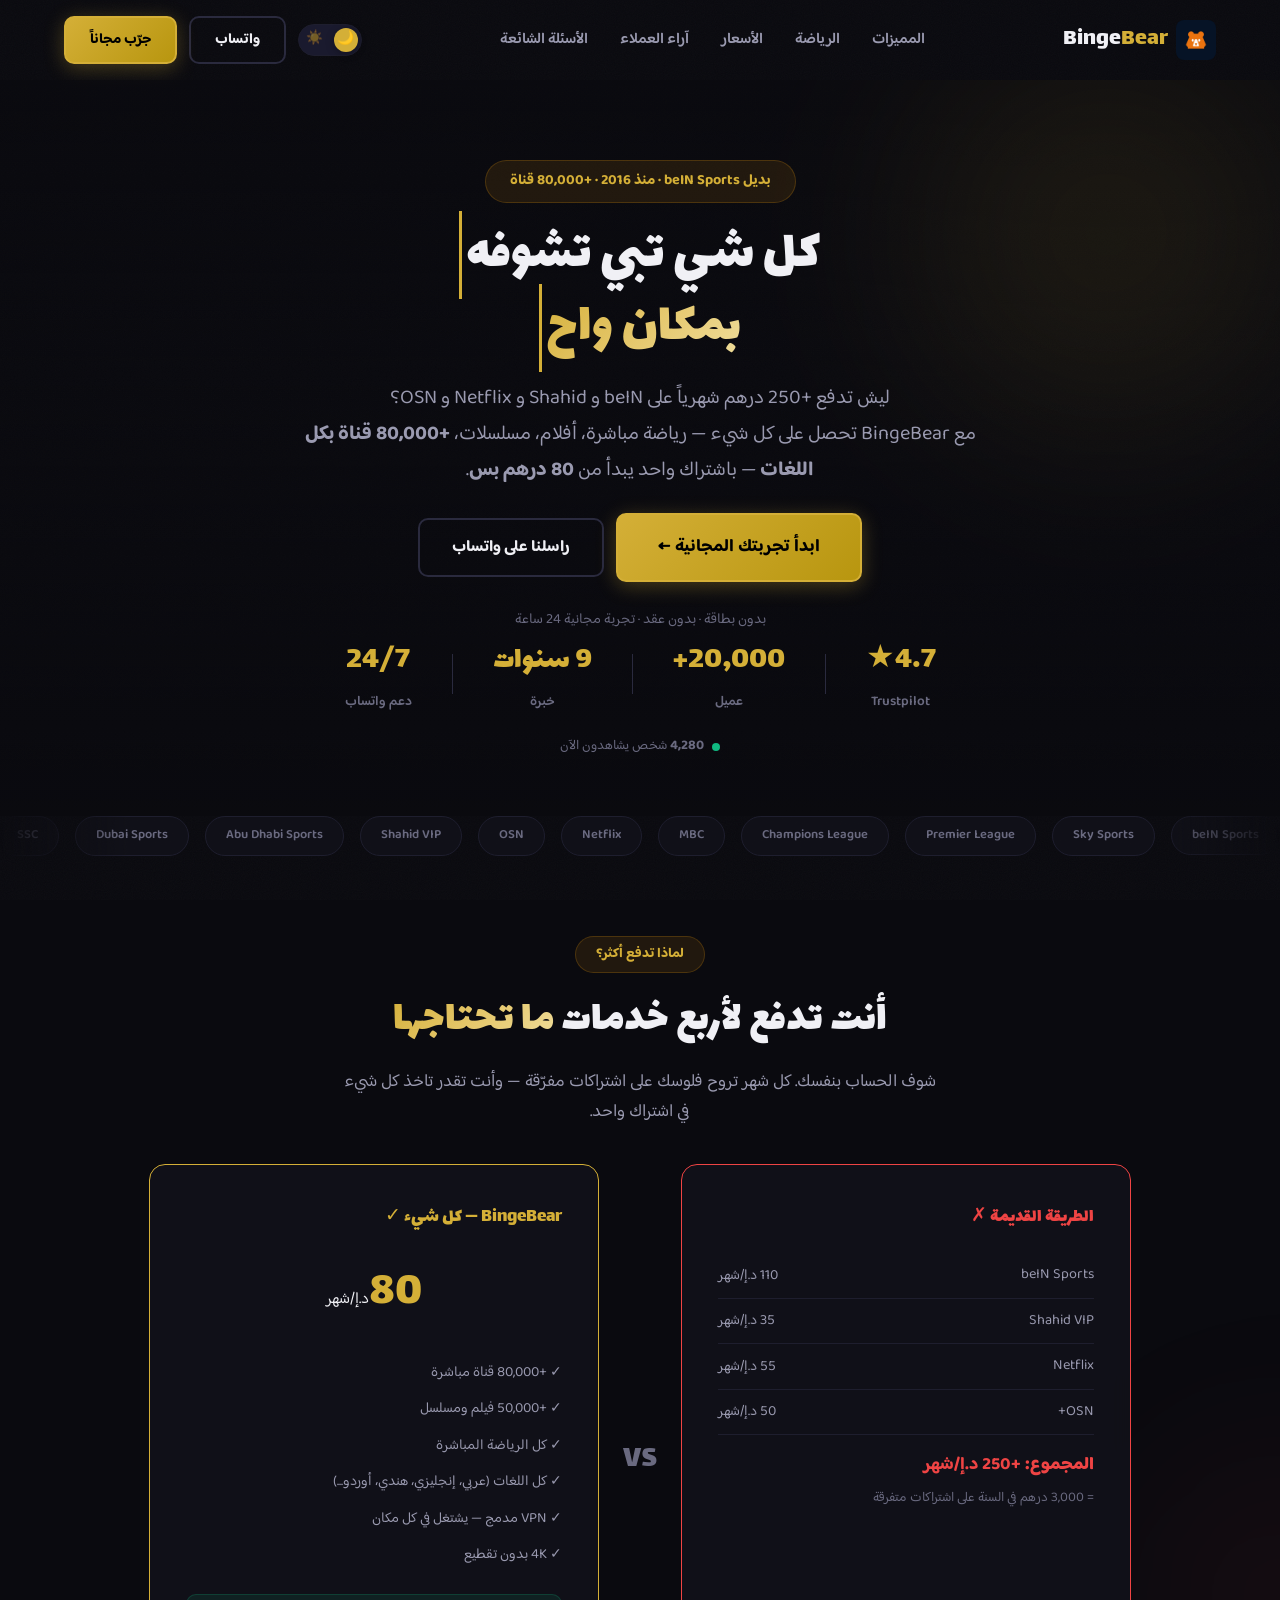
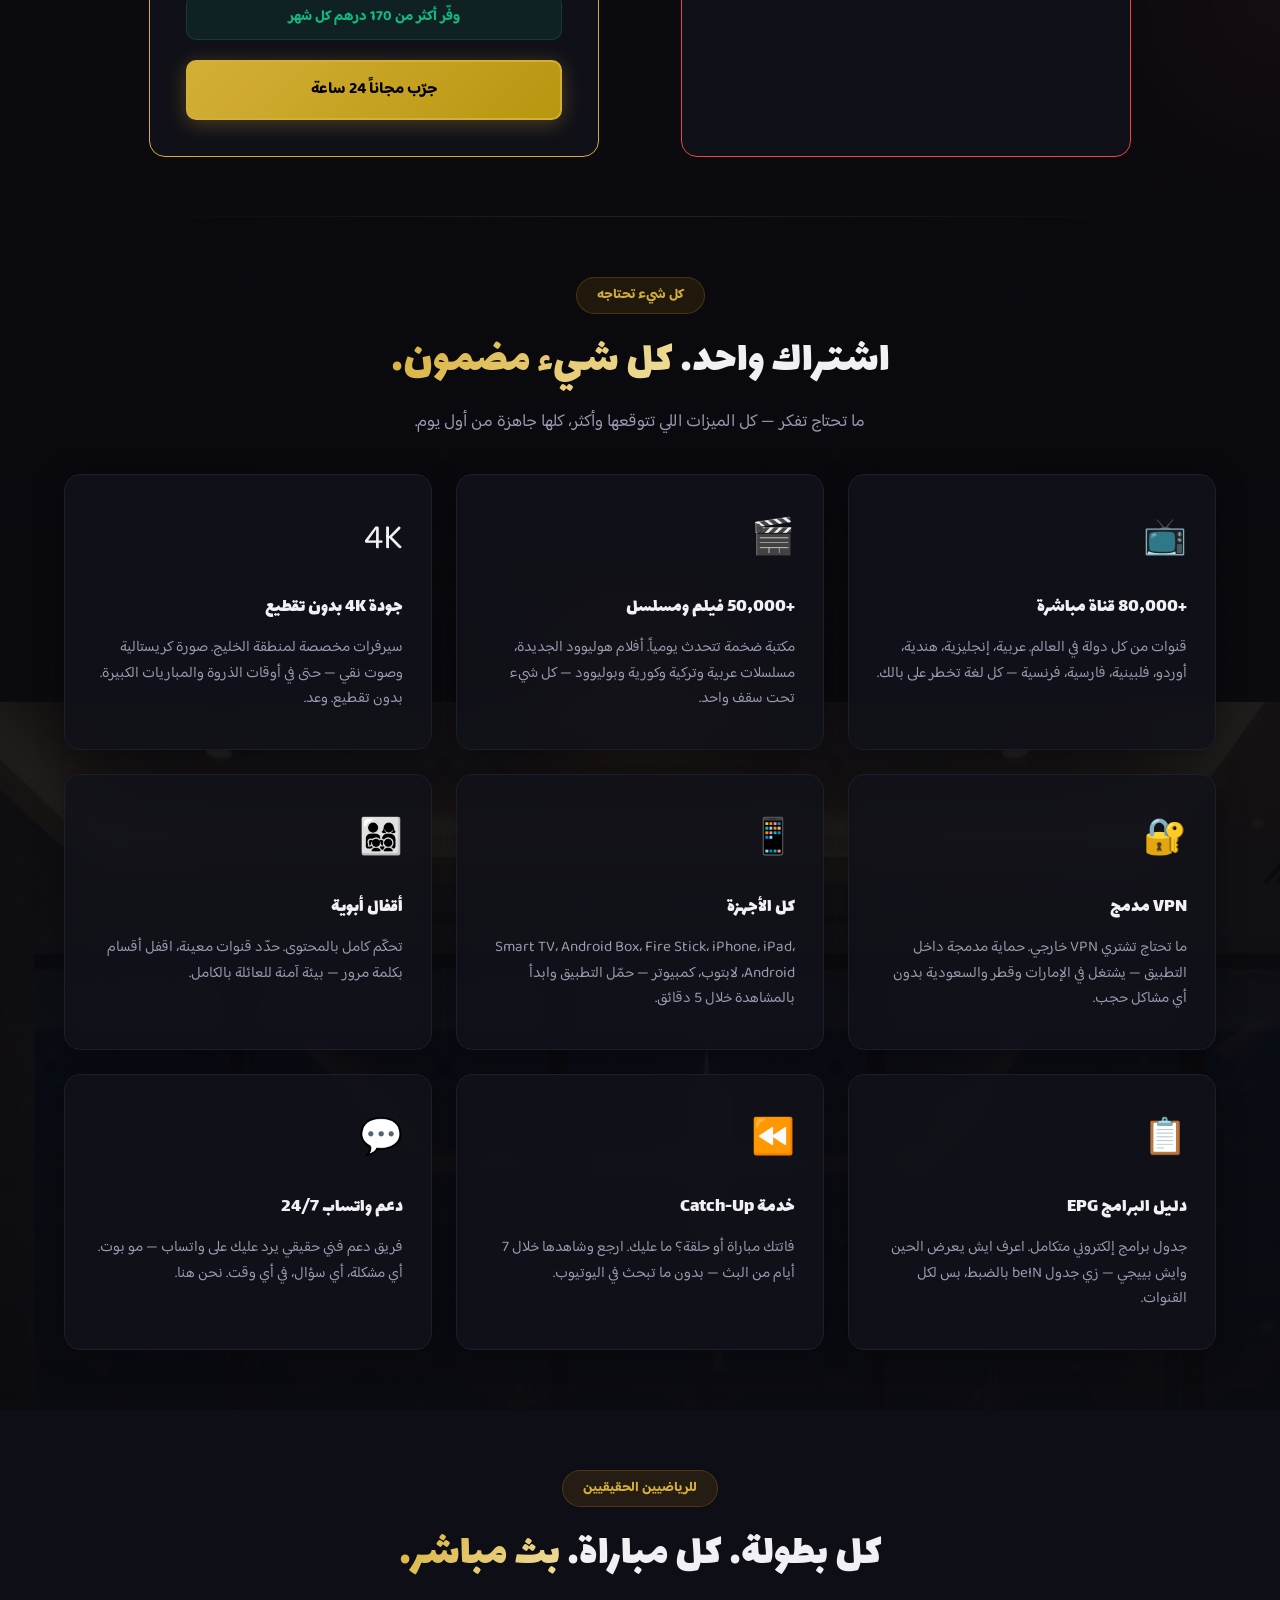
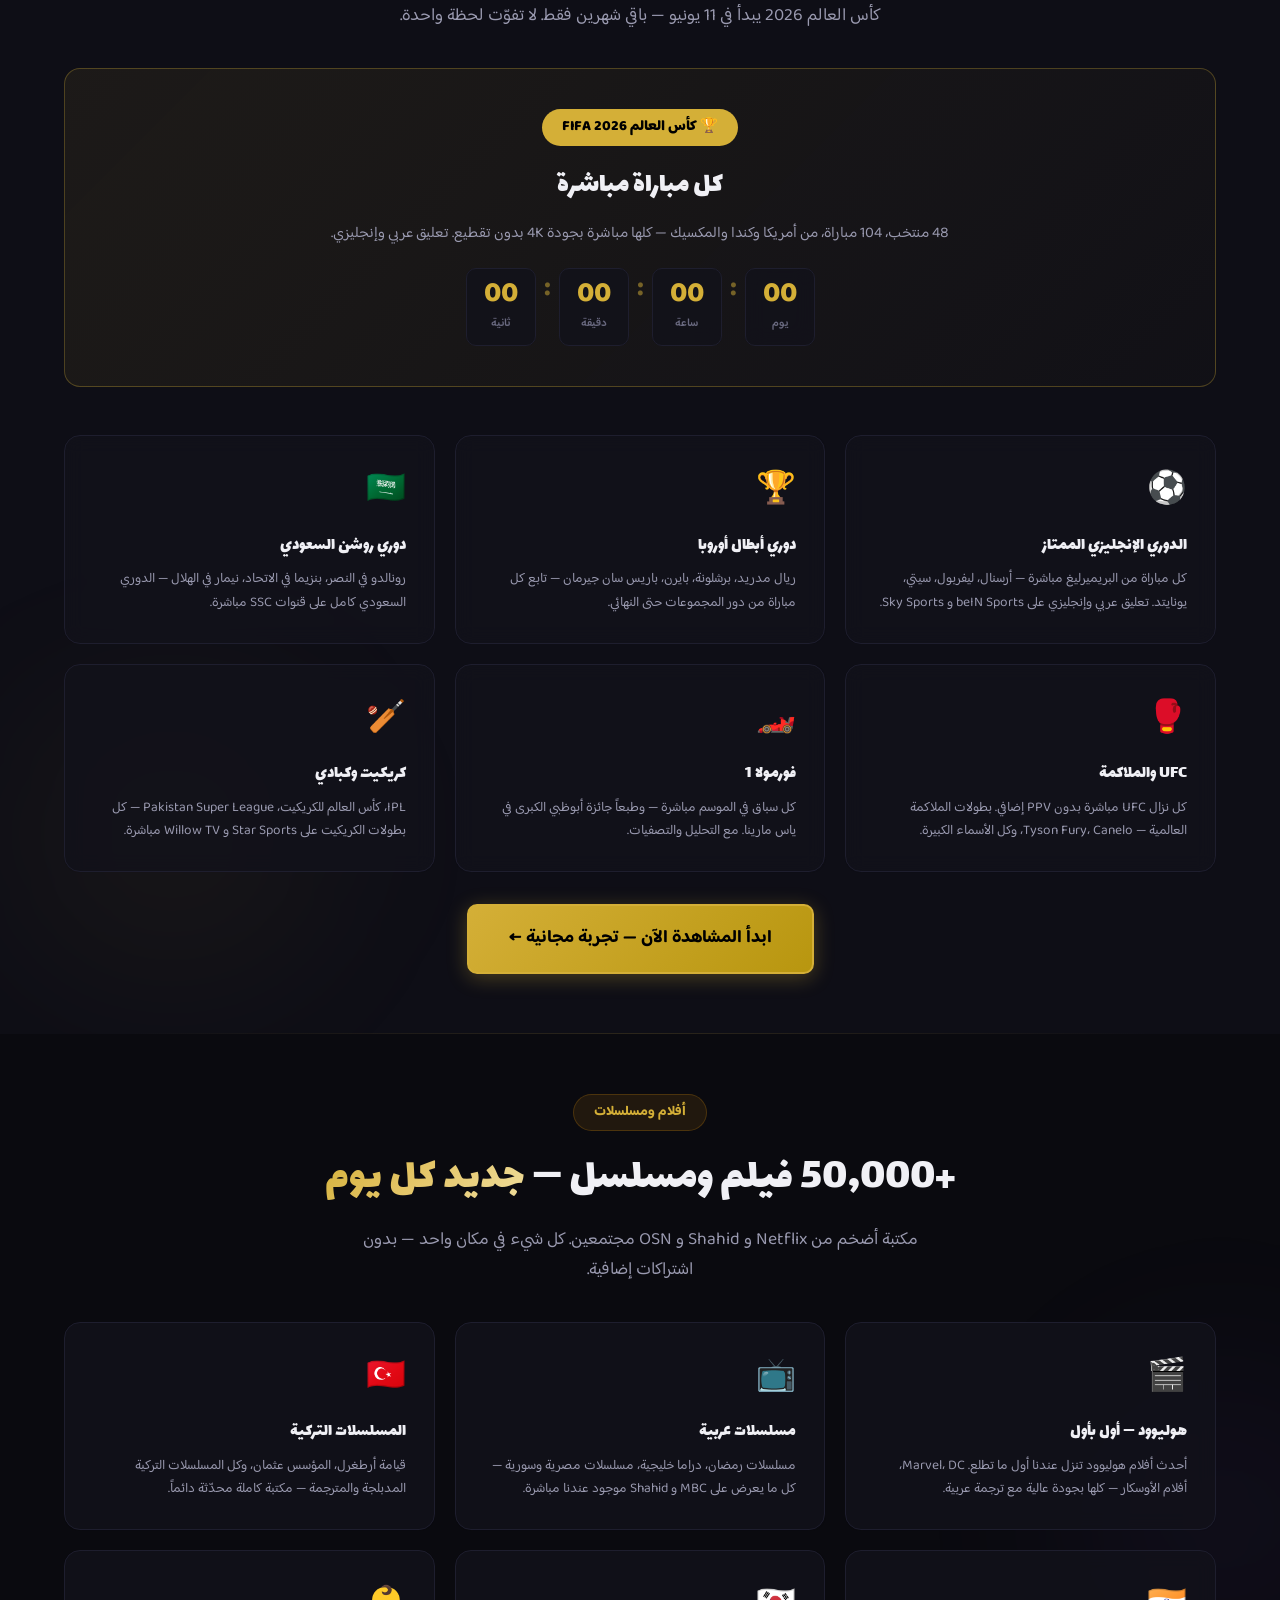
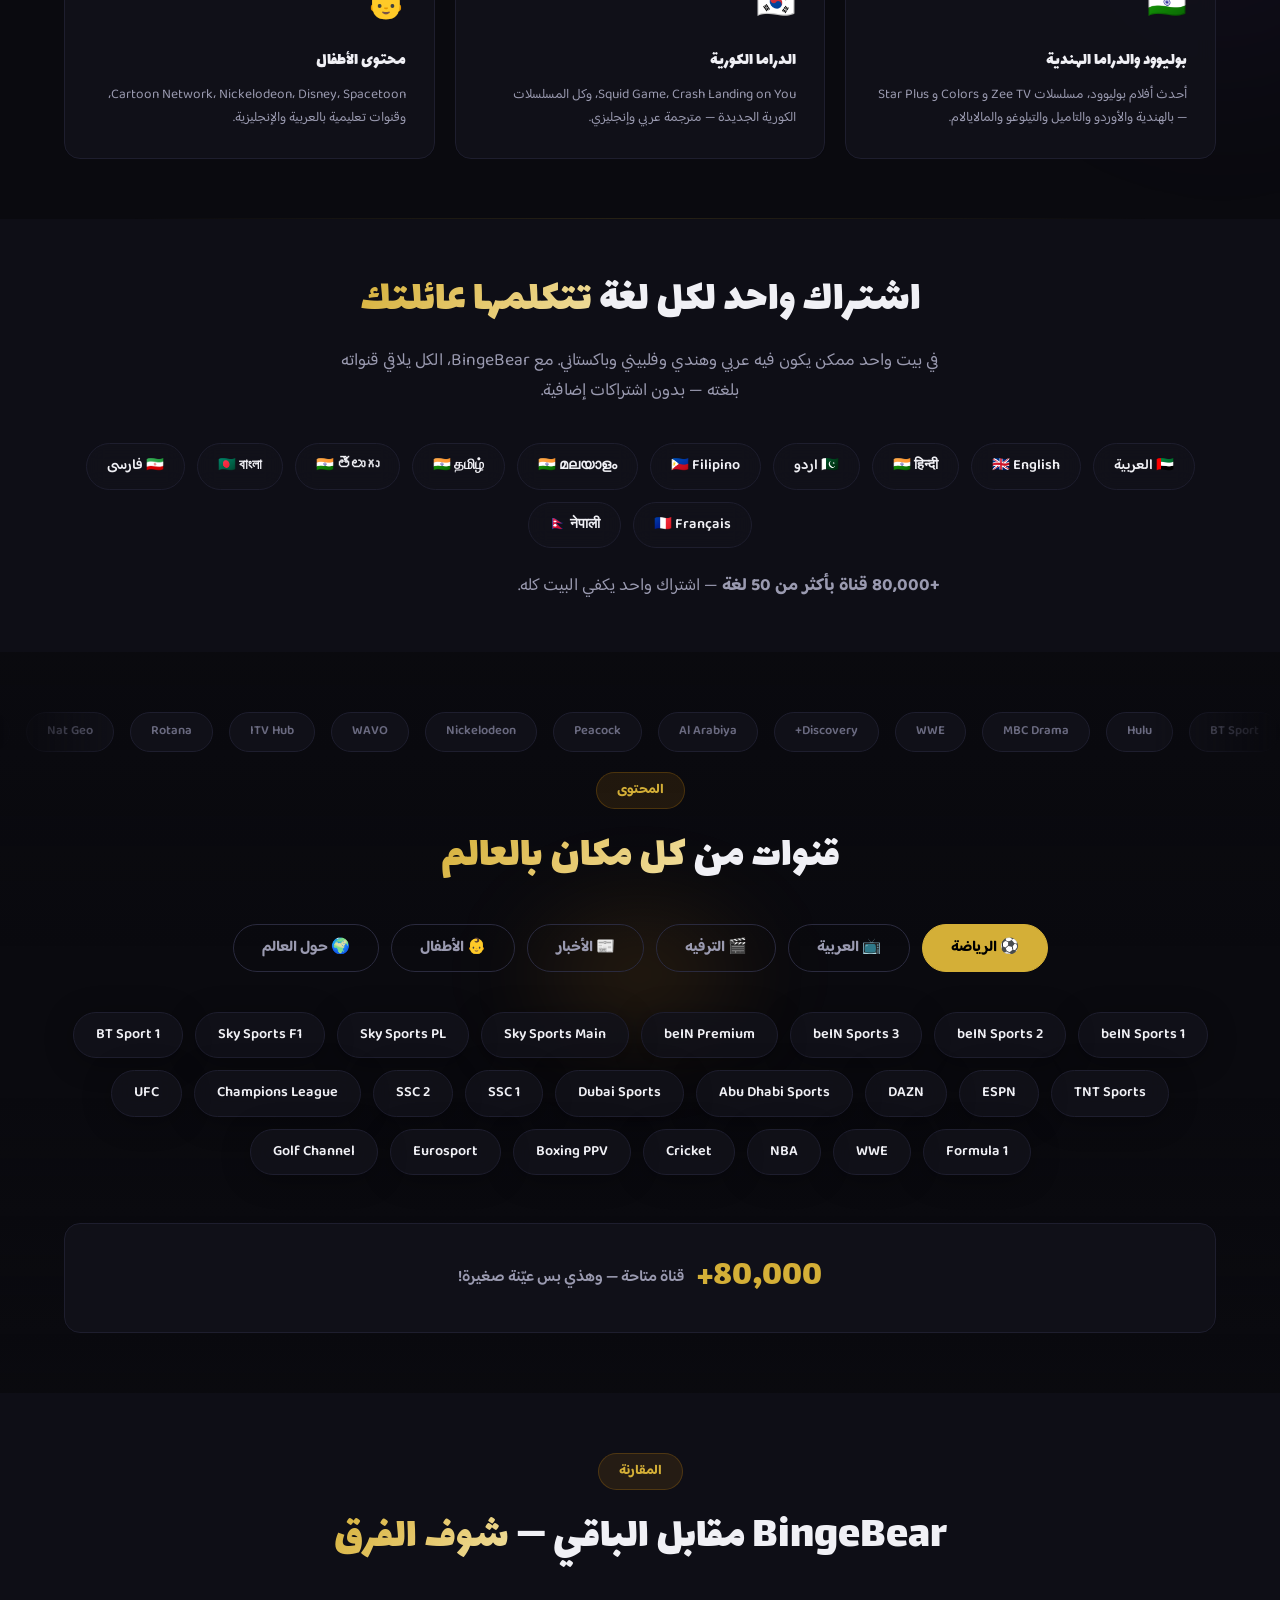
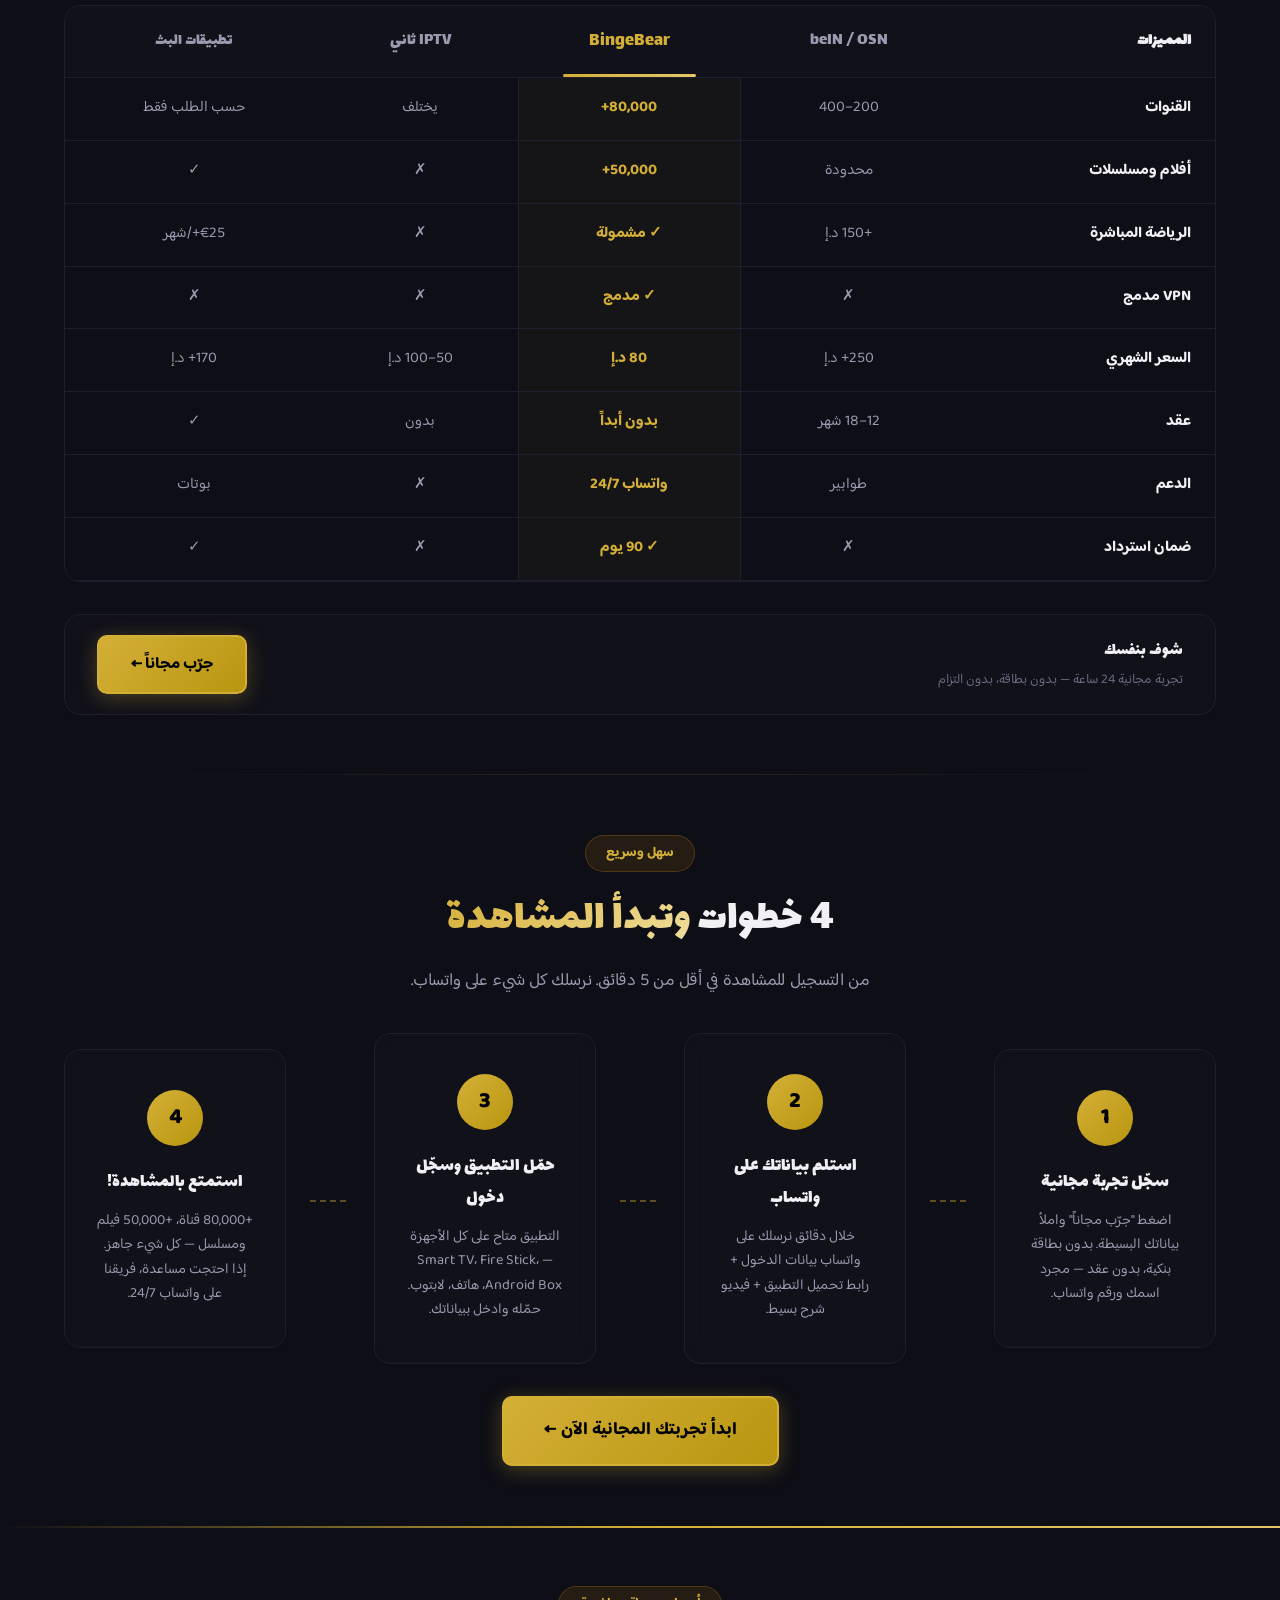
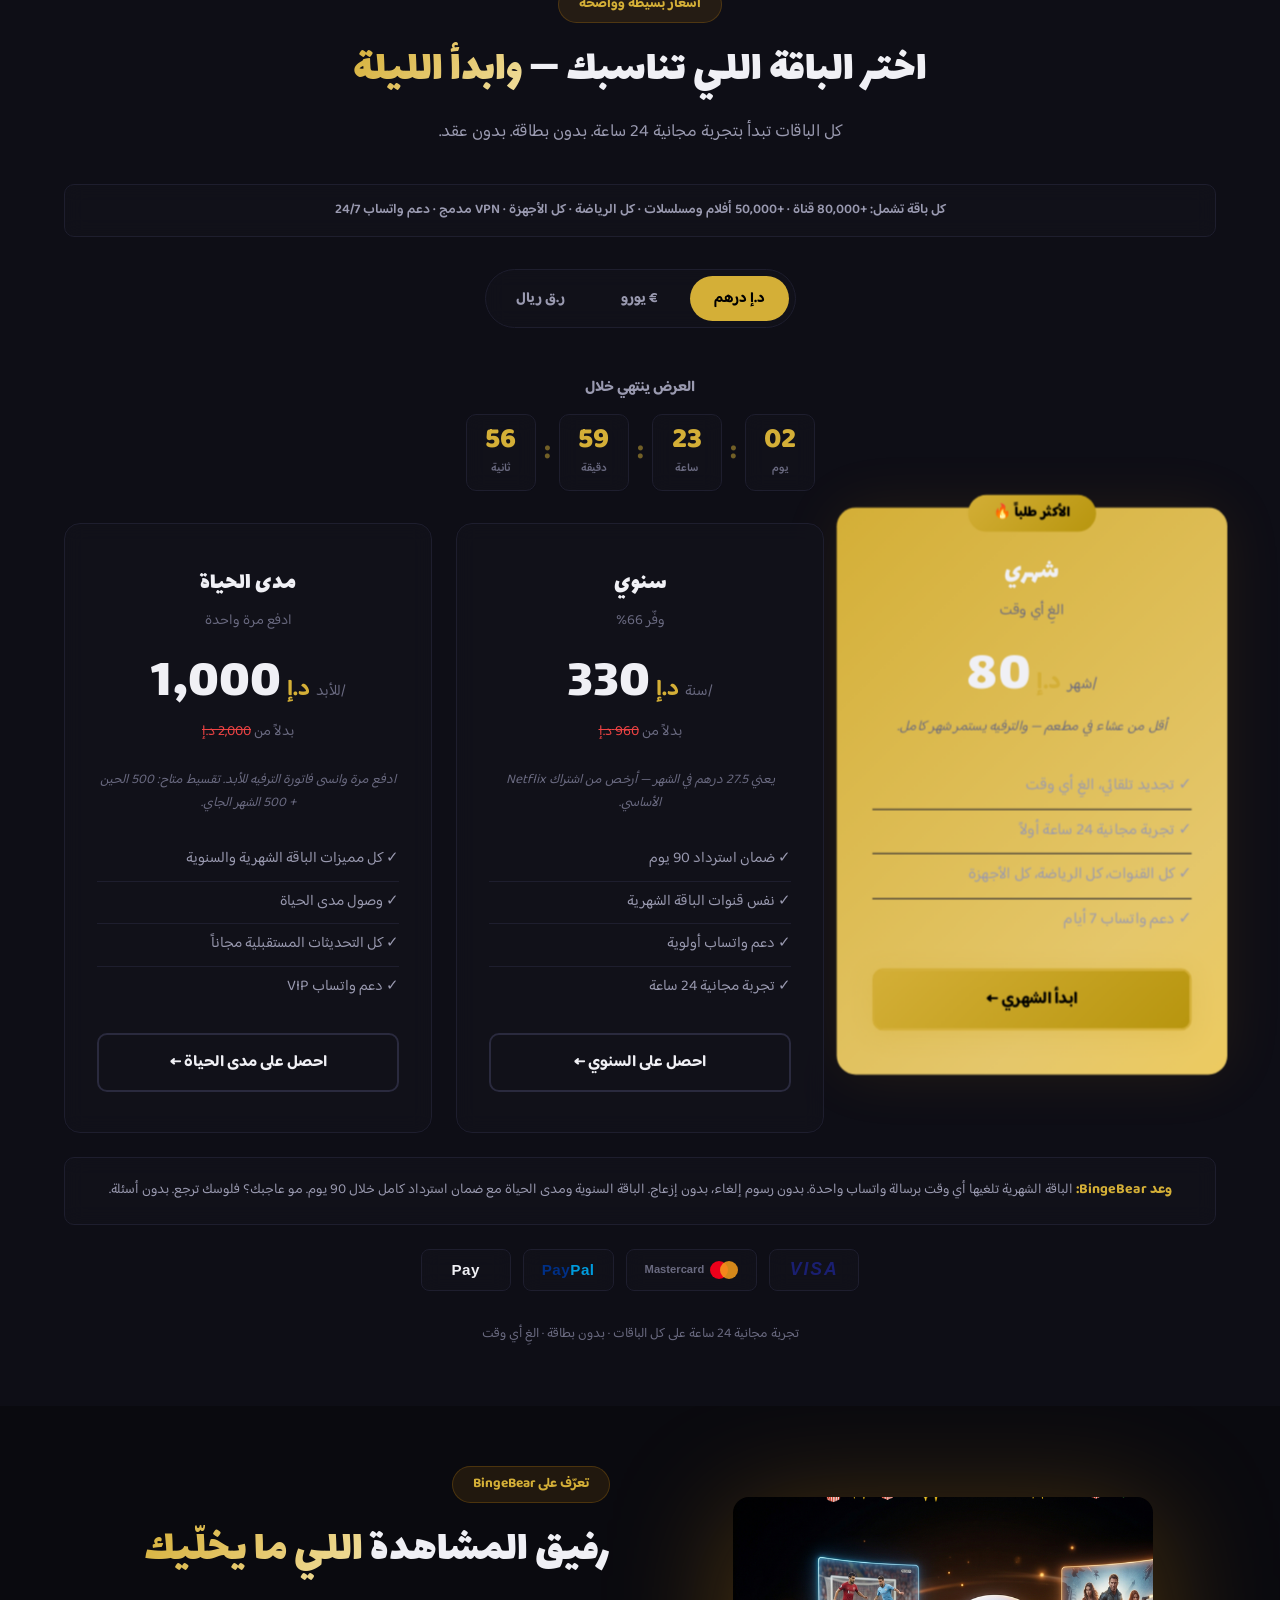
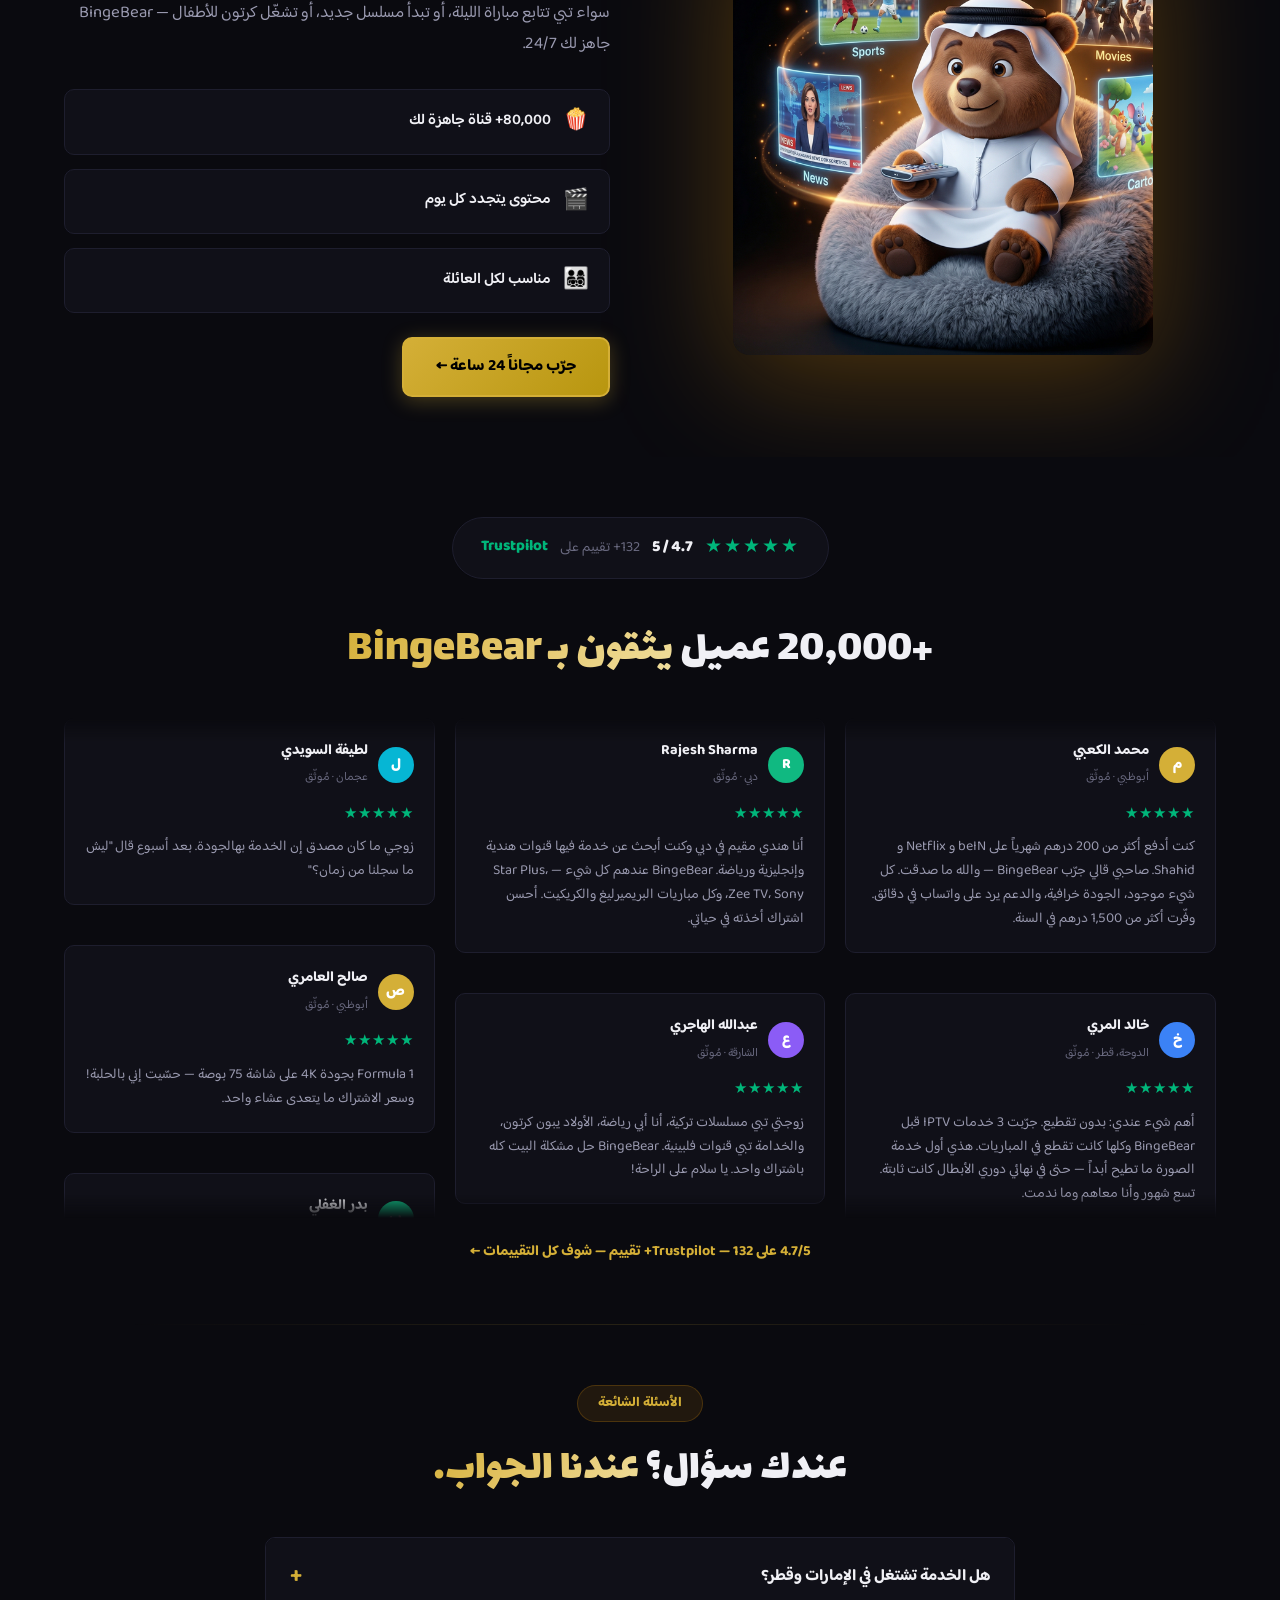
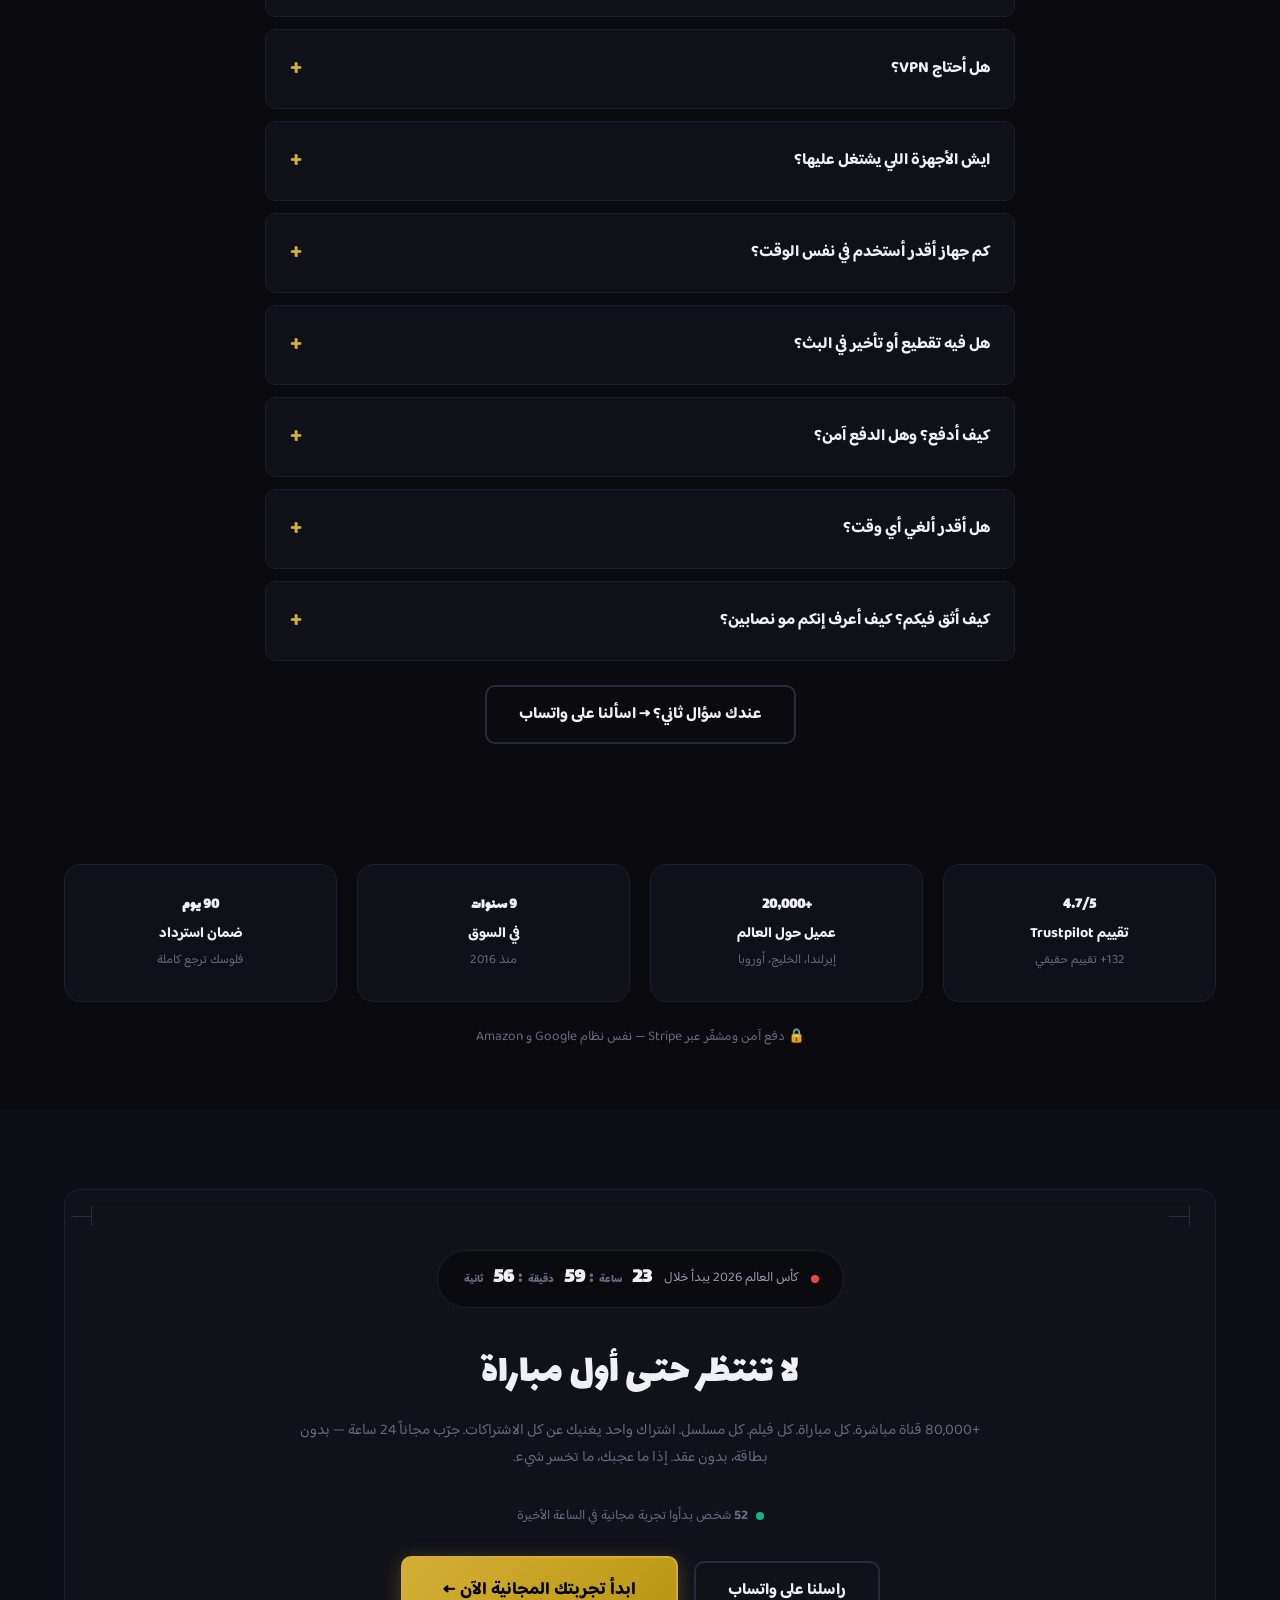
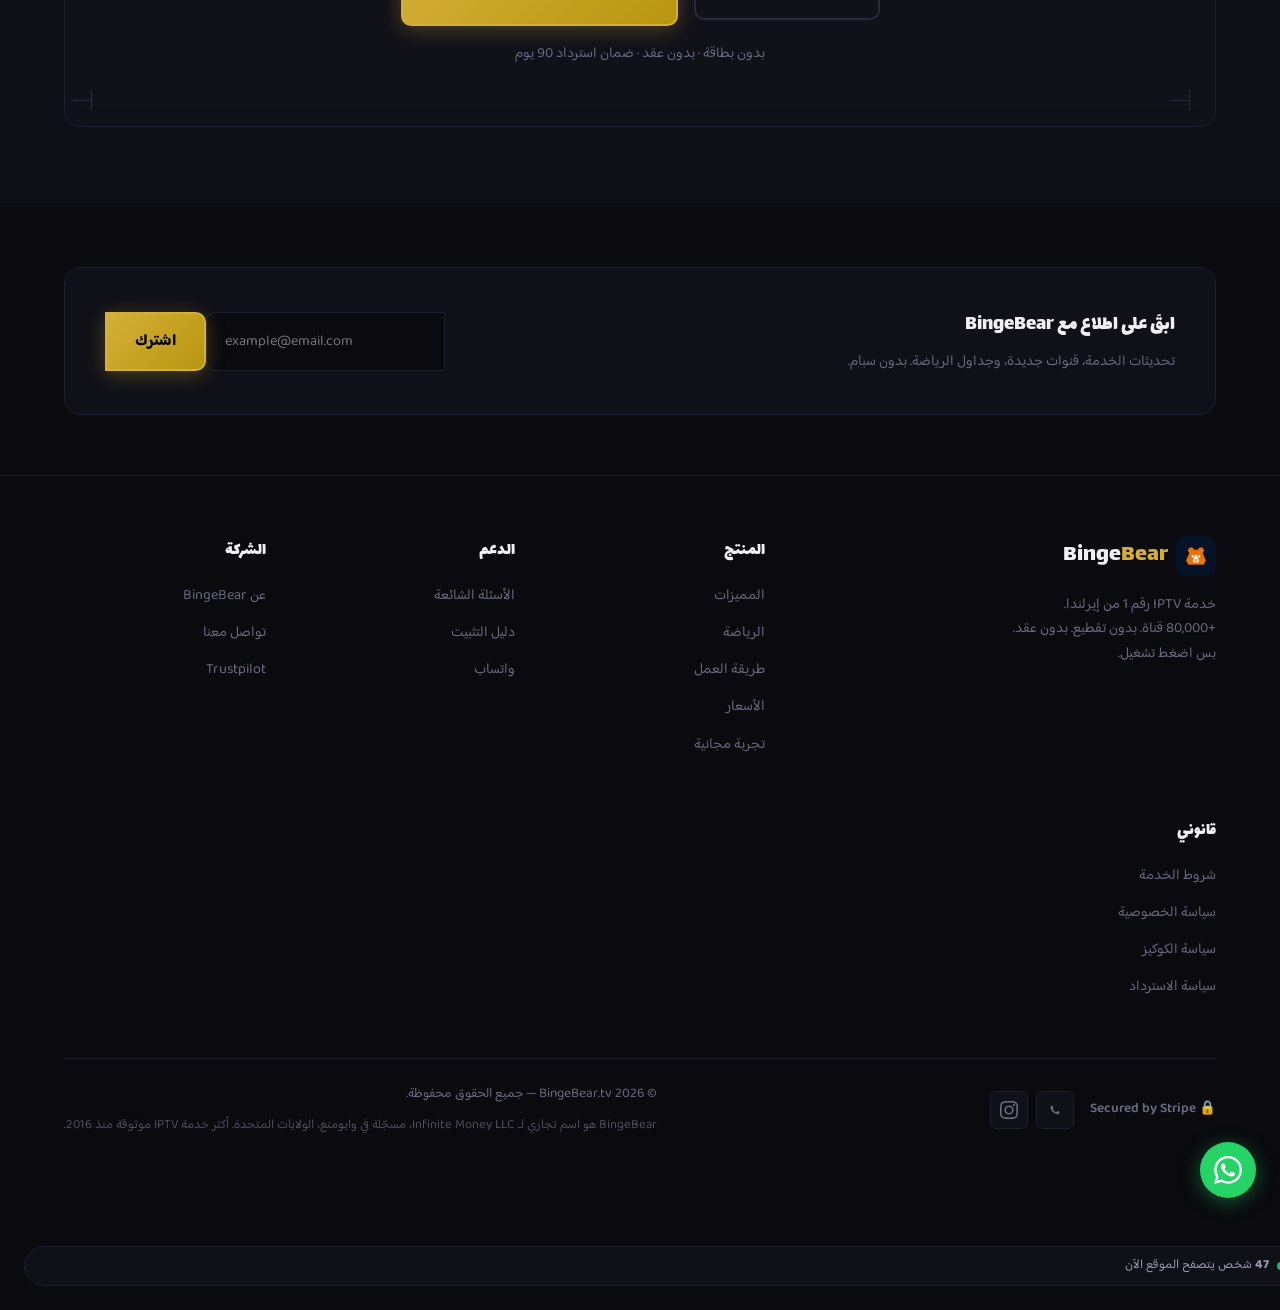
<file: index.html>
<!DOCTYPE html>
<html lang="ar" dir="rtl">
<head>
    <meta charset="UTF-8">
    <meta name="viewport" content="width=device-width, initial-scale=1.0">
    <title>BingeBear — أفضل خدمة IPTV في الإمارات وقطر | +80,000 قناة بدون تقطيع</title>
    <meta name="description" content="BingeBear أفضل بديل لـ beIN Sports في الإمارات وقطر. +80,000 قناة مباشرة، بريميرليغ، دوري أبطال أوروبا، كأس العالم 2026، نتفلكس، أفلام عربية — كل شيء في اشتراك واحد. جرّب مجاناً 24 ساعة.">
    <link rel="icon" href="favicon.ico" type="image/x-icon">
    <link rel="preconnect" href="https://fonts.googleapis.com">
    <link rel="preconnect" href="https://fonts.gstatic.com" crossorigin>
    <link href="https://fonts.googleapis.com/css2?family=Baloo+Bhaijaan+2:wght@400;500;600;700;800&family=Lalezar&family=Readex+Pro:wght@400;500;600;700&display=swap" rel="stylesheet">
    <link rel="stylesheet" href="style.css">
    <meta property="og:title" content="BingeBear — أفضل خدمة IPTV في الإمارات وقطر | +80,000 قناة">
    <meta property="og:description" content="BingeBear أفضل بديل لـ beIN Sports. +80,000 قناة مباشرة، كأس العالم 2026، أفلام ومسلسلات — جرّب مجاناً 24 ساعة.">
    <meta property="og:image" content="assets/bear-cub-popcorn.png">
    <meta property="og:type" content="website">
    <meta property="og:locale" content="ar_AE">
    <meta name="twitter:card" content="summary_large_image">
    <meta name="twitter:title" content="BingeBear — أفضل خدمة IPTV في الإمارات وقطر">
    <meta name="twitter:description" content="+80,000 قناة مباشرة، كأس العالم 2026، أفلام ومسلسلات — جرّب مجاناً.">
    <meta name="twitter:image" content="assets/bear-cub-popcorn.png">
    <meta name="robots" content="index, follow">
    <meta name="author" content="BingeBear">
    <link rel="canonical" href="https://bingebear.tv/ar/">
</head>
<body>

    <!-- LOADING SCREEN -->
    <div class="loading-screen" id="loadingScreen">
        <div class="loading-content">
            <img src="assets/logo.png" alt="BingeBear" class="loading-logo">
            <div class="loading-bar"><div class="loading-fill"></div></div>
        </div>
    </div>

    <!-- NAVBAR -->
    <nav class="navbar" id="navbar">
        <div class="container nav-container">
            <a href="#" class="logo">
                <img src="assets/logo.png" alt="BingeBear" class="logo-img">
                <span class="logo-text">Binge<span class="logo-highlight">Bear</span></span>
            </a>
            <ul class="nav-links" id="navLinks">
                <li><a href="#features">المميزات</a></li>
                <li><a href="#sports">الرياضة</a></li>
                <li><a href="#pricing">الأسعار</a></li>
                <li><a href="#reviews">آراء العملاء</a></li>
                <li><a href="#faq">الأسئلة الشائعة</a></li>
            </ul>
            <div class="nav-actions">
                <div class="theme-switch" id="themeToggle" role="button" aria-label="تبديل الوضع">
                    <span class="switch-icon switch-moon">🌙</span>
                    <span class="switch-icon switch-sun">☀️</span>
                    <div class="switch-knob"></div>
                </div>
                <a href="https://wa.link/qka8yc" target="_blank" class="btn btn-outline btn-nav">واتساب</a>
                <a href="trial.html" class="btn btn-primary btn-nav">جرّب مجاناً</a>
                <button class="menu-toggle" id="menuToggle" aria-label="القائمة">
                    <span></span><span></span><span></span>
                </button>
            </div>
        </div>
    </nav>

    <!-- HERO -->
    <section class="hero" id="hero">
        <div class="hero-video-bg">
            <video autoplay muted loop playsinline><source src="assets/bear-family-tv.mp4" type="video/mp4"></video>
            <div class="hero-video-overlay"></div>
        </div>
        <div class="hero-bg-effects"><div class="hero-glow"></div></div>
        <div class="container hero-container">
            <div class="hero-badge">بديل beIN Sports · منذ 2016 · +80,000 قناة</div>
            <h1 class="hero-title">
                كأس العالم 2026 على بُعد شهرين.<br>
                <span class="gradient-text">كل مباراة. كل قناة. اشتراك واحد.</span>
            </h1>
            <p class="hero-subtitle">
                ليش تدفع +250 درهم شهرياً على beIN و Shahid و Netflix و OSN؟<br>
                مع BingeBear تحصل على كل شيء — رياضة مباشرة، أفلام، مسلسلات، <strong>+80,000 قناة بكل اللغات</strong> — باشتراك واحد يبدأ من <strong>80 درهم بس</strong>.
            </p>
            <div class="hero-cta">
                <a href="trial.html" class="btn btn-primary btn-lg">ابدأ تجربتك المجانية ←</a>
                <a href="https://wa.link/qka8yc" target="_blank" class="btn btn-outline">راسلنا على واتساب</a>
            </div>
            <span class="hero-cta-note">بدون بطاقة · بدون عقد · تجربة مجانية 24 ساعة</span>

            <!-- Trust Bar -->
            <div class="hero-stats">
                <div class="stat"><span class="stat-number">4.7★</span><span class="stat-label">Trustpilot</span></div>
                <div class="stat-divider"></div>
                <div class="stat"><span class="stat-number" data-target="20000">+20,000</span><span class="stat-label">عميل</span></div>
                <div class="stat-divider"></div>
                <div class="stat"><span class="stat-number">9 سنوات</span><span class="stat-label">خبرة</span></div>
                <div class="stat-divider"></div>
                <div class="stat"><span class="stat-number">24/7</span><span class="stat-label">دعم واتساب</span></div>
            </div>

            <!-- Live Counter -->
            <div class="cta-activity" style="margin-top:20px">
                <span class="live-dot"></span>
                <span><strong id="heroLiveCount">4,280</strong> شخص يشاهدون الآن</span>
            </div>
        </div>
    </section>

    <!-- BRAND MARQUEE -->
    <div class="channels-marquee">
        <div class="marquee-track">
            <span>beIN Sports</span><span>Sky Sports</span><span>Premier League</span><span>Champions League</span><span>MBC</span><span>Netflix</span><span>OSN</span><span>Shahid VIP</span><span>Abu Dhabi Sports</span><span>Dubai Sports</span><span>SSC</span><span>Disney+</span><span>HBO Max</span><span>Sony Ten</span><span>Star Sports</span><span>Zee TV</span><span>Colors</span><span>كأس العالم 2026</span><span>+80,000 قناة</span>
            <span>beIN Sports</span><span>Sky Sports</span><span>Premier League</span><span>Champions League</span><span>MBC</span><span>Netflix</span><span>OSN</span><span>Shahid VIP</span><span>Abu Dhabi Sports</span><span>Dubai Sports</span><span>SSC</span><span>Disney+</span><span>HBO Max</span><span>Sony Ten</span><span>Star Sports</span><span>Zee TV</span><span>Colors</span><span>كأس العالم 2026</span><span>+80,000 قناة</span>
        </div>
    </div>

    <!-- PAIN: PRICE COMPARISON -->
    <section class="pain-section" id="pain">
        <div class="container">
            <div class="section-header">
                <span class="section-tag">لماذا تدفع أكثر؟</span>
                <h2 class="section-title">أنت تدفع لأربع خدمات <span class="gradient-text">ما تحتاجها</span></h2>
                <p class="section-desc">شوف الحساب بنفسك. كل شهر تروح فلوسك على اشتراكات مفرّقة — وأنت تقدر تاخذ كل شيء في اشتراك واحد.</p>
            </div>
            <div class="pain-grid">
                <div class="pain-card pain-old reveal-right">
                    <h3>الطريقة القديمة ✗</h3>
                    <ul class="pain-list">
                        <li><span>beIN Sports</span><span>110 د.إ/شهر</span></li>
                        <li><span>Shahid VIP</span><span>35 د.إ/شهر</span></li>
                        <li><span>Netflix</span><span>55 د.إ/شهر</span></li>
                        <li><span>OSN+</span><span>50 د.إ/شهر</span></li>
                    </ul>
                    <div class="pain-total">المجموع: <strong>+250 د.إ/شهر</strong></div>
                    <p class="pain-yearly">= 3,000 درهم في السنة على اشتراكات متفرقة</p>
                </div>
                <div class="pain-vs">VS</div>
                <div class="pain-card pain-new reveal-left">
                    <h3>BingeBear — كل شيء ✓</h3>
                    <div class="pain-price"><span class="pain-amount">80</span><span>د.إ/شهر</span></div>
                    <ul class="pain-features">
                        <li>✓ +80,000 قناة مباشرة</li>
                        <li>✓ +50,000 فيلم ومسلسل</li>
                        <li>✓ كل الرياضة المباشرة</li>
                        <li>✓ كل اللغات (عربي، إنجليزي، هندي، أوردو...)</li>
                        <li>✓ VPN مدمج — يشتغل في كل مكان</li>
                        <li>✓ 4K بدون تقطيع</li>
                    </ul>
                    <div class="pain-saving">وفّر أكثر من 170 درهم كل شهر</div>
                    <a href="trial.html" class="btn btn-primary btn-block">جرّب مجاناً 24 ساعة</a>
                </div>
            </div>
        </div>
    </section>

    <!-- FEATURES -->
    <section class="features section-with-bg" id="features">
        <div class="section-bg-image"><img src="assets/section-bg-livingroom.jpg" alt=""></div>
        <div class="section-bg-overlay"></div>
        <div class="floating-particles"></div>
        <div class="tv-glow-effect"></div>
        <div class="container">
            <div class="section-header">
                <span class="section-tag">كل شيء تحتاجه</span>
                <h2 class="section-title">اشتراك واحد. <span class="gradient-text">كل شيء مضمون.</span></h2>
                <p class="section-desc">ما تحتاج تفكر — كل الميزات اللي تتوقعها وأكثر، كلها جاهزة من أول يوم.</p>
            </div>
            <div class="features-grid">
                <div class="feature-card reveal-right stagger-1"><div class="feature-icon">📺</div><h3>+80,000 قناة مباشرة</h3><p>قنوات من كل دولة في العالم. عربية، إنجليزية، هندية، أوردو، فلبينية، فارسية، فرنسية — كل لغة تخطر على بالك.</p></div>
                <div class="feature-card reveal-left stagger-2"><div class="feature-icon">🎬</div><h3>+50,000 فيلم ومسلسل</h3><p>مكتبة ضخمة تتحدث يومياً. أفلام هوليوود الجديدة، مسلسلات عربية وتركية وكورية وبوليوود — كل شيء تحت سقف واحد.</p></div>
                <div class="feature-card reveal-right stagger-3"><div class="feature-icon">4K</div><h3>جودة 4K بدون تقطيع</h3><p>سيرفرات مخصصة لمنطقة الخليج. صورة كريستالية وصوت نقي — حتى في أوقات الذروة والمباريات الكبيرة. بدون تقطيع. وعد.</p></div>
                <div class="feature-card reveal-left stagger-4"><div class="feature-icon">🔐</div><h3>VPN مدمج</h3><p>ما تحتاج تشتري VPN خارجي. حماية مدمجة داخل التطبيق — يشتغل في الإمارات وقطر والسعودية بدون أي مشاكل حجب.</p></div>
                <div class="feature-card reveal-right stagger-5"><div class="feature-icon">📱</div><h3>كل الأجهزة</h3><p>Smart TV، Android Box، Fire Stick، iPhone، iPad، Android، لابتوب، كمبيوتر — حمّل التطبيق وابدأ بالمشاهدة خلال 5 دقائق.</p></div>
                <div class="feature-card reveal-left stagger-6"><div class="feature-icon">👨‍👩‍👧‍👦</div><h3>أقفال أبوية</h3><p>تحكّم كامل بالمحتوى. حدّد قنوات معينة، اقفل أقسام بكلمة مرور — بيئة آمنة للعائلة بالكامل.</p></div>
                <div class="feature-card reveal-right stagger-1"><div class="feature-icon">📋</div><h3>دليل البرامج EPG</h3><p>جدول برامج إلكتروني متكامل. اعرف ايش يعرض الحين وايش بييجي — زي جدول beIN بالضبط، بس لكل القنوات.</p></div>
                <div class="feature-card reveal-left stagger-2"><div class="feature-icon">⏪</div><h3>خدمة Catch-Up</h3><p>فاتتك مباراة أو حلقة؟ ما عليك. ارجع وشاهدها خلال 7 أيام من البث — بدون ما تبحث في اليوتيوب.</p></div>
                <div class="feature-card reveal-right stagger-3"><div class="feature-icon">💬</div><h3>دعم واتساب 24/7</h3><p>فريق دعم فني حقيقي يرد عليك على واتساب — مو بوت. أي مشكلة، أي سؤال، في أي وقت. نحن هنا.</p></div>
            </div>
        </div>
    </section>

    <!-- SPORTS -->
    <section class="sports-section" id="sports">
        <div class="container">
            <div class="section-header">
                <span class="section-tag">للرياضيين الحقيقيين</span>
                <h2 class="section-title">كل بطولة. كل مباراة. <span class="gradient-text">بث مباشر.</span></h2>
                <p class="section-desc">كأس العالم 2026 يبدأ في 11 يونيو — باقي شهرين فقط. لا تفوّت لحظة واحدة.</p>
            </div>

            <!-- World Cup Banner -->
            <div class="wc-banner reveal">
                <div class="wc-badge">🏆 كأس العالم FIFA 2026</div>
                <h3>كل مباراة مباشرة</h3>
                <p>48 منتخب، 104 مباراة، من أمريكا وكندا والمكسيك — كلها مباشرة بجودة 4K بدون تقطيع. تعليق عربي وإنجليزي.</p>
                <div class="wc-countdown">
                    <div class="countdown-unit"><span id="wcDays">00</span><small>يوم</small></div>
                    <div class="countdown-sep">:</div>
                    <div class="countdown-unit"><span id="wcHours">00</span><small>ساعة</small></div>
                    <div class="countdown-sep">:</div>
                    <div class="countdown-unit"><span id="wcMins">00</span><small>دقيقة</small></div>
                    <div class="countdown-sep">:</div>
                    <div class="countdown-unit"><span id="wcSecs">00</span><small>ثانية</small></div>
                </div>
            </div>

            <div class="sports-grid">
                <div class="sport-card reveal"><span>⚽</span><h4>الدوري الإنجليزي الممتاز</h4><p>كل مباراة من البريميرليغ مباشرة — أرسنال، ليفربول، سيتي، يونايتد. تعليق عربي وإنجليزي على beIN Sports و Sky Sports.</p></div>
                <div class="sport-card reveal"><span>🏆</span><h4>دوري أبطال أوروبا</h4><p>ريال مدريد، برشلونة، بايرن، باريس سان جيرمان — تابع كل مباراة من دور المجموعات حتى النهائي.</p></div>
                <div class="sport-card reveal"><span>🇸🇦</span><h4>دوري روشن السعودي</h4><p>رونالدو في النصر، بنزيما في الاتحاد، نيمار في الهلال — الدوري السعودي كامل على قنوات SSC مباشرة.</p></div>
                <div class="sport-card reveal"><span>🥊</span><h4>UFC والملاكمة</h4><p>كل نزال UFC مباشرة بدون PPV إضافي. بطولات الملاكمة العالمية — Tyson Fury، Canelo، وكل الأسماء الكبيرة.</p></div>
                <div class="sport-card reveal"><span>🏎️</span><h4>فورمولا 1</h4><p>كل سباق في الموسم مباشرة — وطبعاً جائزة أبوظبي الكبرى في ياس مارينا. مع التحليل والتصفيات.</p></div>
                <div class="sport-card reveal"><span>🏏</span><h4>كريكيت وكبادي</h4><p>IPL، كأس العالم للكريكيت، Pakistan Super League — كل بطولات الكريكيت على Star Sports و Willow TV مباشرة.</p></div>
            </div>
            <div style="text-align:center;margin-top:32px"><a href="trial.html" class="btn btn-primary btn-lg">ابدأ المشاهدة الآن — تجربة مجانية ←</a></div>
        </div>
    </section>

    <!-- MOVIES & SERIES -->
    <section class="movies-section" id="movies">
        <div class="container">
            <div class="section-header">
                <span class="section-tag">أفلام ومسلسلات</span>
                <h2 class="section-title">+50,000 فيلم ومسلسل — <span class="gradient-text">جديد كل يوم</span></h2>
                <p class="section-desc">مكتبة أضخم من Netflix و Shahid و OSN مجتمعين. كل شيء في مكان واحد — بدون اشتراكات إضافية.</p>
            </div>
            <div class="movies-grid">
                <div class="movie-card reveal"><span>🎬</span><h4>هوليوود — أول بأول</h4><p>أحدث أفلام هوليوود تنزل عندنا أول ما تطلع. Marvel، DC، أفلام الأوسكار — كلها بجودة عالية مع ترجمة عربية.</p></div>
                <div class="movie-card reveal"><span>📺</span><h4>مسلسلات عربية</h4><p>مسلسلات رمضان، دراما خليجية، مسلسلات مصرية وسورية — كل ما يعرض على MBC و Shahid موجود عندنا مباشرة.</p></div>
                <div class="movie-card reveal"><span>🇹🇷</span><h4>المسلسلات التركية</h4><p>قيامة أرطغرل، المؤسس عثمان، وكل المسلسلات التركية المدبلجة والمترجمة — مكتبة كاملة محدّثة دائماً.</p></div>
                <div class="movie-card reveal"><span>🇮🇳</span><h4>بوليوود والدراما الهندية</h4><p>أحدث أفلام بوليوود، مسلسلات Zee TV و Colors و Star Plus — بالهندية والأوردو والتاميل والتيلوغو والمالايالام.</p></div>
                <div class="movie-card reveal"><span>🇰🇷</span><h4>الدراما الكورية</h4><p>Squid Game، Crash Landing on You، وكل المسلسلات الكورية الجديدة — مترجمة عربي وإنجليزي.</p></div>
                <div class="movie-card reveal"><span>👶</span><h4>محتوى الأطفال</h4><p>Cartoon Network، Nickelodeon، Disney، Spacetoon، وقنوات تعليمية بالعربية والإنجليزية.</p></div>
            </div>
        </div>
    </section>

    <!-- MULTILINGUAL -->
    <section class="multilingual-section" id="languages">
        <div class="container">
            <div class="section-header">
                <h2 class="section-title">اشتراك واحد لكل لغة <span class="gradient-text">تتكلمها عائلتك</span></h2>
                <p class="section-desc">في بيت واحد ممكن يكون فيه عربي وهندي وفلبيني وباكستاني. مع BingeBear، الكل يلاقي قنواته بلغته — بدون اشتراكات إضافية.</p>
            </div>
            <div class="lang-flags">
                <div class="lang-pill">🇦🇪 العربية</div>
                <div class="lang-pill">🇬🇧 English</div>
                <div class="lang-pill">🇮🇳 हिन्दी</div>
                <div class="lang-pill">🇵🇰 اردو</div>
                <div class="lang-pill">🇵🇭 Filipino</div>
                <div class="lang-pill">🇮🇳 മലയാളം</div>
                <div class="lang-pill">🇮🇳 தமிழ்</div>
                <div class="lang-pill">🇮🇳 తెలుగు</div>
                <div class="lang-pill">🇧🇩 বাংলা</div>
                <div class="lang-pill">🇮🇷 فارسی</div>
                <div class="lang-pill">🇫🇷 Français</div>
                <div class="lang-pill">🇳🇵 नेपाली</div>
            </div>
            <p class="section-desc" style="margin-top:24px"><strong>+80,000 قناة بأكثر من 50 لغة</strong> — اشتراك واحد يكفي البيت كله.</p>
        </div>
    </section>

    <!-- CHANNELS -->
    <section class="channels section-with-bg" id="channels">
        <div class="section-bg-image"><img src="assets/channels-bg-bear.jpg" alt=""></div>
        <div class="section-bg-overlay"></div>
        <div class="floating-particles"></div>
        <div class="tv-glow-effect"></div>
        <div class="channels-marquee" style="position:relative;z-index:3"><div class="marquee-track"><span>BT Sport</span><span>Hulu</span><span>MBC Drama</span><span>WWE</span><span>Discovery+</span><span>Al Arabiya</span><span>Peacock</span><span>Nickelodeon</span><span>WAVO</span><span>ITV Hub</span><span>Rotana</span><span>Nat Geo</span><span>LBC</span><span>Channel 4</span><span>NBA</span><span>CBC</span><span>TNT Sports</span><span>BT Sport</span><span>Hulu</span><span>MBC Drama</span><span>WWE</span><span>Discovery+</span><span>Al Arabiya</span><span>Peacock</span><span>Nickelodeon</span><span>WAVO</span><span>ITV Hub</span><span>Rotana</span><span>Nat Geo</span><span>LBC</span><span>Channel 4</span><span>NBA</span><span>CBC</span><span>TNT Sports</span></div></div>
        <div class="container">
            <div class="section-header">
                <span class="section-tag">المحتوى</span>
                <h2 class="section-title">قنوات من <span class="gradient-text">كل مكان بالعالم</span></h2>
            </div>
            <div class="channels-categories">
                <button class="channel-tab active" data-category="sports">⚽ الرياضة</button>
                <button class="channel-tab" data-category="arabic">📺 العربية</button>
                <button class="channel-tab" data-category="entertainment">🎬 الترفيه</button>
                <button class="channel-tab" data-category="news">📰 الأخبار</button>
                <button class="channel-tab" data-category="kids">👶 الأطفال</button>
                <button class="channel-tab" data-category="world">🌍 حول العالم</button>
            </div>
            <div class="channels-showcase">
                <div class="channel-group active" id="sports"><div class="channel-pill">beIN Sports 1</div><div class="channel-pill">beIN Sports 2</div><div class="channel-pill">beIN Sports 3</div><div class="channel-pill">beIN Premium</div><div class="channel-pill">Sky Sports Main</div><div class="channel-pill">Sky Sports PL</div><div class="channel-pill">Sky Sports F1</div><div class="channel-pill">BT Sport 1</div><div class="channel-pill">TNT Sports</div><div class="channel-pill">ESPN</div><div class="channel-pill">DAZN</div><div class="channel-pill">Abu Dhabi Sports</div><div class="channel-pill">Dubai Sports</div><div class="channel-pill">SSC 1</div><div class="channel-pill">SSC 2</div><div class="channel-pill">Champions League</div><div class="channel-pill">UFC</div><div class="channel-pill">Formula 1</div><div class="channel-pill">WWE</div><div class="channel-pill">NBA</div><div class="channel-pill">Cricket</div><div class="channel-pill">Boxing PPV</div><div class="channel-pill">Eurosport</div><div class="channel-pill">Golf Channel</div></div>
                <div class="channel-group" id="arabic"><div class="channel-pill">MBC 1</div><div class="channel-pill">MBC Drama</div><div class="channel-pill">MBC Action</div><div class="channel-pill">MBC Max</div><div class="channel-pill">OSN Movies</div><div class="channel-pill">OSN Series</div><div class="channel-pill">Shahid VIP</div><div class="channel-pill">Rotana Cinema</div><div class="channel-pill">Rotana Khalijia</div><div class="channel-pill">Dubai TV</div><div class="channel-pill">Abu Dhabi TV</div><div class="channel-pill">Sharjah TV</div><div class="channel-pill">Qatar TV</div><div class="channel-pill">Kuwait TV</div><div class="channel-pill">Saudi TV</div><div class="channel-pill">ART Cinema</div><div class="channel-pill">Melody Drama</div><div class="channel-pill">CBC</div><div class="channel-pill">ON E</div><div class="channel-pill">DMC</div></div>
                <div class="channel-group" id="entertainment"><div class="channel-pill">Netflix</div><div class="channel-pill">Disney+</div><div class="channel-pill">HBO Max</div><div class="channel-pill">Prime Video</div><div class="channel-pill">Apple TV+</div><div class="channel-pill">Paramount+</div><div class="channel-pill">Hulu</div><div class="channel-pill">Peacock</div><div class="channel-pill">BBC iPlayer</div><div class="channel-pill">Sky Cinema</div><div class="channel-pill">Crunchyroll</div><div class="channel-pill">Discovery+</div><div class="channel-pill">Nat Geo</div><div class="channel-pill">History</div><div class="channel-pill">Comedy Central</div><div class="channel-pill">MTV</div></div>
                <div class="channel-group" id="news"><div class="channel-pill">Al Jazeera</div><div class="channel-pill">Al Arabiya</div><div class="channel-pill">Sky News Arabia</div><div class="channel-pill">BBC Arabic</div><div class="channel-pill">CNN</div><div class="channel-pill">France 24</div><div class="channel-pill">DW Arabic</div><div class="channel-pill">CNBC Arabia</div><div class="channel-pill">Bloomberg</div><div class="channel-pill">RT Arabic</div><div class="channel-pill">TRT World</div></div>
                <div class="channel-group" id="kids"><div class="channel-pill">Spacetoon</div><div class="channel-pill">Cartoon Network</div><div class="channel-pill">Nickelodeon</div><div class="channel-pill">Disney Channel</div><div class="channel-pill">MBC 3</div><div class="channel-pill">Baraem</div><div class="channel-pill">Karameesh</div><div class="channel-pill">Toyor Al Janah</div><div class="channel-pill">BabyTV</div><div class="channel-pill">CBeebies</div><div class="channel-pill">PBS Kids</div><div class="channel-pill">Boomerang</div></div>
                <div class="channel-group" id="world"><div class="channel-pill">🇮🇳 Star Plus</div><div class="channel-pill">🇮🇳 Zee TV</div><div class="channel-pill">🇮🇳 Colors</div><div class="channel-pill">🇮🇳 Sony TV</div><div class="channel-pill">🇵🇰 ARY Digital</div><div class="channel-pill">🇵🇰 Geo TV</div><div class="channel-pill">🇵🇭 TFC</div><div class="channel-pill">🇹🇷 TRT 1</div><div class="channel-pill">🇹🇷 Star TV</div><div class="channel-pill">🇫🇷 Canal+</div><div class="channel-pill">🇩🇪 ZDF</div><div class="channel-pill">🇪🇸 Antena 3</div><div class="channel-pill">🇰🇷 KBS</div><div class="channel-pill">🇯🇵 NHK</div><div class="channel-pill">🇧🇷 Globo</div></div>
            </div>
            <div class="channels-counter"><span class="counter-number">80,000+</span><span class="counter-label">قناة متاحة — وهذي بس عيّنة صغيرة!</span></div>
        </div>
    </section>

    <!-- COMPARISON TABLE -->
    <section class="comparison" id="compare">
        <div class="container">
            <div class="section-header">
                <span class="section-tag">المقارنة</span>
                <h2 class="section-title">BingeBear مقابل الباقي — <span class="gradient-text">شوف الفرق</span></h2>
            </div>
            <div class="compare-table-wrap">
                <table class="compare-table">
                    <thead><tr><th class="compare-feature">المميزات</th><th>beIN / OSN</th><th class="compare-highlight">BingeBear</th><th>IPTV ثاني</th><th>تطبيقات البث</th></tr></thead>
                    <tbody>
                        <tr><td class="compare-feature">القنوات</td><td>200–400</td><td class="compare-highlight"><strong>80,000+</strong></td><td>يختلف</td><td>حسب الطلب فقط</td></tr>
                        <tr><td class="compare-feature">أفلام ومسلسلات</td><td>محدودة</td><td class="compare-highlight"><strong>50,000+</strong></td><td>✗</td><td>✓</td></tr>
                        <tr><td class="compare-feature">الرياضة المباشرة</td><td>+150 د.إ</td><td class="compare-highlight">✓ مشمولة</td><td>✗</td><td>€25+/شهر</td></tr>
                        <tr><td class="compare-feature">VPN مدمج</td><td>✗</td><td class="compare-highlight"><strong>✓ مدمج</strong></td><td>✗</td><td>✗</td></tr>
                        <tr><td class="compare-feature">السعر الشهري</td><td>250+ د.إ</td><td class="compare-highlight"><strong>80 د.إ</strong></td><td>50–100 د.إ</td><td>170+ د.إ</td></tr>
                        <tr><td class="compare-feature">عقد</td><td>12–18 شهر</td><td class="compare-highlight"><strong>بدون أبداً</strong></td><td>بدون</td><td>✓</td></tr>
                        <tr><td class="compare-feature">الدعم</td><td>طوابير</td><td class="compare-highlight"><strong>واتساب 24/7</strong></td><td>✗</td><td>بوتات</td></tr>
                        <tr><td class="compare-feature">ضمان استرداد</td><td>✗</td><td class="compare-highlight"><strong>✓ 90 يوم</strong></td><td>✗</td><td>✓</td></tr>
                    </tbody>
                </table>
            </div>
            <div class="compare-cta"><div class="compare-cta-text"><strong>شوف بنفسك</strong><span>تجربة مجانية 24 ساعة — بدون بطاقة، بدون التزام</span></div><a href="trial.html" class="btn btn-primary">جرّب مجاناً ←</a></div>
        </div>
    </section>

    <!-- HOW IT WORKS -->
    <section class="how-it-works" id="how">
        <div class="container">
            <div class="section-header">
                <span class="section-tag">سهل وسريع</span>
                <h2 class="section-title">4 خطوات <span class="gradient-text">وتبدأ المشاهدة</span></h2>
                <p class="section-desc">من التسجيل للمشاهدة في أقل من 5 دقائق. نرسلك كل شيء على واتساب.</p>
            </div>
            <div class="steps-grid">
                <div class="step-card reveal"><div class="step-number">1</div><h3>سجّل تجربة مجانية</h3><p>اضغط "جرّب مجاناً" واملأ بياناتك البسيطة. بدون بطاقة بنكية، بدون عقد — مجرد اسمك ورقم واتساب.</p></div>
                <div class="step-connector"><svg width="40" height="2" viewBox="0 0 40 2"><line x1="0" y1="1" x2="40" y2="1" stroke="var(--primary)" stroke-width="2" stroke-dasharray="6,4"/></svg></div>
                <div class="step-card reveal"><div class="step-number">2</div><h3>استلم بياناتك على واتساب</h3><p>خلال دقائق نرسلك على واتساب بيانات الدخول + رابط تحميل التطبيق + فيديو شرح بسيط.</p></div>
                <div class="step-connector"><svg width="40" height="2" viewBox="0 0 40 2"><line x1="0" y1="1" x2="40" y2="1" stroke="var(--primary)" stroke-width="2" stroke-dasharray="6,4"/></svg></div>
                <div class="step-card reveal"><div class="step-number">3</div><h3>حمّل التطبيق وسجّل دخول</h3><p>التطبيق متاح على كل الأجهزة — Smart TV، Fire Stick، Android Box، هاتف، لابتوب. حمّله وادخل ببياناتك.</p></div>
                <div class="step-connector"><svg width="40" height="2" viewBox="0 0 40 2"><line x1="0" y1="1" x2="40" y2="1" stroke="var(--primary)" stroke-width="2" stroke-dasharray="6,4"/></svg></div>
                <div class="step-card reveal"><div class="step-number">4</div><h3>استمتع بالمشاهدة!</h3><p>+80,000 قناة، +50,000 فيلم ومسلسل — كل شيء جاهز. إذا احتجت مساعدة، فريقنا على واتساب 24/7.</p></div>
            </div>
            <div style="text-align:center;margin-top:32px"><a href="trial.html" class="btn btn-primary btn-lg">ابدأ تجربتك المجانية الآن ←</a></div>
        </div>
    </section>

    <!-- PRICING -->
    <section class="pricing" id="pricing">
        <div class="container">
            <div class="section-header">
                <span class="section-tag">أسعار بسيطة وواضحة</span>
                <h2 class="section-title">اختر الباقة اللي تناسبك — <span class="gradient-text">وابدأ الليلة</span></h2>
                <p class="section-desc">كل الباقات تبدأ بتجربة مجانية 24 ساعة. بدون بطاقة. بدون عقد.</p>
            </div>

            <!-- Universal features -->
            <div class="pricing-universal">كل باقة تشمل: +80,000 قناة · +50,000 أفلام ومسلسلات · كل الرياضة · كل الأجهزة · VPN مدمج · دعم واتساب 24/7</div>

            <!-- Currency Toggle -->
            <div class="currency-toggle">
                <button class="currency-btn active" data-currency="aed">د.إ درهم</button>
                <button class="currency-btn" data-currency="eur">€ يورو</button>
                <button class="currency-btn" data-currency="qar">ر.ق ريال</button>
            </div>

            <div class="pricing-countdown">
                <span class="countdown-label">العرض ينتهي خلال</span>
                <div class="countdown-timer" id="countdownTimer">
                    <div class="countdown-unit"><span id="cdDays">00</span><small>يوم</small></div><div class="countdown-sep">:</div>
                    <div class="countdown-unit"><span id="cdHours">00</span><small>ساعة</small></div><div class="countdown-sep">:</div>
                    <div class="countdown-unit"><span id="cdMins">00</span><small>دقيقة</small></div><div class="countdown-sep">:</div>
                    <div class="countdown-unit"><span id="cdSecs">00</span><small>ثانية</small></div>
                </div>
            </div>

            <div class="pricing-grid">
                <!-- Monthly -->
                <div class="pricing-card pricing-popular reveal-scale stagger-1">
                    <div class="popular-badge">الأكثر طلباً 🔥</div>
                    <div class="pricing-header"><h3>شهري</h3><p class="pricing-sub">الغِ أي وقت</p></div>
                    <div class="pricing-amount"><span class="price" data-aed="80" data-eur="20" data-qar="80">80</span><span class="currency-symbol" data-aed="د.إ" data-eur="€" data-qar="ر.ق">د.إ</span><span class="pricing-period">/شهر</span></div>
                    <p class="pricing-anchor">أقل من عشاء في مطعم — والترفيه يستمر شهر كامل.</p>
                    <ul class="pricing-features"><li>✓ تجديد تلقائي، الغِ أي وقت</li><li>✓ تجربة مجانية 24 ساعة أولاً</li><li>✓ كل القنوات، كل الرياضة، كل الأجهزة</li><li>✓ دعم واتساب 7 أيام</li></ul>
                    <a href="trial.html" class="btn btn-primary btn-block">ابدأ الشهري ←</a>
                </div>
                <!-- Yearly -->
                <div class="pricing-card reveal-scale stagger-2">
                    <div class="pricing-header"><h3>سنوي</h3><p class="pricing-sub">وفّر 66%</p></div>
                    <div class="pricing-amount"><span class="price" data-aed="330" data-eur="80" data-qar="320">330</span><span class="currency-symbol" data-aed="د.إ" data-eur="€" data-qar="ر.ق">د.إ</span><span class="pricing-period">/سنة</span></div>
                    <div class="pricing-original">بدلاً من <del><span class="original-price" data-aed="960" data-eur="240" data-qar="960">960</span> <span class="original-currency" data-aed="د.إ" data-eur="€" data-qar="ر.ق">د.إ</span></del></div>
                    <p class="pricing-anchor">يعني 27.5 درهم في الشهر — أرخص من اشتراك Netflix الأساسي.</p>
                    <ul class="pricing-features"><li>✓ ضمان استرداد 90 يوم</li><li>✓ نفس قنوات الباقة الشهرية</li><li>✓ دعم واتساب أولوية</li><li>✓ تجربة مجانية 24 ساعة</li></ul>
                    <a href="trial.html" class="btn btn-outline btn-block">احصل على السنوي ←</a>
                </div>
                <!-- Lifetime -->
                <div class="pricing-card reveal-scale stagger-3">
                    <div class="pricing-header"><h3>مدى الحياة</h3><p class="pricing-sub">ادفع مرة واحدة</p></div>
                    <div class="pricing-amount"><span class="price" data-aed="1000" data-eur="250" data-qar="1000">1,000</span><span class="currency-symbol" data-aed="د.إ" data-eur="€" data-qar="ر.ق">د.إ</span><span class="pricing-period">/للأبد</span></div>
                    <div class="pricing-original">بدلاً من <del><span class="original-price" data-aed="2000" data-eur="500" data-qar="2000">2,000</span> <span class="original-currency" data-aed="د.إ" data-eur="€" data-qar="ر.ق">د.إ</span></del></div>
                    <p class="pricing-anchor">ادفع مرة وانسى فاتورة الترفيه للأبد. تقسيط متاح: 500 الحين + 500 الشهر الجاي.</p>
                    <ul class="pricing-features"><li>✓ كل مميزات الباقة الشهرية والسنوية</li><li>✓ وصول مدى الحياة</li><li>✓ كل التحديثات المستقبلية مجاناً</li><li>✓ دعم واتساب VIP</li></ul>
                    <a href="trial.html" class="btn btn-outline btn-block">احصل على مدى الحياة ←</a>
                </div>
            </div>

            <!-- Guarantee -->
            <div class="pricing-guarantee">
                <strong>وعد BingeBear:</strong> الباقة الشهرية تلغيها أي وقت برسالة واتساب واحدة. بدون رسوم إلغاء، بدون إزعاج. الباقة السنوية ومدى الحياة مع ضمان استرداد كامل خلال 90 يوم. مو عاجبك؟ فلوسك ترجع. بدون أسئلة.
            </div>

            <div class="payment-methods">
                <div class="payment-icon payment-visa"><span class="pay-logo">VISA</span></div>
                <div class="payment-icon payment-mc"><span class="mc-circles"><span class="mc-red"></span><span class="mc-yellow"></span></span><span class="pay-label">Mastercard</span></div>
                <div class="payment-icon payment-paypal"><span class="pay-logo"><span style="color:#003087">Pay</span><span style="color:#009cde">Pal</span></span></div>
                <div class="payment-icon payment-apple"><span class="pay-logo"> Pay</span></div>
            </div>
            <p class="pricing-note">تجربة مجانية 24 ساعة على كل الباقات · بدون بطاقة · الغِ أي وقت</p>
        </div>
    </section>

    <!-- MASCOT -->
    <section class="mascot-section">
        <div class="container">
            <div class="showcase-split">
                <div class="mascot-showcase reveal"><div class="mascot-wrapper"><img src="assets/bear-cub-popcorn.png" alt="BingeBear Mascot" class="mascot-img"><div class="popcorn-rain" id="popcornRain"></div></div></div>
                <div class="showcase-text reveal">
                    <span class="section-tag">تعرّف على BingeBear</span>
                    <h2 class="section-title">رفيق المشاهدة <span class="gradient-text">اللي ما يخلّيك</span></h2>
                    <p>سواء تبي تتابع مباراة الليلة، أو تبدأ مسلسل جديد، أو تشغّل كرتون للأطفال — BingeBear جاهز لك 24/7.</p>
                    <div class="mascot-highlights">
                        <div class="mascot-highlight"><span>🍿</span><span>80,000+ قناة جاهزة لك</span></div>
                        <div class="mascot-highlight"><span>🎬</span><span>محتوى يتجدد كل يوم</span></div>
                        <div class="mascot-highlight"><span>👨‍👩‍👧‍👦</span><span>مناسب لكل العائلة</span></div>
                    </div>
                    <a href="trial.html" class="btn btn-primary" style="margin-top:24px">جرّب مجاناً 24 ساعة ←</a>
                </div>
            </div>
        </div>
    </section>

    <!-- REVIEWS -->
    <section class="reviews" id="reviews">
        <div class="container">
            <div class="tp-header">
                <div class="tp-stars">★★★★★</div><span class="tp-score">4.7 / 5</span><span class="tp-count">132+ تقييم على</span><span class="tp-brand">Trustpilot</span>
            </div>
            <div class="section-header">
                <h2 class="section-title">+20,000 عميل <span class="gradient-text">يثقون بـ BingeBear</span></h2>
            </div>
            <div class="reviews-wall" id="reviewsWall">
                <div class="reviews-col">
                    <div class="rw-card"><div class="rw-top"><div class="rw-avatar" style="background:#D4AF37">م</div><div><strong>محمد الكعبي</strong><span>أبوظبي · مُوثّق</span></div></div><div class="rw-stars">★★★★★</div><p>كنت أدفع أكثر من 200 درهم شهرياً على beIN و Netflix و Shahid. صاحبي قالي جرّب BingeBear — والله ما صدقت. كل شيء موجود، الجودة خرافية، والدعم يرد على واتساب في دقائق. وفّرت أكثر من 1,500 درهم في السنة.</p></div>
                    <div class="rw-card"><div class="rw-top"><div class="rw-avatar" style="background:#3B82F6">خ</div><div><strong>خالد المري</strong><span>الدوحة، قطر · مُوثّق</span></div></div><div class="rw-stars">★★★★★</div><p>أهم شيء عندي: بدون تقطيع. جرّبت 3 خدمات IPTV قبل BingeBear وكلها كانت تقطع في المباريات. هذي أول خدمة الصورة ما تطيح أبداً — حتى في نهائي دوري الأبطال كانت ثابتة. تسع شهور وأنا معاهم وما ندمت.</p></div>
                    <div class="rw-card"><div class="rw-top"><div class="rw-avatar" style="background:#EF4444">أ</div><div><strong>أحمد حسن</strong><span>دبي · مصري مقيم · مُوثّق</span></div></div><div class="rw-stars">★★★★★</div><p>كنت خايف يكون نصب زي الخدمات الثانية. بس لما شفت إنهم موجودين من 9 سنوات وعندهم 20,000 عميل وTrustpilot 4.7 — قلت أجرب. التجربة المجانية أقنعتني من أول يوم. أخذت الباقة السنوية وما ندمت.</p></div>
                    <div class="rw-card"><div class="rw-top"><div class="rw-avatar" style="background:#D4AF37">م</div><div><strong>محمد الكعبي</strong><span>أبوظبي · مُوثّق</span></div></div><div class="rw-stars">★★★★★</div><p>كنت أدفع أكثر من 200 درهم شهرياً على beIN و Netflix و Shahid. صاحبي قالي جرّب BingeBear — والله ما صدقت. وفّرت أكثر من 1,500 درهم في السنة.</p></div>
                    <div class="rw-card"><div class="rw-top"><div class="rw-avatar" style="background:#3B82F6">خ</div><div><strong>خالد المري</strong><span>الدوحة، قطر · مُوثّق</span></div></div><div class="rw-stars">★★★★★</div><p>أهم شيء عندي: بدون تقطيع. تسع شهور وأنا معاهم وما ندمت.</p></div>
                    <div class="rw-card"><div class="rw-top"><div class="rw-avatar" style="background:#EF4444">أ</div><div><strong>أحمد حسن</strong><span>دبي · مصري مقيم · مُوثّق</span></div></div><div class="rw-stars">★★★★★</div><p>التجربة المجانية أقنعتني من أول يوم. أخذت الباقة السنوية وما ندمت.</p></div>
                </div>
                <div class="reviews-col">
                    <div class="rw-card"><div class="rw-top"><div class="rw-avatar" style="background:#10B981">R</div><div><strong>Rajesh Sharma</strong><span>دبي · مُوثّق</span></div></div><div class="rw-stars">★★★★★</div><p>أنا هندي مقيم في دبي وكنت أبحث عن خدمة فيها قنوات هندية وإنجليزية ورياضة. BingeBear عندهم كل شيء — Star Plus، Zee TV، Sony، وكل مباريات البريميرليغ والكريكيت. أحسن اشتراك أخذته في حياتي.</p></div>
                    <div class="rw-card"><div class="rw-top"><div class="rw-avatar" style="background:#8B5CF6">ع</div><div><strong>عبدالله الهاجري</strong><span>الشارقة · مُوثّق</span></div></div><div class="rw-stars">★★★★★</div><p>زوجتي تبي مسلسلات تركية، أنا أبي رياضة، الأولاد يبون كرتون، والخدامة تبي قنوات فلبينية. BingeBear حل مشكلة البيت كله باشتراك واحد. يا سلام على الراحة!</p></div>
                    <div class="rw-card"><div class="rw-top"><div class="rw-avatar" style="background:#F43F5E">ف</div><div><strong>فاطمة المنصوري</strong><span>العين · مُوثّق</span></div></div><div class="rw-stars">★★★★★</div><p>الـ VPN المدمج هو اللي خلاني أختارهم. ما احتاج أشغّل VPN خارجي ولا أتعب نفسي. أفتح التطبيق ويشتغل مباشرة بدون أي مشاكل حجب. الخدمة ممتازة والسعر معقول جداً.</p></div>
                    <div class="rw-card"><div class="rw-top"><div class="rw-avatar" style="background:#10B981">R</div><div><strong>Rajesh Sharma</strong><span>دبي · مُوثّق</span></div></div><div class="rw-stars">★★★★★</div><p>أحسن اشتراك أخذته في حياتي. Star Plus، Zee TV، Sony، وكل مباريات البريميرليغ والكريكيت.</p></div>
                    <div class="rw-card"><div class="rw-top"><div class="rw-avatar" style="background:#8B5CF6">ع</div><div><strong>عبدالله الهاجري</strong><span>الشارقة · مُوثّق</span></div></div><div class="rw-stars">★★★★★</div><p>BingeBear حل مشكلة البيت كله باشتراك واحد. يا سلام على الراحة!</p></div>
                    <div class="rw-card"><div class="rw-top"><div class="rw-avatar" style="background:#F43F5E">ف</div><div><strong>فاطمة المنصوري</strong><span>العين · مُوثّق</span></div></div><div class="rw-stars">★★★★★</div><p>الـ VPN المدمج هو اللي خلاني أختارهم. الخدمة ممتازة والسعر معقول جداً.</p></div>
                </div>
                <div class="reviews-col">
                    <div class="rw-card"><div class="rw-top"><div class="rw-avatar" style="background:#06B6D4">ل</div><div><strong>لطيفة السويدي</strong><span>عجمان · مُوثّق</span></div></div><div class="rw-stars">★★★★★</div><p>زوجي ما كان مصدق إن الخدمة بهالجودة. بعد أسبوع قال "ليش ما سجلنا من زمان؟"</p></div>
                    <div class="rw-card"><div class="rw-top"><div class="rw-avatar" style="background:#D4AF37">ص</div><div><strong>صالح العامري</strong><span>أبوظبي · مُوثّق</span></div></div><div class="rw-stars">★★★★★</div><p>Formula 1 بجودة 4K على شاشة 75 بوصة — حسّيت إني بالحلبة! وسعر الاشتراك ما يتعدى عشاء واحد.</p></div>
                    <div class="rw-card"><div class="rw-top"><div class="rw-avatar" style="background:#10B981">ب</div><div><strong>بدر الغفلي</strong><span>دبي · مُوثّق</span></div></div><div class="rw-stars">★★★★★</div><p>سجلت بالتجربة المجانية عشان أشوف. ما مرت ساعة وسجلت بالسنوية. المحتوى ما يخلص.</p></div>
                    <div class="rw-card"><div class="rw-top"><div class="rw-avatar" style="background:#06B6D4">ل</div><div><strong>لطيفة السويدي</strong><span>عجمان · مُوثّق</span></div></div><div class="rw-stars">★★★★★</div><p>زوجي ما كان مصدق إن الخدمة بهالجودة. بعد أسبوع قال "ليش ما سجلنا من زمان؟"</p></div>
                    <div class="rw-card"><div class="rw-top"><div class="rw-avatar" style="background:#D4AF37">ص</div><div><strong>صالح العامري</strong><span>أبوظبي · مُوثّق</span></div></div><div class="rw-stars">★★★★★</div><p>Formula 1 بجودة 4K — حسّيت إني بالحلبة!</p></div>
                    <div class="rw-card"><div class="rw-top"><div class="rw-avatar" style="background:#10B981">ب</div><div><strong>بدر الغفلي</strong><span>دبي · مُوثّق</span></div></div><div class="rw-stars">★★★★★</div><p>ما مرت ساعة وسجلت بالسنوية. المحتوى ما يخلص.</p></div>
                </div>
            </div>
            <p style="text-align:center;margin-top:20px"><a href="#" class="tp-link">4.7/5 على Trustpilot — 132+ تقييم — شوف كل التقييمات ←</a></p>
        </div>
    </section>

    <!-- FAQ -->
    <section class="faq" id="faq">
        <div class="container">
            <div class="section-header">
                <span class="section-tag">الأسئلة الشائعة</span>
                <h2 class="section-title">عندك سؤال؟ <span class="gradient-text">عندنا الجواب.</span></h2>
            </div>
            <div class="faq-list">
                <div class="faq-item reveal"><button class="faq-question"><span>هل الخدمة تشتغل في الإمارات وقطر؟</span><span class="faq-icon">+</span></button><div class="faq-answer"><p>نعم، 100%. BingeBear يشتغل في الإمارات وقطر والسعودية والبحرين والكويت وعمان وكل دول العالم. التطبيق فيه VPN مدمج يتجاوز أي حجب تلقائياً — ما تحتاج تسوي أي شيء إضافي. بس افتح التطبيق وشاهد.</p></div></div>
                <div class="faq-item reveal"><button class="faq-question"><span>هل أحتاج VPN؟</span><span class="faq-icon">+</span></button><div class="faq-answer"><p>لا، ما تحتاج VPN خارجي. تطبيق BingeBear فيه حماية VPN مدمجة. أول ما تفتح التطبيق، يتصل تلقائياً بالسيرفر الأسرع. ما عليك تسوي أي إعداد.</p></div></div>
                <div class="faq-item reveal"><button class="faq-question"><span>ايش الأجهزة اللي يشتغل عليها؟</span><span class="faq-icon">+</span></button><div class="faq-answer"><p>BingeBear يشتغل على كل جهاز تقريباً: Smart TV (Samsung، LG، Sony)، Amazon Fire Stick، Android TV Box، Nvidia Shield، هواتف Android و iPhone و iPad، لابتوب وكمبيوتر (Windows و Mac)، وحتى MAG Box. نرسلك رابط التطبيق المناسب لجهازك على واتساب مع شرح التثبيت خطوة بخطوة.</p></div></div>
                <div class="faq-item reveal"><button class="faq-question"><span>كم جهاز أقدر أستخدم في نفس الوقت؟</span><span class="faq-icon">+</span></button><div class="faq-answer"><p>الاشتراك الواحد يشتغل على جهاز واحد في نفس الوقت. إذا عندك أكثر من تلفزيون أو تبي اشتراك للعائلة، راسلنا على واتساب ونوفرلك عرض خاص لأكثر من جهاز.</p></div></div>
                <div class="faq-item reveal"><button class="faq-question"><span>هل فيه تقطيع أو تأخير في البث؟</span><span class="faq-icon">+</span></button><div class="faq-answer"><p>BingeBear يستخدم سيرفرات مخصصة لمنطقة الخليج مع تقنية مقاومة التقطيع. جودة البث 4K مع استقرار 99.9%. حتى في أوقات الذروة الخدمة تشتغل بسلاسة. وإذا واجهت أي مشكلة، فريق الدعم يحلها لك في دقائق على واتساب.</p></div></div>
                <div class="faq-item reveal"><button class="faq-question"><span>كيف أدفع؟ وهل الدفع آمن؟</span><span class="faq-icon">+</span></button><div class="faq-answer"><p>الدفع يتم عبر بوابة Stripe المشفّرة — نفس النظام اللي تستخدمه شركات مثل Google و Amazon. نقبل Visa، Mastercard، Apple Pay، Google Pay، والتحويل البنكي. بياناتك المالية لا تُخزّن عندنا إطلاقاً.</p></div></div>
                <div class="faq-item reveal"><button class="faq-question"><span>هل أقدر ألغي أي وقت؟</span><span class="faq-icon">+</span></button><div class="faq-answer"><p>طبعاً. الباقة الشهرية تلغيها أي وقت برسالة واتساب واحدة — بدون رسوم إلغاء، بدون أسئلة. الباقة السنوية ومدى الحياة مع ضمان استرداد كامل خلال 90 يوم. إذا ما عجبتك الخدمة، ترجعلك فلوسك كاملة.</p></div></div>
                <div class="faq-item reveal"><button class="faq-question"><span>كيف أثق فيكم؟ كيف أعرف إنكم مو نصابين؟</span><span class="faq-icon">+</span></button><div class="faq-answer"><p>سؤال ممتاز ونحترمه. BingeBear موجود من 2016 — يعني 9 سنوات في السوق. عندنا +20,000 عميل حول العالم، تقييم 4.7/5 على Trustpilot مع 132+ تقييم حقيقي تقدر تقرأهم بنفسك. بالإضافة، التجربة المجانية 24 ساعة بدون بطاقة — جرّب وإذا ما عجبك، ما خسرت شيء.</p></div></div>
            </div>
            <p style="text-align:center;margin-top:24px"><a href="https://wa.link/qka8yc" target="_blank" class="btn btn-outline">عندك سؤال ثاني؟ → اسألنا على واتساب</a></p>
        </div>
    </section>

    <!-- TRUST SIGNALS -->
    <section class="trust-section">
        <div class="container">
            <div class="trust-grid">
                <div class="trust-stat"><span class="trust-num">4.7/5</span><span>تقييم Trustpilot</span><small>132+ تقييم حقيقي</small></div>
                <div class="trust-stat"><span class="trust-num">+20,000</span><span>عميل حول العالم</span><small>إيرلندا، الخليج، أوروبا</small></div>
                <div class="trust-stat"><span class="trust-num">9 سنوات</span><span>في السوق</span><small>منذ 2016</small></div>
                <div class="trust-stat"><span class="trust-num">90 يوم</span><span>ضمان استرداد</span><small>فلوسك ترجع كاملة</small></div>
            </div>
            <p class="trust-security">🔒 دفع آمن ومشفّر عبر Stripe — نفس نظام Google و Amazon</p>
        </div>
    </section>

    <!-- FINAL CTA -->
    <section class="final-cta">
        <div class="container">
            <div class="cta-box cta-urgency">
                <div class="cta-corner cta-corner-tl"></div><div class="cta-corner cta-corner-tr"></div><div class="cta-corner cta-corner-bl"></div><div class="cta-corner cta-corner-br"></div>
                <div class="cta-expiry"><span class="cta-expiry-dot"></span><span>كأس العالم 2026 يبدأ خلال</span>
                    <div class="cta-mini-timer"><span id="ctaHrs">00</span><small>ساعة</small><span class="cta-timer-sep">:</span><span id="ctaMins">00</span><small>دقيقة</small><span class="cta-timer-sep">:</span><span id="ctaSecs">00</span><small>ثانية</small></div>
                </div>
                <h2>لا تنتظر حتى أول مباراة</h2>
                <p class="cta-desc">+80,000 قناة مباشرة. كل مباراة. كل فيلم. كل مسلسل. اشتراك واحد يغنيك عن كل الاشتراكات. جرّب مجاناً 24 ساعة — بدون بطاقة، بدون عقد. إذا ما عجبك، ما تخسر شيء.</p>
                <div class="cta-activity"><span class="live-dot"></span><span><strong id="trialCount">52</strong> شخص بدأوا تجربة مجانية في الساعة الأخيرة</span></div>
                <div class="cta-buttons">
                    <a href="https://wa.link/qka8yc" target="_blank" class="btn btn-outline">راسلنا على واتساب</a>
                    <a href="trial.html" class="btn btn-primary btn-lg">ابدأ تجربتك المجانية الآن ←</a>
                </div>
                <span class="hero-cta-note" style="margin-top:16px;display:block">بدون بطاقة · بدون عقد · ضمان استرداد 90 يوم</span>
            </div>
        </div>
    </section>

    <!-- NEWSLETTER -->
    <section class="newsletter">
        <div class="container">
            <div class="newsletter-box">
                <div class="newsletter-text"><h3>ابقَ على اطلاع مع BingeBear</h3><p>تحديثات الخدمة، قنوات جديدة، وجداول الرياضة. بدون سبام.</p></div>
                <form class="newsletter-form" id="newsletterForm"><input type="email" placeholder="example@email.com" required dir="ltr"><button type="submit" class="btn btn-primary">اشترك</button></form>
            </div>
        </div>
    </section>

    <!-- FOOTER -->
    <footer class="footer" id="footer">
        <div class="container">
            <div class="footer-grid">
                <div class="footer-brand">
                    <a href="#" class="logo"><img src="assets/logo.png" alt="BingeBear" class="logo-img"><span class="logo-text">Binge<span class="logo-highlight">Bear</span></span></a>
                    <p>خدمة IPTV رقم 1 من إيرلندا.<br>+80,000 قناة. بدون تقطيع. بدون عقد.<br>بس اضغط تشغيل.</p>
                </div>
                <div class="footer-links"><h4>المنتج</h4><ul><li><a href="#features">المميزات</a></li><li><a href="#sports">الرياضة</a></li><li><a href="#how">طريقة العمل</a></li><li><a href="#pricing">الأسعار</a></li><li><a href="trial.html">تجربة مجانية</a></li></ul></div>
                <div class="footer-links"><h4>الدعم</h4><ul><li><a href="#faq">الأسئلة الشائعة</a></li><li><a href="#">دليل التثبيت</a></li><li><a href="https://wa.link/qka8yc" target="_blank">واتساب</a></li></ul></div>
                <div class="footer-links"><h4>الشركة</h4><ul><li><a href="#">عن BingeBear</a></li><li><a href="#">تواصل معنا</a></li><li><a href="#">Trustpilot</a></li></ul></div>
                <div class="footer-links"><h4>قانوني</h4><ul><li><a href="#">شروط الخدمة</a></li><li><a href="#">سياسة الخصوصية</a></li><li><a href="#">سياسة الكوكيز</a></li><li><a href="#">سياسة الاسترداد</a></li></ul></div>
            </div>
            <div class="footer-bottom">
                <div class="footer-bottom-right">
                    <span class="footer-secured">🔒 Secured by Stripe</span>
                    <div class="footer-socials">
                        <a href="https://wa.link/qka8yc" target="_blank" aria-label="WhatsApp" class="social-icon"><svg width="18" height="18" viewBox="0 0 24 24" fill="currentColor"><path d="M17.472 14.382c-.297-.149-1.758-.867-2.03-.967-.273-.099-.471-.148-.67.15-.197.297-.767.966-.94 1.164-.173.199-.347.223-.644.075-.297-.15-1.255-.463-2.39-1.475-.883-.788-1.48-1.761-1.653-2.059-.173-.297-.018-.458.13-.606.134-.133.298-.347.446-.52.149-.174.198-.298.298-.497.099-.198.05-.371-.025-.52-.075-.149-.669-1.612-.916-2.207-.242-.579-.487-.5-.669-.51-.173-.008-.371-.01-.57-.01-.198 0-.52.074-.792.372-.272.297-1.04 1.016-1.04 2.479 0 1.462 1.065 2.875 1.213 3.074.149.198 2.096 3.2 5.077 4.487.709.306 1.262.489 1.694.625.712.227 1.36.195 1.871.118.571-.085 1.758-.719 2.006-1.413.248-.694.248-1.289.173-1.413-.074-.124-.272-.198-.57-.347z"/></svg></a>
                        <a href="#" aria-label="Instagram" class="social-icon"><svg width="18" height="18" viewBox="0 0 24 24" fill="currentColor"><path d="M12 2.163c3.204 0 3.584.012 4.85.07 3.252.148 4.771 1.691 4.919 4.919.058 1.265.069 1.645.069 4.849 0 3.205-.012 3.584-.069 4.849-.149 3.225-1.664 4.771-4.919 4.919-1.266.058-1.644.07-4.85.07-3.204 0-3.584-.012-4.849-.07-3.26-.149-4.771-1.699-4.919-4.92-.058-1.265-.07-1.644-.07-4.849 0-3.204.013-3.583.07-4.849.149-3.227 1.664-4.771 4.919-4.919 1.266-.057 1.645-.069 4.849-.069zM12 0C8.741 0 8.333.014 7.053.072 2.695.272.273 2.69.073 7.052.014 8.333 0 8.741 0 12c0 3.259.014 3.668.072 4.948.2 4.358 2.618 6.78 6.98 6.98C8.333 23.986 8.741 24 12 24c3.259 0 3.668-.014 4.948-.072 4.354-.2 6.782-2.618 6.979-6.98.059-1.28.073-1.689.073-4.948 0-3.259-.014-3.667-.072-4.947-.196-4.354-2.617-6.78-6.979-6.98C15.668.014 15.259 0 12 0zm0 5.838a6.162 6.162 0 100 12.324 6.162 6.162 0 000-12.324zM12 16a4 4 0 110-8 4 4 0 010 8zm6.406-11.845a1.44 1.44 0 100 2.881 1.44 1.44 0 000-2.881z"/></svg></a>
                    </div>
                </div>
                <div class="footer-bottom-left">
                    <p>© 2026 BingeBear.tv — جميع الحقوق محفوظة.</p>
                    <p class="footer-disclaimer">BingeBear هو اسم تجاري لـ Infinite Money LLC، مسجّلة في وايومنغ، الولايات المتحدة. أكثر خدمة IPTV موثوقة منذ 2016.</p>
                </div>
            </div>
        </div>
    </footer>

    <!-- NAV OVERLAY -->
    <div class="nav-overlay" id="navOverlay"></div>

    <!-- WHATSAPP BUTTON -->
    <a href="https://wa.link/qka8yc" target="_blank" class="whatsapp-float" aria-label="WhatsApp">
        <svg width="28" height="28" viewBox="0 0 24 24" fill="currentColor"><path d="M17.472 14.382c-.297-.149-1.758-.867-2.03-.967-.273-.099-.471-.148-.67.15-.197.297-.767.966-.94 1.164-.173.199-.347.223-.644.075-.297-.15-1.255-.463-2.39-1.475-.883-.788-1.48-1.761-1.653-2.059-.173-.297-.018-.458.13-.606.134-.133.298-.347.446-.52.149-.174.198-.298.298-.497.099-.198.05-.371-.025-.52-.075-.149-.669-1.612-.916-2.207-.242-.579-.487-.5-.669-.51-.173-.008-.371-.01-.57-.01-.198 0-.52.074-.792.372-.272.297-1.04 1.016-1.04 2.479 0 1.462 1.065 2.875 1.213 3.074.149.198 2.096 3.2 5.077 4.487.709.306 1.262.489 1.694.625.712.227 1.36.195 1.871.118.571-.085 1.758-.719 2.006-1.413.248-.694.248-1.289.173-1.413-.074-.124-.272-.198-.57-.347m-5.421 7.403h-.004a9.87 9.87 0 01-5.031-1.378l-.361-.214-3.741.982.998-3.648-.235-.374a9.86 9.86 0 01-1.51-5.26c.001-5.45 4.436-9.884 9.888-9.884 2.64 0 5.122 1.03 6.988 2.898a9.825 9.825 0 012.893 6.994c-.003 5.45-4.437 9.884-9.885 9.884m8.413-18.297A11.815 11.815 0 0012.05 0C5.495 0 .16 5.335.157 11.892c0 2.096.547 4.142 1.588 5.945L.057 24l6.305-1.654a11.882 11.882 0 005.683 1.448h.005c6.554 0 11.89-5.335 11.893-11.893a11.821 11.821 0 00-3.48-8.413z"/></svg>
        <span class="whatsapp-tooltip">تواصل معنا عبر واتساب</span>
    </a>

    <!-- BACK TO TOP -->
    <button class="back-to-top" id="backToTop" aria-label="العودة للأعلى">↑</button>

    <!-- LIVE VISITORS -->
    <div class="live-visitors" id="liveVisitors"><span class="live-dot"></span><span><strong id="visitorCount">47</strong> شخص يتصفح الموقع الآن</span></div>

    <!-- MOBILE STICKY CTA -->
    <div class="mobile-cta" id="mobileCta"><a href="trial.html" class="btn btn-primary btn-block">جرّب مجاناً — 24 ساعة</a></div>

    <script src="script.js"></script>
</body>
</html>
</file>
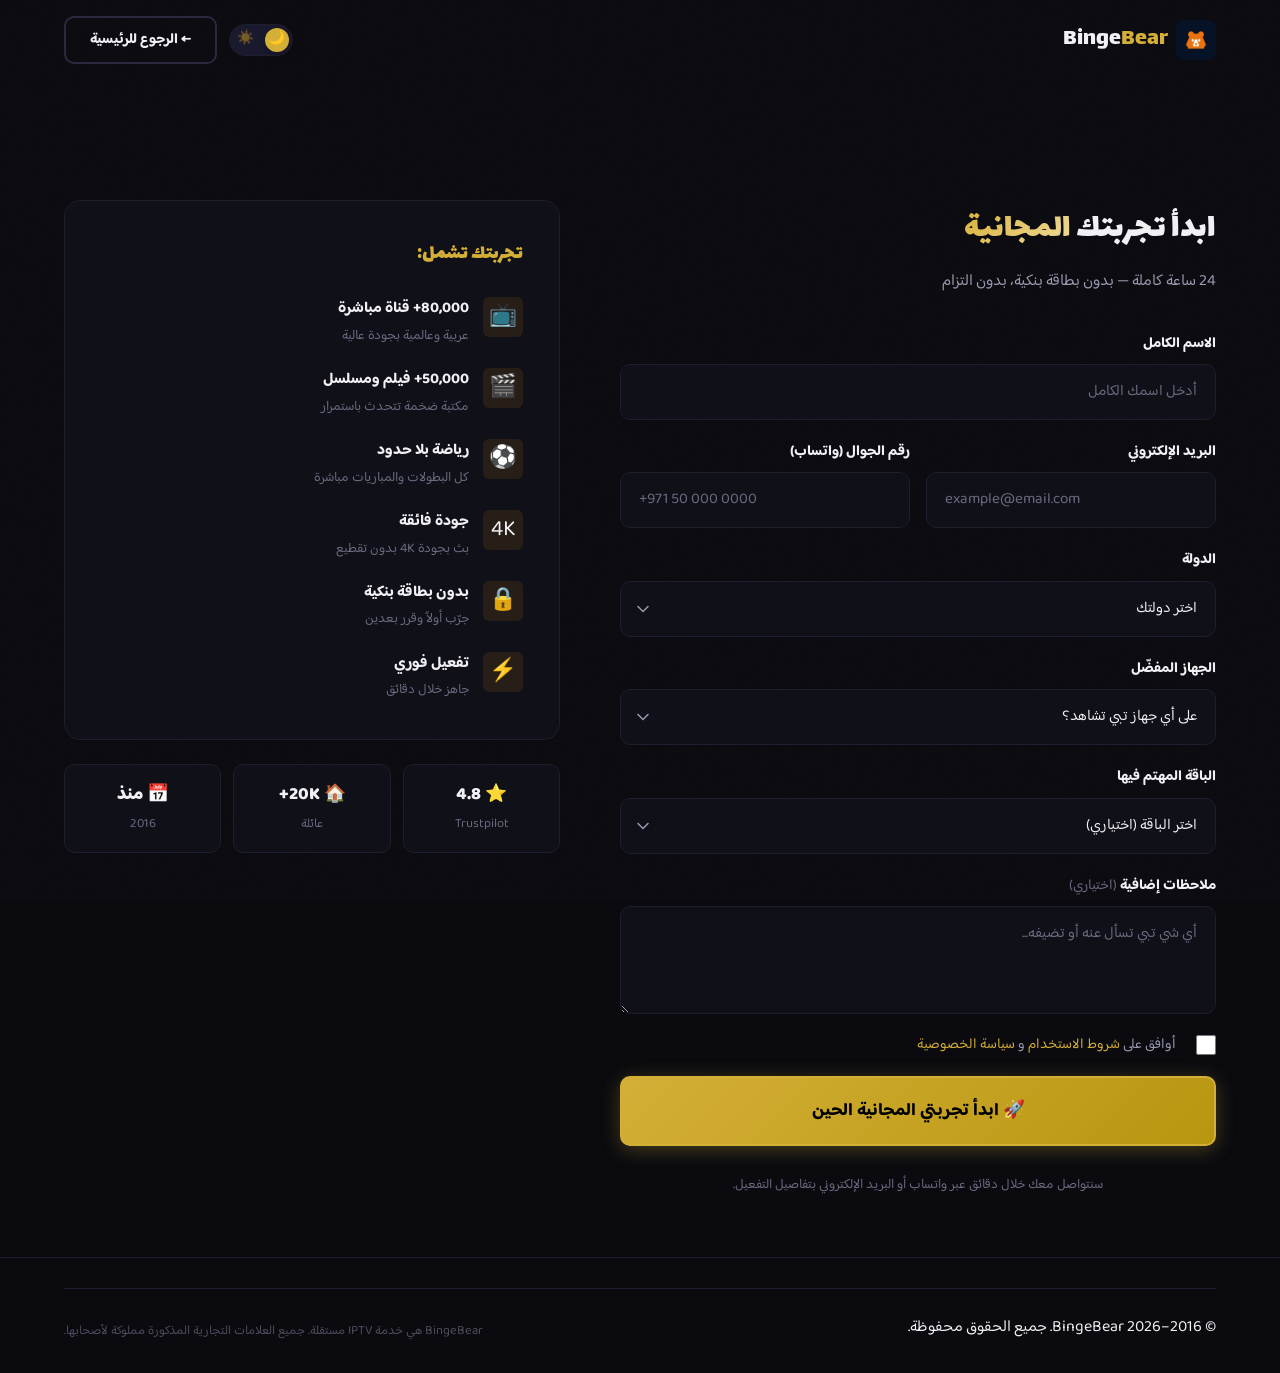
<file: trial.html>
<!DOCTYPE html>
<html lang="ar" dir="rtl">
<head>
    <meta charset="UTF-8">
    <meta name="viewport" content="width=device-width, initial-scale=1.0">
    <title>BingeBear — ابدأ تجربتك المجانية</title>
    <meta name="description" content="جرّب BingeBear مجاناً لمدة 24 ساعة — بدون بطاقة بنكية. سجّل الحين واستمتع بأكثر من 80,000 قناة.">
    <link rel="icon" href="favicon.ico" type="image/x-icon">
    <link rel="preconnect" href="https://fonts.googleapis.com">
    <link rel="preconnect" href="https://fonts.gstatic.com" crossorigin>
    <link href="https://fonts.googleapis.com/css2?family=Baloo+Bhaijaan+2:wght@400;500;600;700;800&family=Lalezar&family=Readex+Pro:wght@400;500;600;700&display=swap" rel="stylesheet">
    <link rel="stylesheet" href="style.css">
</head>
<body>

    <!-- ===== NAVBAR ===== -->
    <nav class="navbar" id="navbar">
        <div class="container nav-container">
            <a href="index.html" class="logo">
                <img src="assets/logo.png" alt="BingeBear" class="logo-img">
                <span class="logo-text">Binge<span class="logo-highlight">Bear</span></span>
            </a>
            <div class="nav-actions">
                <div class="theme-switch" id="themeToggle" role="button" aria-label="تبديل الوضع">
                    <span class="switch-icon switch-moon">🌙</span>
                    <span class="switch-icon switch-sun">☀️</span>
                    <div class="switch-knob"></div>
                </div>
                <a href="index.html" class="btn btn-outline btn-nav">← الرجوع للرئيسية</a>
            </div>
        </div>
    </nav>

    <!-- ===== TRIAL FORM ===== -->
    <section class="trial-section">
        <div class="container">
            <div class="trial-wrapper">
                <!-- Left side — Form -->
                <div class="trial-form-side">
                    <div class="trial-header">
                        <h1>ابدأ تجربتك <span class="gradient-text">المجانية</span></h1>
                        <p>24 ساعة كاملة — بدون بطاقة بنكية، بدون التزام</p>
                    </div>

                    <form class="trial-form" id="trialForm">
                        <div class="form-group">
                            <label for="fullName">الاسم الكامل</label>
                            <input type="text" id="fullName" name="fullName" placeholder="أدخل اسمك الكامل" required>
                        </div>

                        <div class="form-row">
                            <div class="form-group">
                                <label for="email">البريد الإلكتروني</label>
                                <input type="email" id="email" name="email" placeholder="example@email.com" required dir="ltr">
                            </div>
                            <div class="form-group">
                                <label for="phone">رقم الجوال (واتساب)</label>
                                <input type="tel" id="phone" name="phone" placeholder="+971 50 000 0000" required dir="ltr">
                            </div>
                        </div>

                        <div class="form-group">
                            <label for="country">الدولة</label>
                            <select id="country" name="country" required>
                                <option value="" disabled selected>اختر دولتك</option>
                                <option value="AE">الإمارات العربية المتحدة 🇦🇪</option>
                                <option value="QA">قطر 🇶🇦</option>
                                <option value="SA">المملكة العربية السعودية 🇸🇦</option>
                                <option value="KW">الكويت 🇰🇼</option>
                                <option value="BH">البحرين 🇧🇭</option>
                                <option value="OM">عُمان 🇴🇲</option>
                                <option value="EG">مصر 🇪🇬</option>
                                <option value="JO">الأردن 🇯🇴</option>
                                <option value="LB">لبنان 🇱🇧</option>
                                <option value="IQ">العراق 🇮🇶</option>
                                <option value="OTHER">دولة أخرى 🌍</option>
                            </select>
                        </div>

                        <div class="form-group">
                            <label for="device">الجهاز المفضّل</label>
                            <select id="device" name="device" required>
                                <option value="" disabled selected>على أي جهاز تبي تشاهد؟</option>
                                <option value="smart-tv">تلفزيون ذكي (Smart TV)</option>
                                <option value="firestick">Amazon Fire Stick</option>
                                <option value="android-box">Android Box</option>
                                <option value="mobile">موبايل / تابلت</option>
                                <option value="laptop">لابتوب / كمبيوتر</option>
                                <option value="apple-tv">Apple TV</option>
                                <option value="other">جهاز آخر</option>
                            </select>
                        </div>

                        <div class="form-group">
                            <label for="plan">الباقة المهتم فيها</label>
                            <select id="plan" name="plan">
                                <option value="" disabled selected>اختر الباقة (اختياري)</option>
                                <option value="monthly">شهري — €20/شهر</option>
                                <option value="yearly">سنوي — €80/سنة (وفّر 67%)</option>
                                <option value="lifetime">مدى الحياة — €250 دفعة واحدة</option>
                                <option value="undecided">ما قررت بعد</option>
                            </select>
                        </div>

                        <div class="form-group">
                            <label for="message">ملاحظات إضافية <span class="optional">(اختياري)</span></label>
                            <textarea id="message" name="message" rows="3" placeholder="أي شي تبي تسأل عنه أو تضيفه..."></textarea>
                        </div>

                        <div class="form-agree">
                            <label class="checkbox-label">
                                <input type="checkbox" id="agree" name="agree" required>
                                <span class="checkmark"></span>
                                <span>أوافق على <a href="#">شروط الاستخدام</a> و <a href="#">سياسة الخصوصية</a></span>
                            </label>
                        </div>

                        <button type="submit" class="btn btn-primary btn-block btn-lg">
                            🚀 ابدأ تجربتي المجانية الحين
                        </button>

                        <p class="form-note">سنتواصل معك خلال دقائق عبر واتساب أو البريد الإلكتروني بتفاصيل التفعيل.</p>
                    </form>

                    <!-- Success Message (hidden by default) -->
                    <div class="trial-success" id="trialSuccess" style="display:none;">
                        <div class="success-icon">✅</div>
                        <h2>تم التسجيل بنجاح!</h2>
                        <p>شكراً لك! سنتواصل معك خلال دقائق عبر واتساب أو البريد الإلكتروني بتفاصيل تفعيل تجربتك المجانية.</p>
                        <a href="index.html" class="btn btn-outline">العودة للرئيسية</a>
                    </div>
                </div>

                <!-- Right side — Benefits -->
                <div class="trial-benefits-side">
                    <div class="benefits-card">
                        <h3>تجربتك تشمل:</h3>
                        <ul class="benefits-list">
                            <li>
                                <span class="benefit-icon">📺</span>
                                <div>
                                    <strong>80,000+ قناة مباشرة</strong>
                                    <p>عربية وعالمية بجودة عالية</p>
                                </div>
                            </li>
                            <li>
                                <span class="benefit-icon">🎬</span>
                                <div>
                                    <strong>50,000+ فيلم ومسلسل</strong>
                                    <p>مكتبة ضخمة تتحدث باستمرار</p>
                                </div>
                            </li>
                            <li>
                                <span class="benefit-icon">⚽</span>
                                <div>
                                    <strong>رياضة بلا حدود</strong>
                                    <p>كل البطولات والمباريات مباشرة</p>
                                </div>
                            </li>
                            <li>
                                <span class="benefit-icon">4K</span>
                                <div>
                                    <strong>جودة فائقة</strong>
                                    <p>بث بجودة 4K بدون تقطيع</p>
                                </div>
                            </li>
                            <li>
                                <span class="benefit-icon">🔒</span>
                                <div>
                                    <strong>بدون بطاقة بنكية</strong>
                                    <p>جرّب أولاً وقرر بعدين</p>
                                </div>
                            </li>
                            <li>
                                <span class="benefit-icon">⚡</span>
                                <div>
                                    <strong>تفعيل فوري</strong>
                                    <p>جاهز خلال دقائق</p>
                                </div>
                            </li>
                        </ul>
                    </div>

                    <div class="trust-badges">
                        <div class="trust-badge">
                            <span>⭐ 4.8</span>
                            <span>Trustpilot</span>
                        </div>
                        <div class="trust-badge">
                            <span>🏠 20K+</span>
                            <span>عائلة</span>
                        </div>
                        <div class="trust-badge">
                            <span>📅 منذ</span>
                            <span>2016</span>
                        </div>
                    </div>
                </div>
            </div>
        </div>
    </section>

    <!-- ===== FOOTER ===== -->
    <footer class="footer footer-simple">
        <div class="container">
            <div class="footer-bottom">
                <p>© 2016–2026 BingeBear. جميع الحقوق محفوظة.</p>
                <p class="footer-disclaimer">BingeBear هي خدمة IPTV مستقلة. جميع العلامات التجارية المذكورة مملوكة لأصحابها.</p>
            </div>
        </div>
    </footer>

    <script src="script.js"></script>
</body>
</html>
</file>
<file: style.css>
/* ===== RESET & VARIABLES ===== */
*, *::before, *::after {
    margin: 0;
    padding: 0;
    box-sizing: border-box;
}

/* ===== DARK MODE (default) ===== */
:root {
    --primary: #D4AF37;
    --primary-dark: #B8960F;
    --primary-light: #E5C76B;
    --primary-glow: rgba(212, 175, 55, 0.3);
    --bg-body: #0a0a0f;
    --bg-card: #12121a;
    --bg-card-hover: #1a1a26;
    --bg-section: #0e0e16;
    --text-primary: #f0f0f5;
    --text-secondary: #9a9ab0;
    --text-muted: #6a6a80;
    --border: #1e1e2e;
    --border-light: #2a2a3e;
    --success: #10b981;
    --danger: #ef4444;
    --radius: 16px;
    --radius-sm: 10px;
    --radius-xs: 6px;
    --shadow: 0 4px 30px rgba(0, 0, 0, 0.3);
    --shadow-lg: 0 20px 60px rgba(0, 0, 0, 0.5);
    --font-ar: 'Baloo Bhaijaan 2', 'Readex Pro', sans-serif;
    --font-heading: 'Lalezar', 'Baloo Bhaijaan 2', sans-serif;
    --transition: 0.3s cubic-bezier(0.4, 0, 0.2, 1);

    /* Theme-specific overlay & media */
    --overlay-rgb: 10, 10, 15;
    --media-opacity: 0.15;
    --nav-bg: rgba(10, 10, 15, 0.95);
    --card-glass: rgba(18, 18, 26, 0.85);
    --btn-text: #000;
    --pricing-popular-bg: linear-gradient(180deg, rgba(245, 158, 11, 0.05) 0%, #12121a 100%);
    --pricing-popular-shadow: 0 0 60px rgba(245, 158, 11, 0.1);
}

/* ===== LIGHT MODE ===== */
[data-theme="light"] {
    --primary-glow: rgba(212, 175, 55, 0.2);
    --bg-body: #ffffff;
    --bg-card: #f8f9fb;
    --bg-card-hover: #f0f2f5;
    --bg-section: #f3f4f6;
    --text-primary: #111827;
    --text-secondary: #4b5563;
    --text-muted: #9ca3af;
    --border: #e5e7eb;
    --border-light: #d1d5db;
    --shadow: 0 4px 30px rgba(0, 0, 0, 0.06);
    --shadow-lg: 0 20px 60px rgba(0, 0, 0, 0.1);

    --overlay-rgb: 255, 255, 255;
    --media-opacity: 0.2;
    --nav-bg: rgba(255, 255, 255, 0.95);
    --card-glass: rgba(255, 255, 255, 0.85);
    --btn-text: #fff;
    --pricing-popular-bg: linear-gradient(180deg, rgba(245, 158, 11, 0.08) 0%, #fff 100%);
    --pricing-popular-shadow: 0 8px 40px rgba(245, 158, 11, 0.12);
}

html {
    scroll-behavior: smooth;
    font-size: 16px;
}

/* ===== GLOBAL ANIMATED BACKGROUNDS ===== */

/* Noise texture overlay on body */
body::after {
    content: '';
    position: fixed;
    inset: 0;
    z-index: 0;
    pointer-events: none;
    opacity: 0.03;
    background-image: url("data:image/svg+xml,%3Csvg viewBox='0 0 256 256' xmlns='http://www.w3.org/2000/svg'%3E%3Cfilter id='n'%3E%3CfeTurbulence type='fractalNoise' baseFrequency='0.9' numOctaves='4' stitchTiles='stitch'/%3E%3C/filter%3E%3Crect width='100%25' height='100%25' filter='url(%23n)'/%3E%3C/svg%3E");
    background-repeat: repeat;
    background-size: 256px 256px;
}

body > *:not(.loading-screen) {
    position: relative;
    z-index: 1;
}

/* Floating mesh gradient blobs */
.mesh-bg {
    position: fixed;
    border-radius: 50%;
    filter: blur(100px);
    opacity: 0.07;
    pointer-events: none;
    z-index: 0;
}

[data-theme="light"] .mesh-bg {
    opacity: 0.05;
}

body {
    font-family: var(--font-ar);
    background: var(--bg-body);
    color: var(--text-primary);
    line-height: 1.7;
    overflow-x: hidden;
    direction: rtl;
}

a {
    color: var(--primary);
    text-decoration: none;
    transition: color var(--transition);
}

a:hover {
    color: var(--primary-light);
}

img {
    max-width: 100%;
}

/* ===== UTILITIES ===== */
.container {
    max-width: 1200px;
    margin: 0 auto;
    padding: 0 24px;
}

.gradient-text {
    background: linear-gradient(135deg, var(--primary), var(--primary-light), #F0DFA0);
    -webkit-background-clip: text;
    -webkit-text-fill-color: transparent;
    background-clip: text;
}

.section-header {
    text-align: center;
    margin-bottom: 36px;
}

.section-tag {
    display: inline-block;
    background: rgba(245, 158, 11, 0.1);
    color: var(--primary);
    padding: 6px 20px;
    border-radius: 50px;
    font-size: 0.85rem;
    font-weight: 700;
    margin-bottom: 16px;
    border: 1px solid rgba(245, 158, 11, 0.2);
}

.section-title {
    font-family: var(--font-heading);
    font-size: clamp(1.8rem, 4vw, 2.8rem);
    font-weight: 400;
    margin-bottom: 16px;
    line-height: 1.4;
}

.section-desc {
    color: var(--text-secondary);
    font-size: 1.1rem;
    max-width: 600px;
    margin: 0 auto;
}

/* ===== BUTTONS ===== */
.btn {
    display: inline-flex;
    align-items: center;
    justify-content: center;
    gap: 10px;
    padding: 14px 32px;
    border-radius: var(--radius-sm);
    font-family: var(--font-ar);
    font-size: 1rem;
    font-weight: 700;
    border: 2px solid transparent;
    cursor: pointer;
    transition: all var(--transition);
    text-decoration: none;
    white-space: nowrap;
}

.btn-primary {
    background: linear-gradient(135deg, var(--primary), var(--primary-dark));
    color: var(--btn-text);
    border-color: var(--primary);
    box-shadow: 0 4px 20px var(--primary-glow);
}

.btn-primary:hover {
    background: linear-gradient(135deg, var(--primary-light), var(--primary));
    transform: translateY(-2px);
    box-shadow: 0 8px 30px var(--primary-glow);
    color: var(--btn-text);
}

.btn-outline {
    background: transparent;
    color: var(--text-primary);
    border-color: var(--border-light);
}

.btn-outline:hover {
    border-color: var(--primary);
    color: var(--primary);
    background: rgba(245, 158, 11, 0.05);
}

.btn-lg {
    padding: 18px 40px;
    font-size: 1.1rem;
}

.btn-block {
    width: 100%;
}

.btn-nav {
    padding: 10px 24px;
    font-size: 0.9rem;
}

/* ===== NAVBAR ===== */
.navbar {
    position: fixed;
    top: 0;
    left: 0;
    right: 0;
    z-index: 1000;
    padding: 16px 0;
    transition: all var(--transition);
    background: transparent;
}

.navbar.scrolled {
    background: var(--nav-bg);
    backdrop-filter: blur(20px);
    padding: 10px 0;
    border-bottom: 1px solid var(--border);
    box-shadow: var(--shadow);
}

.nav-container {
    display: flex;
    align-items: center;
    justify-content: space-between;
}

.logo {
    display: flex;
    align-items: center;
    gap: 8px;
    text-decoration: none;
    color: var(--text-primary);
}

.logo-img {
    width: 40px;
    height: 40px;
    border-radius: 8px;
    object-fit: contain;
    mix-blend-mode: screen;
}

[data-theme="light"] .logo-img {
    mix-blend-mode: multiply;
}

.logo-text {
    font-family: var(--font-heading);
    font-size: 1.5rem;
    font-weight: 400;
    letter-spacing: 0;
}

.logo-highlight {
    color: var(--primary);
}

.nav-links {
    display: flex;
    list-style: none;
    gap: 32px;
}

.nav-links a {
    color: var(--text-secondary);
    font-size: 0.95rem;
    font-weight: 600;
    transition: color var(--transition);
}

.nav-links a:hover {
    color: var(--text-primary);
}

.nav-actions {
    display: flex;
    align-items: center;
    gap: 12px;
}

/* Theme Switch — Slider Toggle */
.theme-switch {
    position: relative;
    width: 64px;
    height: 32px;
    background: #1a1a2e;
    border-radius: 50px;
    cursor: pointer;
    display: flex;
    align-items: center;
    justify-content: space-between;
    padding: 0 7px;
    border: 1px solid var(--border);
    transition: background var(--transition), border-color var(--transition);
    flex-shrink: 0;
}

.theme-switch:hover {
    border-color: var(--primary);
}

.switch-icon {
    font-size: 0.85rem;
    z-index: 1;
    line-height: 1;
    transition: opacity var(--transition);
}

.switch-moon { opacity: 1; }
.switch-sun { opacity: 0.4; }

.switch-knob {
    position: absolute;
    top: 3px;
    right: 3px;
    width: 24px;
    height: 24px;
    background: var(--primary);
    border-radius: 50%;
    transition: transform 0.35s cubic-bezier(0.4, 0, 0.2, 1);
    box-shadow: 0 2px 8px rgba(0, 0, 0, 0.3);
}

/* Light mode switch state */
[data-theme="light"] .theme-switch {
    background: #e8e8f0;
}

[data-theme="light"] .switch-knob {
    transform: translateX(-32px);
}

[data-theme="light"] .switch-moon { opacity: 0.4; }
[data-theme="light"] .switch-sun { opacity: 1; }

.menu-toggle {
    display: none;
    flex-direction: column;
    gap: 5px;
    background: none;
    border: none;
    cursor: pointer;
    padding: 4px;
}

.menu-toggle span {
    width: 24px;
    height: 2px;
    background: var(--text-primary);
    border-radius: 2px;
    transition: all var(--transition);
}

/* ===== HERO ===== */
.hero {
    position: relative;
    min-height: auto;
    display: flex;
    align-items: center;
    padding: 80px 0 30px;
    overflow: hidden;
    overflow: hidden;
}

/* Hero Background Video */
.hero-video-bg {
    position: absolute;
    inset: 0;
    z-index: 0;
}

.hero-video-bg video {
    width: 100%;
    height: 100%;
    object-fit: cover;
    opacity: var(--media-opacity);
}

.hero-video-overlay {
    position: absolute;
    inset: 0;
    background: linear-gradient(180deg,
        rgba(var(--overlay-rgb), 0.7) 0%,
        rgba(var(--overlay-rgb), 0.4) 40%,
        rgba(var(--overlay-rgb), 0.9) 100%
    );
}

.hero-bg-effects {
    position: absolute;
    inset: 0;
    pointer-events: none;
    z-index: 1;
}

.hero-glow {
    position: absolute;
    top: -20%;
    right: -10%;
    width: 600px;
    height: 600px;
    background: radial-gradient(circle, var(--primary-glow) 0%, transparent 70%);
    filter: blur(80px);
    opacity: 0.4;
    animation: pulseGlow 6s ease-in-out infinite alternate;
}

@keyframes pulseGlow {
    0% { opacity: 0.3; transform: scale(1); }
    100% { opacity: 0.5; transform: scale(1.1); }
}

.hero-container {
    position: relative;
    z-index: 2;
    text-align: center;
    max-width: 900px;
}

.mascot-wrapper {
    position: relative;
    max-width: 420px;
    animation: floatMascot 4s ease-in-out infinite;
}

.mascot-img {
    width: 100%;
    height: auto;
    filter: drop-shadow(0 20px 60px rgba(245, 158, 11, 0.3));
    border-radius: var(--radius);
}

@keyframes floatMascot {
    0%, 100% { transform: translateY(0); }
    50% { transform: translateY(-15px); }
}

/* Popcorn Rain */
.popcorn-rain {
    position: absolute;
    inset: 0;
    pointer-events: none;
    overflow: hidden;
    border-radius: var(--radius);
}

.popcorn-kernel {
    position: absolute;
    top: -20px;
    font-size: 1rem;
    animation: fallPopcorn linear infinite;
    opacity: 0.9;
}

@keyframes fallPopcorn {
    0% { transform: translateY(-20px) rotate(0deg); opacity: 0; }
    10% { opacity: 0.9; }
    90% { opacity: 0.9; }
    100% { transform: translateY(600px) rotate(360deg); opacity: 0; }
}

.hero-badge {
    display: inline-block;
    background: rgba(245, 158, 11, 0.1);
    border: 1px solid rgba(245, 158, 11, 0.2);
    color: var(--primary);
    padding: 8px 24px;
    border-radius: 50px;
    font-size: 0.9rem;
    font-weight: 700;
    margin-bottom: 16px;
    animation: fadeInDown 0.8s ease;
}

.hero-title {
    font-family: var(--font-heading);
    font-size: clamp(2rem, 5vw, 3.5rem);
    font-weight: 400;
    line-height: 1.3;
    margin-bottom: 16px;
    animation: fadeInUp 0.8s ease 0.1s both;
}

.hero-subtitle {
    font-size: clamp(1rem, 2vw, 1.25rem);
    color: var(--text-secondary);
    max-width: 700px;
    margin: 0 auto 24px;
    line-height: 1.8;
    animation: fadeInUp 0.8s ease 0.2s both;
}

.hero-cta {
    display: flex;
    flex-direction: row;
    align-items: center;
    justify-content: center;
    gap: 12px;
    margin-bottom: 24px;
    flex-wrap: wrap;
    animation: fadeInUp 0.8s ease 0.3s both;
}

.hero-cta-note {
    color: var(--text-muted);
    font-size: 0.9rem;
}

.hero-stats {
    display: flex;
    justify-content: center;
    align-items: center;
    gap: 40px;
    animation: fadeInUp 0.8s ease 0.4s both;
}

.stat {
    text-align: center;
}

.stat-number {
    display: block;
    font-family: var(--font-heading);
    font-size: 2rem;
    font-weight: 400;
    color: var(--primary);
}

.stat-label {
    font-size: 0.85rem;
    color: var(--text-muted);
    font-weight: 600;
}

.stat-divider {
    width: 1px;
    height: 40px;
    background: var(--border-light);
}

/* ===== FEATURES ===== */
.features {
    padding: 60px 0;
    background: var(--bg-section);
    position: relative;
    overflow: hidden;
}

.features.section-with-bg {
    background: transparent;
}

.features.section-with-bg .container {
    position: relative;
    z-index: 3;
}

.features.section-with-bg .feature-card {
    background: var(--card-glass);
    backdrop-filter: blur(10px);
    box-shadow: var(--shadow);
}

.features-grid {
    display: grid;
    grid-template-columns: repeat(3, 1fr);
    gap: 24px;
}

.feature-card {
    background: var(--card-glass);
    backdrop-filter: blur(10px);
    border: 1px solid var(--border);
    border-radius: var(--radius);
    padding: 36px 28px;
    transition: all var(--transition);
    position: relative;
    overflow: hidden;
}

.feature-card::before {
    content: '';
    position: absolute;
    top: 0;
    right: 0;
    width: 100%;
    height: 3px;
    background: linear-gradient(90deg, var(--primary), transparent);
    opacity: 0;
    transition: opacity var(--transition);
}

.feature-card:hover {
    background: var(--bg-card-hover);
    border-color: var(--border-light);
    transform: translateY(-4px);
}

.feature-card:hover::before {
    opacity: 1;
}

.feature-icon {
    font-size: 2.2rem;
    margin-bottom: 20px;
}

.feature-card h3 {
    font-family: var(--font-heading);
    font-size: 1.2rem;
    font-weight: 400;
    margin-bottom: 12px;
}

.feature-card p {
    color: var(--text-secondary);
    font-size: 0.95rem;
    line-height: 1.7;
}

/* ===== CHANNELS ===== */
.channels {
    padding: 60px 0;
    overflow: hidden;
    position: relative;
}

.channels.section-with-bg {
    background: transparent;
}

.channels.section-with-bg .container {
    position: relative;
    z-index: 3;
}

.channels.section-with-bg .channels-marquee {
    position: relative;
    z-index: 3;
}

.channels.section-with-bg .channel-pill {
    background: var(--card-glass);
    backdrop-filter: blur(10px);
    box-shadow: var(--shadow);
}

.channels.section-with-bg .channels-counter {
    background: var(--card-glass);
    backdrop-filter: blur(10px);
}

.channels.section-with-bg .marquee-track span {
    background: var(--card-glass);
    backdrop-filter: blur(10px);
}

/* Auto-scrolling marquee */
.channels-marquee {
    overflow: hidden;
    white-space: nowrap;
    margin-bottom: 20px;
    mask-image: linear-gradient(90deg, transparent 0%, black 10%, black 90%, transparent 100%);
    -webkit-mask-image: linear-gradient(90deg, transparent 0%, black 10%, black 90%, transparent 100%);
}

.marquee-track {
    display: inline-flex;
    gap: 16px;
    animation: marqueeScroll 40s linear infinite;
}

.marquee-reverse .marquee-track {
    animation-direction: reverse;
    animation-duration: 35s;
}

.marquee-track span {
    display: inline-block;
    padding: 8px 20px;
    background: var(--card-glass);
    backdrop-filter: blur(10px);
    border: 1px solid var(--border);
    border-radius: 50px;
    font-size: 0.8rem;
    font-weight: 600;
    color: var(--text-muted);
    white-space: nowrap;
}

@keyframes marqueeScroll {
    0% { transform: translateX(0); }
    100% { transform: translateX(-50%); }
}

.channels-categories {
    display: flex;
    justify-content: center;
    gap: 12px;
    margin-bottom: 40px;
    flex-wrap: wrap;
}

.channel-tab {
    padding: 10px 28px;
    border-radius: 50px;
    border: 1px solid var(--border-light);
    background: transparent;
    color: var(--text-secondary);
    font-family: var(--font-ar);
    font-size: 0.95rem;
    font-weight: 700;
    cursor: pointer;
    transition: all var(--transition);
}

.channel-tab.active,
.channel-tab:hover {
    background: var(--primary);
    color: #000;
    border-color: var(--primary);
}

.channels-showcase {
    min-height: 120px;
}

.channel-group {
    display: none;
    flex-wrap: wrap;
    justify-content: center;
    gap: 12px;
    animation: fadeIn 0.4s ease;
}

.channel-group.active {
    display: flex;
}

.channel-pill {
    background: var(--card-glass);
    backdrop-filter: blur(10px);
    border: 1px solid var(--border);
    padding: 10px 22px;
    border-radius: 50px;
    font-size: 0.9rem;
    font-weight: 600;
    color: var(--text-primary);
    transition: all var(--transition);
}

.channel-pill:hover {
    border-color: var(--primary);
    background: rgba(245, 158, 11, 0.08);
    color: var(--primary);
}

.channels-counter {
    text-align: center;
    margin-top: 48px;
    padding: 24px;
    background: var(--card-glass);
    backdrop-filter: blur(10px);
    border: 1px solid var(--border);
    border-radius: var(--radius);
    display: flex;
    align-items: center;
    justify-content: center;
    gap: 12px;
    flex-wrap: wrap;
}

.counter-number {
    font-family: var(--font-heading);
    font-size: 2.2rem;
    font-weight: 400;
    color: var(--primary);
}

.counter-label {
    font-size: 1rem;
    color: var(--text-secondary);
    font-weight: 600;
}

/* ===== PRICING ===== */
.pricing {
    padding: 60px 0;
    background: var(--bg-section);
    position: relative;
}

.currency-toggle {
    display: flex;
    justify-content: center;
    gap: 8px;
    margin-bottom: 48px;
    background: var(--card-glass);
    backdrop-filter: blur(10px);
    border: 1px solid var(--border);
    border-radius: 50px;
    padding: 6px;
    width: fit-content;
    margin-left: auto;
    margin-right: auto;
}

.currency-btn {
    padding: 10px 24px;
    border-radius: 50px;
    border: none;
    background: transparent;
    color: var(--text-secondary);
    font-family: var(--font-ar);
    font-size: 0.9rem;
    font-weight: 700;
    cursor: pointer;
    transition: all var(--transition);
}

.currency-btn.active {
    background: var(--primary);
    color: #000;
}

.pricing-grid {
    display: grid;
    grid-template-columns: repeat(3, 1fr);
    gap: 24px;
    align-items: start;
}

.pricing-card {
    background: var(--card-glass);
    backdrop-filter: blur(10px);
    border: 1px solid var(--border);
    border-radius: var(--radius);
    padding: 40px 32px;
    text-align: center;
    transition: all var(--transition);
    position: relative;
}

.pricing-card:hover {
    transform: translateY(-4px);
    border-color: var(--border-light);
}

.pricing-popular {
    border-color: var(--primary);
    background: var(--pricing-popular-bg);
    transform: scale(1.05);
    box-shadow: var(--pricing-popular-shadow);
}

.pricing-popular:hover {
    transform: scale(1.05) translateY(-4px);
}

.popular-badge {
    position: absolute;
    top: -14px;
    left: 50%;
    transform: translateX(-50%);
    background: linear-gradient(135deg, var(--primary), var(--primary-dark));
    color: var(--btn-text);
    padding: 6px 24px;
    border-radius: 50px;
    font-size: 0.85rem;
    font-weight: 800;
    white-space: nowrap;
}

.pricing-header h3 {
    font-family: var(--font-heading);
    font-size: 1.5rem;
    font-weight: 400;
    margin-bottom: 4px;
}

.pricing-sub {
    color: var(--text-muted);
    font-size: 0.9rem;
    margin-bottom: 24px;
}

.pricing-amount {
    display: flex;
    align-items: baseline;
    justify-content: center;
    gap: 6px;
    margin-bottom: 8px;
    direction: ltr;
}

.price {
    font-family: var(--font-heading);
    font-size: 3.4rem;
    font-weight: 400;
    color: var(--text-primary);
    line-height: 1;
}

.currency-symbol {
    font-size: 1.4rem;
    font-weight: 700;
    color: var(--primary);
}

.pricing-period {
    color: var(--text-muted);
    font-size: 0.95rem;
    direction: rtl;
}

.pricing-original {
    color: var(--text-muted);
    font-size: 0.9rem;
    margin-bottom: 24px;
}

.pricing-original del {
    color: var(--danger);
}

.pricing-features {
    list-style: none;
    text-align: right;
    margin: 24px 0;
}

.pricing-features li {
    padding: 8px 0;
    color: var(--text-secondary);
    font-size: 0.95rem;
    border-bottom: 1px solid var(--border);
}

.pricing-features li:last-child {
    border-bottom: none;
}

.pricing-note {
    text-align: center;
    color: var(--text-muted);
    font-size: 0.85rem;
    margin-top: 32px;
}

/* ===== TESTIMONIALS WALL ===== */
.reviews {
    padding: 60px 0;
}

/* Trustpilot header bar */
.tp-header {
    display: flex;
    align-items: center;
    justify-content: center;
    gap: 12px;
    padding: 14px 28px;
    background: var(--card-glass);
    backdrop-filter: blur(10px);
    border: 1px solid var(--border);
    border-radius: 50px;
    width: fit-content;
    margin: 0 auto 40px;
    flex-wrap: wrap;
}

.tp-stars {
    color: #00B67A;
    font-size: 1.2rem;
    letter-spacing: 2px;
}

.tp-score {
    font-weight: 800;
    color: var(--text-primary);
}

.tp-count {
    color: var(--text-muted);
    font-size: 0.9rem;
}

.tp-brand {
    color: #00B67A;
    font-weight: 800;
    font-size: 0.95rem;
}

/* Auto-scrolling columns */
.reviews-wall {
    display: flex;
    gap: 20px;
    height: 500px;
    overflow: hidden;
    position: relative;
    mask-image: linear-gradient(180deg, transparent 0%, black 5%, black 95%, transparent 100%);
    -webkit-mask-image: linear-gradient(180deg, transparent 0%, black 5%, black 95%, transparent 100%);
}

.reviews-col {
    display: flex;
    flex-direction: column;
    gap: 20px;
    flex: 1;
    animation: scrollUp 40s linear infinite;
}

.reviews-col:nth-child(2) {
    animation-direction: reverse;
    animation-duration: 35s;
}

.reviews-col:nth-child(3) {
    animation-duration: 45s;
}

.reviews-wall:hover .reviews-col {
    animation-play-state: paused;
}

@keyframes scrollUp {
    0% { transform: translateY(0); }
    100% { transform: translateY(-50%); }
}

.rw-card {
    break-inside: avoid;
    background: var(--card-glass);
    backdrop-filter: blur(10px);
    border: 1px solid var(--border);
    border-radius: var(--radius-sm);
    padding: 20px;
    margin-bottom: 20px;
    transition: all var(--transition);
}

.rw-card:hover {
    border-color: var(--primary);
    transform: translateY(-2px);
}


.rw-top {
    display: flex;
    align-items: center;
    gap: 10px;
    margin-bottom: 12px;
}

.rw-avatar {
    width: 36px;
    height: 36px;
    border-radius: 50%;
    color: #fff;
    display: flex;
    align-items: center;
    justify-content: center;
    font-weight: 800;
    font-size: 0.9rem;
    flex-shrink: 0;
}

.rw-top strong {
    display: block;
    font-size: 0.9rem;
    color: var(--text-primary);
}

.rw-top span {
    font-size: 0.75rem;
    color: var(--text-muted);
}

.rw-stars {
    color: #00B67A;
    font-size: 0.95rem;
    letter-spacing: 1px;
    margin-bottom: 8px;
}

.rw-card p {
    color: var(--text-secondary);
    font-size: 0.88rem;
    line-height: 1.7;
}


.review-card {
    background: var(--card-glass);
    backdrop-filter: blur(10px);
    border: 1px solid var(--border);
    border-radius: var(--radius);
    padding: 32px;
    transition: all var(--transition);
}

.review-card:hover {
    border-color: var(--border-light);
    transform: translateY(-2px);
}

.review-stars {
    color: var(--primary);
    font-size: 1.2rem;
    letter-spacing: 2px;
    margin-bottom: 16px;
}

.review-text {
    color: var(--text-secondary);
    font-size: 0.95rem;
    line-height: 1.8;
    margin-bottom: 24px;
}

.review-author {
    display: flex;
    align-items: center;
    gap: 12px;
}

.review-avatar {
    width: 44px;
    height: 44px;
    border-radius: 50%;
    background: linear-gradient(135deg, var(--primary), var(--primary-dark));
    color: var(--btn-text);
    display: flex;
    align-items: center;
    justify-content: center;
    font-weight: 900;
    font-size: 1.1rem;
}

.review-author strong {
    display: block;
    font-size: 0.95rem;
}

.review-author span {
    color: var(--text-muted);
    font-size: 0.8rem;
}

/* ===== HOW IT WORKS ===== */
.how-it-works {
    padding: 60px 0;
    background: var(--bg-section);
}

.steps-grid {
    display: flex;
    align-items: center;
    justify-content: center;
    gap: 24px;
}

.step-card {
    background: var(--card-glass);
    backdrop-filter: blur(10px);
    border: 1px solid var(--border);
    border-radius: var(--radius);
    padding: 40px 32px;
    text-align: center;
    flex: 1;
    max-width: 300px;
    transition: all var(--transition);
}

.step-card:hover {
    border-color: var(--primary);
    transform: translateY(-4px);
}

.step-number {
    width: 56px;
    height: 56px;
    border-radius: 50%;
    background: linear-gradient(135deg, var(--primary), var(--primary-dark));
    color: var(--btn-text);
    font-size: 1.4rem;
    font-weight: 900;
    display: flex;
    align-items: center;
    justify-content: center;
    margin: 0 auto 20px;
}

.step-card h3 {
    font-family: var(--font-heading);
    font-size: 1.2rem;
    font-weight: 400;
    margin-bottom: 10px;
}

.step-card p {
    color: var(--text-secondary);
    font-size: 0.9rem;
}

.step-connector {
    opacity: 0.4;
    flex-shrink: 0;
}

/* ===== MASCOT SECTION ===== */
.mascot-section {
    padding: 60px 0;
    background: var(--bg-body);
    overflow: hidden;
}

.mascot-showcase {
    display: flex;
    justify-content: center;
    align-items: center;
}

.mascot-highlights {
    display: flex;
    flex-direction: column;
    gap: 14px;
    margin-top: 28px;
}

.mascot-highlight {
    display: flex;
    align-items: center;
    gap: 12px;
    background: var(--card-glass);
    backdrop-filter: blur(10px);
    border: 1px solid var(--border);
    border-radius: var(--radius-sm);
    padding: 14px 20px;
    font-size: 0.95rem;
    font-weight: 600;
    transition: all var(--transition);
}

.mascot-highlight:hover {
    border-color: var(--primary);
    background: rgba(245, 158, 11, 0.05);
}

.mascot-highlight span:first-child {
    font-size: 1.3rem;
    flex-shrink: 0;
}

/* ===== ANIMATED SECTION BACKGROUND ===== */
.section-with-bg {
    position: relative;
}

.section-bg-image {
    position: absolute;
    inset: 0;
    z-index: 0;
    overflow: hidden;
}

.section-bg-image img {
    width: 100%;
    height: 100%;
    object-fit: cover;
    opacity: var(--media-opacity);
    animation: kenBurns 25s ease-in-out infinite alternate;
    will-change: transform;
}

@keyframes kenBurns {
    0% { transform: scale(1) translateX(0); }
    50% { transform: scale(1.08) translateX(-1.5%); }
    100% { transform: scale(1.12) translateX(1%); }
}

.section-bg-overlay {
    position: absolute;
    inset: 0;
    z-index: 1;
    background: linear-gradient(180deg,
        rgba(var(--overlay-rgb), 0.7) 0%,
        rgba(var(--overlay-rgb), 0.4) 40%,
        rgba(var(--overlay-rgb), 0.4) 60%,
        rgba(var(--overlay-rgb), 0.9) 100%
    );
}

/* Floating golden particles */
.floating-particles {
    position: absolute;
    inset: 0;
    z-index: 2;
    pointer-events: none;
    overflow: hidden;
}

.particle {
    position: absolute;
    width: 4px;
    height: 4px;
    background: var(--primary);
    border-radius: 50%;
    opacity: 0;
    animation: particleFloat linear infinite;
    box-shadow: 0 0 6px var(--primary-glow), 0 0 12px var(--primary-glow);
}

@keyframes particleFloat {
    0% { transform: translateY(100%) translateX(0); opacity: 0; }
    15% { opacity: 0.8; }
    85% { opacity: 0.6; }
    100% { transform: translateY(-100vh) translateX(40px); opacity: 0; }
}

/* TV Glow pulse */
.tv-glow-effect {
    position: absolute;
    top: 30%;
    left: 50%;
    transform: translateX(-50%);
    width: 300px;
    height: 200px;
    background: radial-gradient(ellipse, rgba(245, 158, 11, 0.15) 0%, transparent 70%);
    z-index: 2;
    pointer-events: none;
    animation: tvGlow 4s ease-in-out infinite alternate;
    filter: blur(40px);
}

@keyframes tvGlow {
    0% { opacity: 0.3; transform: translateX(-50%) scale(1); }
    50% { opacity: 0.6; transform: translateX(-50%) scale(1.1); }
    100% { opacity: 0.4; transform: translateX(-50%) scale(0.95); }
}

.section-with-bg .container {
    position: relative;
    z-index: 3;
}

/* ===== VIDEO SHOWCASE ===== */
.video-showcase {
    padding: 60px 0;
    background: var(--bg-section);
    overflow: hidden;
}

.video-showcase-alt {
    background: var(--bg-body);
}

.showcase-split {
    display: grid;
    grid-template-columns: 1fr 1fr;
    gap: 60px;
    align-items: center;
}

.showcase-reverse {
    direction: ltr;
}

.showcase-reverse .showcase-text {
    direction: rtl;
    text-align: right;
}

.showcase-video {
    border-radius: var(--radius);
    overflow: hidden;
    box-shadow: var(--shadow-lg);
    border: 1px solid var(--border);
    position: relative;
    background: var(--card-glass);
    backdrop-filter: blur(10px);
}

.showcase-video::after {
    content: '';
    position: absolute;
    inset: 0;
    border-radius: var(--radius);
    box-shadow: inset 0 0 60px rgba(245, 158, 11, 0.08);
    pointer-events: none;
}

.showcase-video video {
    width: 100%;
    height: auto;
    display: block;
    border-radius: var(--radius);
}

.showcase-text {
    text-align: right;
}

.showcase-text .section-title {
    text-align: right;
}

.showcase-text p {
    color: var(--text-secondary);
    font-size: 1.05rem;
    line-height: 1.9;
    margin-top: 16px;
}

/* ===== FAQ ===== */
.faq {
    padding: 60px 0;
}

.faq-list {
    max-width: 750px;
    margin: 0 auto;
}

.faq-item {
    border: 1px solid var(--border);
    border-radius: var(--radius-sm);
    margin-bottom: 12px;
    overflow: hidden;
    transition: all var(--transition);
}

.faq-item:hover {
    border-color: var(--border-light);
}

.faq-item.active {
    border-color: var(--primary);
}

.faq-question {
    width: 100%;
    display: flex;
    align-items: center;
    justify-content: space-between;
    padding: 20px 24px;
    background: var(--card-glass);
    backdrop-filter: blur(10px);
    border: none;
    color: var(--text-primary);
    font-family: var(--font-ar);
    font-size: 1rem;
    font-weight: 700;
    cursor: pointer;
    text-align: right;
    transition: all var(--transition);
}

.faq-question:hover {
    background: var(--bg-card-hover);
}

.faq-icon {
    font-size: 1.4rem;
    color: var(--primary);
    transition: transform var(--transition);
    flex-shrink: 0;
    margin-right: 16px;
}

.faq-item.active .faq-icon {
    transform: rotate(45deg);
}

.faq-answer {
    max-height: 0;
    overflow: hidden;
    transition: max-height 0.4s ease;
}

.faq-answer p {
    padding: 0 24px 20px;
    color: var(--text-secondary);
    font-size: 0.95rem;
    line-height: 1.8;
}

/* ===== FINAL CTA ===== */
.final-cta {
    padding: 80px 0;
    background: var(--bg-section);
}

.cta-urgency {
    background: var(--card-glass);
    backdrop-filter: blur(10px);
    border: 1px solid var(--border);
    border-radius: var(--radius);
    padding: 60px 48px;
    text-align: center;
    position: relative;
    overflow: hidden;
}

/* Corner crosses */
.cta-corner {
    position: absolute;
    width: 20px;
    height: 20px;
}

.cta-corner::before, .cta-corner::after {
    content: '';
    position: absolute;
    background: var(--border-light);
}

.cta-corner::before { width: 20px; height: 1px; top: 50%; }
.cta-corner::after { width: 1px; height: 20px; left: 50%; }

.cta-corner-tl { top: 16px; left: 16px; }
.cta-corner-tr { top: 16px; right: 16px; }
.cta-corner-bl { bottom: 16px; left: 16px; }
.cta-corner-br { bottom: 16px; right: 16px; }

/* Expiry timer bar */
.cta-expiry {
    display: inline-flex;
    align-items: center;
    gap: 12px;
    background: var(--bg-body);
    border: 1px solid var(--border);
    border-radius: 50px;
    padding: 10px 24px;
    margin-bottom: 36px;
    font-size: 0.85rem;
    color: var(--text-secondary);
    flex-wrap: wrap;
    justify-content: center;
}

.cta-expiry-dot {
    width: 8px;
    height: 8px;
    border-radius: 50%;
    background: var(--danger);
    animation: livePulse 2s ease-in-out infinite;
    flex-shrink: 0;
}

.cta-mini-timer {
    display: flex;
    align-items: baseline;
    gap: 4px;
    font-weight: 800;
    color: var(--text-primary);
}

.cta-mini-timer span {
    font-size: 1.3rem;
    font-family: var(--font-heading);
}

.cta-mini-timer small {
    font-size: 0.65rem;
    color: var(--text-muted);
    margin-left: 2px;
    margin-right: 6px;
}

.cta-timer-sep {
    color: var(--text-muted);
    font-size: 1rem !important;
}

/* Headline */
.cta-urgency h2 {
    font-family: var(--font-heading);
    font-size: clamp(1.8rem, 4vw, 2.6rem);
    font-weight: 400;
    margin-bottom: 16px;
    line-height: 1.4;
}

.cta-desc {
    color: var(--text-muted);
    font-size: 0.95rem;
    max-width: 700px;
    margin: 0 auto 32px;
    line-height: 1.8;
}

/* Limited spots */
.cta-limited {
    display: inline-flex;
    align-items: center;
    gap: 14px;
    background: var(--bg-body);
    border: 1px solid var(--border);
    border-radius: var(--radius-sm);
    padding: 14px 24px;
    margin-bottom: 20px;
    text-align: right;
}

.cta-limited-badge {
    background: var(--danger);
    color: #fff;
    font-size: 0.7rem;
    font-weight: 800;
    padding: 4px 10px;
    border-radius: 4px;
    text-transform: uppercase;
    letter-spacing: 1px;
    flex-shrink: 0;
}

.cta-limited strong {
    display: block;
    font-size: 0.9rem;
    color: var(--text-primary);
}

.cta-limited span {
    font-size: 0.78rem;
    color: var(--text-muted);
}

/* Activity line */
.cta-activity {
    display: flex;
    align-items: center;
    justify-content: center;
    gap: 8px;
    margin-bottom: 28px;
    font-size: 0.85rem;
    color: var(--text-muted);
}

/* Buttons */
.cta-buttons {
    display: flex;
    align-items: center;
    justify-content: center;
    gap: 16px;
    flex-wrap: wrap;
}

/* Guarantee bar */
.cta-guarantee-bar {
    display: flex;
    align-items: center;
    justify-content: space-between;
    margin-top: 24px;
    padding: 20px 32px;
    background: var(--card-glass);
    backdrop-filter: blur(10px);
    border: 1px solid var(--border);
    border-radius: var(--radius);
    gap: 20px;
}

.cta-guarantee-text {
    display: flex;
    align-items: center;
    gap: 12px;
    text-align: right;
}

.cta-guarantee-text span:first-child {
    font-size: 1.4rem;
    flex-shrink: 0;
}

.cta-guarantee-text strong {
    display: block;
    font-size: 0.9rem;
    color: var(--text-primary);
}

.cta-guarantee-text div span {
    font-size: 0.8rem;
    color: var(--text-muted);
}

@media (max-width: 768px) {
    .cta-urgency {
        padding: 40px 20px;
    }

    .cta-guarantee-bar {
        flex-direction: column;
        text-align: center;
    }

    .cta-guarantee-text {
        flex-direction: column;
        text-align: center;
    }
}

/* ===== SECTION GRADIENT DIVIDERS ===== */
.pain-section::after,
.sports-section::after,
.movies-section::after,
.comparison::after,
.reviews::after {
    content: '';
    position: absolute;
    bottom: 0;
    left: 10%;
    right: 10%;
    height: 1px;
    background: linear-gradient(90deg, transparent, var(--primary), transparent);
    opacity: 0.15;
}

/* Animated gradient line at top of pricing */
.pricing::before {
    content: '';
    position: absolute;
    top: 0;
    left: 0;
    right: 0;
    height: 2px;
    background: linear-gradient(90deg, transparent, var(--primary), var(--primary-light), var(--primary), transparent);
    background-size: 200% 100%;
    animation: gradientLine 4s ease infinite;
}

@keyframes gradientLine {
    0% { background-position: 0% 50%; }
    50% { background-position: 100% 50%; }
    100% { background-position: 0% 50%; }
}

/* ===== PAIN SECTION ===== */
.pain-section { padding: 60px 0; }
.pain-grid { display: flex; align-items: stretch; justify-content: center; gap: 24px; flex-wrap: wrap; }
.pain-card { flex: 1; min-width: 300px; max-width: 450px; background: var(--card-glass); backdrop-filter: blur(10px); border: 1px solid var(--border); border-radius: var(--radius); padding: 36px; }
.pain-old { border-color: var(--danger); }
.pain-old h3 { color: var(--danger); font-family: var(--font-heading); font-weight: 400; font-size: 1.2rem; margin-bottom: 20px; }
.pain-new { border-color: var(--primary); }
.pain-new h3 { color: var(--primary); font-family: var(--font-heading); font-weight: 400; font-size: 1.2rem; margin-bottom: 20px; }
.pain-list { list-style: none; margin-bottom: 16px; }
.pain-list li { display: flex; justify-content: space-between; padding: 10px 0; border-bottom: 1px solid var(--border); color: var(--text-secondary); font-size: 0.9rem; }
.pain-total { font-size: 1.1rem; font-weight: 800; color: var(--danger); margin-top: 12px; }
.pain-yearly { color: var(--text-muted); font-size: 0.85rem; margin-top: 6px; }
.pain-vs { font-family: var(--font-heading); font-size: 2rem; color: var(--text-muted); display: flex; align-items: center; }
.pain-price { text-align: center; margin-bottom: 20px; }
.pain-amount { font-family: var(--font-heading); font-size: 3rem; color: var(--primary); }
.pain-features { list-style: none; margin-bottom: 20px; }
.pain-features li { padding: 6px 0; color: var(--text-secondary); font-size: 0.9rem; }
.pain-saving { background: rgba(16, 185, 129, 0.1); color: var(--success); border: 1px solid rgba(16, 185, 129, 0.2); border-radius: var(--radius-sm); padding: 10px; text-align: center; font-weight: 700; font-size: 0.9rem; margin-bottom: 20px; }
@media (max-width: 768px) { .pain-grid { flex-direction: column; align-items: center; } .pain-vs { transform: rotate(90deg); } }

/* ===== SPORTS SECTION ===== */
.sports-section { padding: 60px 0; background: var(--bg-section); }
.wc-banner { background: linear-gradient(135deg, rgba(212,175,55,0.08), rgba(212,175,55,0.02)); border: 1px solid rgba(212,175,55,0.3); border-radius: var(--radius); padding: 40px; text-align: center; margin-bottom: 48px; }
.wc-badge { display: inline-block; background: var(--primary); color: var(--btn-text); padding: 6px 20px; border-radius: 50px; font-weight: 800; font-size: 0.9rem; margin-bottom: 16px; }
.wc-banner h3 { font-family: var(--font-heading); font-size: 1.8rem; font-weight: 400; margin-bottom: 12px; }
.wc-banner p { color: var(--text-secondary); font-size: 0.95rem; margin-bottom: 20px; max-width: 700px; margin-left: auto; margin-right: auto; }
.wc-countdown { display: flex; justify-content: center; gap: 8px; }
.sports-grid { display: grid; grid-template-columns: repeat(3, 1fr); gap: 20px; }
.sport-card { background: var(--card-glass); backdrop-filter: blur(10px); border: 1px solid var(--border); border-radius: var(--radius); padding: 28px; transition: all var(--transition); }
.sport-card:hover { border-color: var(--primary); transform: translateY(-4px); }
.sport-card span { font-size: 2rem; display: block; margin-bottom: 12px; }
.sport-card h4 { font-family: var(--font-heading); font-weight: 400; font-size: 1.1rem; margin-bottom: 8px; }
.sport-card p { color: var(--text-secondary); font-size: 0.85rem; line-height: 1.7; }
@media (max-width: 768px) { .sports-grid { grid-template-columns: 1fr; } }

/* ===== MOVIES SECTION ===== */
.movies-section { padding: 60px 0; }
.movies-grid { display: grid; grid-template-columns: repeat(3, 1fr); gap: 20px; }
.movie-card { background: var(--card-glass); backdrop-filter: blur(10px); border: 1px solid var(--border); border-radius: var(--radius); padding: 28px; transition: all var(--transition); }
.movie-card:hover { border-color: var(--primary); transform: translateY(-4px); }
.movie-card span { font-size: 2rem; display: block; margin-bottom: 12px; }
.movie-card h4 { font-family: var(--font-heading); font-weight: 400; font-size: 1.1rem; margin-bottom: 8px; }
.movie-card p { color: var(--text-secondary); font-size: 0.85rem; line-height: 1.7; }
@media (max-width: 768px) { .movies-grid { grid-template-columns: 1fr; } }

/* ===== MULTILINGUAL ===== */
.multilingual-section { padding: 50px 0; background: var(--bg-section); }
.lang-flags { display: flex; flex-wrap: wrap; justify-content: center; gap: 12px; }
.lang-pill { background: var(--card-glass); backdrop-filter: blur(10px); border: 1px solid var(--border); padding: 10px 20px; border-radius: 50px; font-size: 0.9rem; font-weight: 600; transition: all var(--transition); }
.lang-pill:hover { border-color: var(--primary); transform: translateY(-2px); }

/* ===== TRUST SIGNALS ===== */
.trust-section { padding: 60px 0; }
.trust-grid { display: grid; grid-template-columns: repeat(4, 1fr); gap: 20px; margin-bottom: 24px; }
.trust-stat { background: var(--card-glass); backdrop-filter: blur(10px); border: 1px solid var(--border); border-radius: var(--radius); padding: 28px; text-align: center; }
.trust-num { display: block; font-family: var(--font-heading); font-size: 1.6rem; color: var(--primary); margin-bottom: 4px; }
.trust-stat span { display: block; font-weight: 700; font-size: 0.9rem; color: var(--text-primary); }
.trust-stat small { color: var(--text-muted); font-size: 0.8rem; }
.trust-security { text-align: center; color: var(--text-muted); font-size: 0.85rem; }
@media (max-width: 768px) { .trust-grid { grid-template-columns: repeat(2, 1fr); } }

/* ===== PRICING EXTRAS ===== */
.pricing-universal { text-align: center; background: var(--card-glass); backdrop-filter: blur(10px); border: 1px solid var(--border); border-radius: var(--radius-sm); padding: 14px 24px; margin-bottom: 32px; color: var(--text-secondary); font-size: 0.85rem; font-weight: 600; }
.pricing-anchor { color: var(--text-muted); font-size: 0.85rem; font-style: italic; margin-bottom: 16px; text-align: center; }
.pricing-guarantee { text-align: center; margin-top: 24px; padding: 20px; background: var(--card-glass); backdrop-filter: blur(10px); border: 1px solid var(--border); border-radius: var(--radius-sm); color: var(--text-secondary); font-size: 0.88rem; line-height: 1.8; }
.pricing-guarantee strong { color: var(--primary); }
.tp-link { color: var(--primary); font-weight: 700; font-size: 0.9rem; }

/* ===== COMPARISON TABLE ===== */
.comparison {
    padding: 60px 0;
    background: var(--bg-section);
}

.compare-table-wrap {
    overflow-x: auto;
    border-radius: var(--radius);
    border: 1px solid var(--border);
}

.compare-table {
    width: 100%;
    border-collapse: collapse;
    font-size: 0.95rem;
    min-width: 700px;
}

.compare-table thead th {
    padding: 20px 24px;
    text-align: center;
    font-family: var(--font-heading);
    font-weight: 400;
    font-size: 1.05rem;
    color: var(--text-secondary);
    border-bottom: 1px solid var(--border);
    background: var(--card-glass);
}

.compare-table thead th.compare-highlight {
    color: var(--primary);
    font-size: 1.15rem;
    position: relative;
}

.compare-table thead th.compare-highlight::after {
    content: '';
    position: absolute;
    bottom: 0;
    left: 20%;
    right: 20%;
    height: 3px;
    background: linear-gradient(90deg, var(--primary), var(--primary-light));
    border-radius: 3px;
}

.compare-table tbody td {
    padding: 18px 24px;
    text-align: center;
    border-bottom: 1px solid var(--border);
    color: var(--text-secondary);
    background: transparent;
    transition: background var(--transition);
}

.compare-table tbody tr:hover td {
    background: rgba(var(--overlay-rgb), 0.3);
}

.compare-table .compare-feature {
    text-align: right;
    font-weight: 700;
    color: var(--text-primary);
}

.compare-table td.compare-highlight {
    color: var(--primary);
    font-weight: 700;
    background: rgba(212, 175, 55, 0.03);
    border-right: 1px solid var(--border);
    border-left: 1px solid var(--border);
}

.compare-table tbody tr:hover td.compare-highlight {
    background: rgba(212, 175, 55, 0.08);
}

/* Compare CTA bar */
.compare-cta {
    display: flex;
    align-items: center;
    justify-content: space-between;
    margin-top: 32px;
    padding: 20px 32px;
    background: var(--card-glass);
    backdrop-filter: blur(10px);
    border: 1px solid var(--border);
    border-radius: var(--radius);
}

.compare-cta-text strong {
    display: block;
    font-family: var(--font-heading);
    font-size: 1.1rem;
    font-weight: 400;
    color: var(--text-primary);
}

.compare-cta-text span {
    color: var(--text-muted);
    font-size: 0.85rem;
}

@media (max-width: 768px) {
    .compare-cta {
        flex-direction: column;
        text-align: center;
        gap: 16px;
    }
}

/* ===== NEWSLETTER ===== */
.newsletter {
    padding: 60px 0;
}

.newsletter-box {
    background: var(--card-glass);
    backdrop-filter: blur(10px);
    border: 1px solid var(--border);
    border-radius: var(--radius);
    padding: 40px;
    display: flex;
    align-items: center;
    justify-content: space-between;
    gap: 40px;
}

.newsletter-text h3 {
    font-family: var(--font-heading);
    font-size: 1.3rem;
    font-weight: 400;
    margin-bottom: 6px;
}

.newsletter-text p {
    color: var(--text-muted);
    font-size: 0.9rem;
}

.newsletter-form {
    display: flex;
    gap: 0;
    min-width: 340px;
}

.newsletter-form input {
    flex: 1;
    padding: 14px 18px;
    background: var(--bg-body);
    border: 1px solid var(--border);
    border-radius: var(--radius-sm) 0 0 var(--radius-sm);
    color: var(--text-primary);
    font-family: var(--font-ar);
    font-size: 0.9rem;
    outline: none;
    transition: border-color var(--transition);
}

.newsletter-form input:focus {
    border-color: var(--primary);
}

.newsletter-form .btn {
    border-radius: 0 var(--radius-sm) var(--radius-sm) 0;
    white-space: nowrap;
    padding: 14px 28px;
}

@media (max-width: 768px) {
    .newsletter-box {
        flex-direction: column;
        text-align: center;
        padding: 28px;
    }

    .newsletter-form {
        min-width: 100%;
        width: 100%;
    }
}

/* ===== FOOTER ===== */
.footer {
    padding: 60px 0 30px;
    border-top: 1px solid var(--border);
}

.footer-grid {
    display: grid;
    grid-template-columns: 2fr 1fr 1fr 1fr;
    gap: 48px;
    margin-bottom: 48px;
}

.footer-brand p {
    color: var(--text-muted);
    margin-top: 16px;
    font-size: 0.9rem;
    line-height: 1.7;
}

.footer-links h4 {
    font-family: var(--font-heading);
    font-size: 1.1rem;
    font-weight: 400;
    margin-bottom: 16px;
    color: var(--text-primary);
}

.footer-links ul {
    list-style: none;
}

.footer-links li {
    margin-bottom: 10px;
}

.footer-links a {
    color: var(--text-muted);
    font-size: 0.9rem;
    transition: color var(--transition);
}

.footer-links a:hover {
    color: var(--primary);
}

.footer-bottom {
    border-top: 1px solid var(--border);
    padding-top: 24px;
    display: flex;
    align-items: center;
    justify-content: space-between;
    flex-wrap: wrap;
    gap: 16px;
}

.footer-bottom-left p {
    color: var(--text-muted);
    font-size: 0.85rem;
}

.footer-bottom-right {
    display: flex;
    align-items: center;
    gap: 16px;
}

.footer-secured {
    color: var(--text-muted);
    font-size: 0.85rem;
    font-weight: 600;
}

.footer-socials {
    display: flex;
    gap: 8px;
}

.social-icon {
    width: 38px;
    height: 38px;
    border-radius: var(--radius-xs);
    border: 1px solid var(--border);
    background: var(--card-glass);
    display: flex;
    align-items: center;
    justify-content: center;
    color: var(--text-muted);
    transition: all var(--transition);
}

.social-icon:hover {
    border-color: var(--primary);
    color: var(--primary);
    transform: translateY(-2px);
}

.footer-disclaimer {
    margin-top: 8px;
    font-size: 0.8rem !important;
    color: var(--text-muted);
    opacity: 0.7;
}

.footer-simple {
    padding: 30px 0;
}

/* ===== TRIAL PAGE ===== */
.trial-section {
    min-height: 100vh;
    padding: 120px 0 60px;
}

.trial-wrapper {
    display: grid;
    grid-template-columns: 1.2fr 1fr;
    gap: 60px;
    align-items: start;
}

.trial-header {
    margin-bottom: 36px;
}

.trial-header h1 {
    font-family: var(--font-heading);
    font-size: 2.2rem;
    font-weight: 400;
    margin-bottom: 8px;
}

.trial-header p {
    color: var(--text-secondary);
    font-size: 1rem;
}

/* Form Styles */
.trial-form {
    display: flex;
    flex-direction: column;
    gap: 20px;
}

.form-group {
    display: flex;
    flex-direction: column;
    gap: 8px;
}

.form-group label {
    font-size: 0.9rem;
    font-weight: 700;
    color: var(--text-primary);
}

.optional {
    color: var(--text-muted);
    font-weight: 400;
}

.form-row {
    display: grid;
    grid-template-columns: 1fr 1fr;
    gap: 16px;
}

.trial-form input,
.trial-form select,
.trial-form textarea {
    padding: 14px 18px;
    background: var(--card-glass);
    backdrop-filter: blur(10px);
    border: 1px solid var(--border);
    border-radius: var(--radius-sm);
    color: var(--text-primary);
    font-family: var(--font-ar);
    font-size: 0.95rem;
    transition: all var(--transition);
    outline: none;
    width: 100%;
}

.trial-form input::placeholder,
.trial-form textarea::placeholder {
    color: var(--text-muted);
}

.trial-form input:focus,
.trial-form select:focus,
.trial-form textarea:focus {
    border-color: var(--primary);
    box-shadow: 0 0 0 3px var(--primary-glow);
}

.trial-form select {
    appearance: none;
    background-image: url("data:image/svg+xml,%3Csvg width='12' height='8' viewBox='0 0 12 8' fill='none' xmlns='http://www.w3.org/2000/svg'%3E%3Cpath d='M1 1.5L6 6.5L11 1.5' stroke='%239a9ab0' stroke-width='1.5' stroke-linecap='round'/%3E%3C/svg%3E");
    background-repeat: no-repeat;
    background-position: left 16px center;
    padding-left: 40px;
}

.trial-form select option {
    background: var(--bg-card);
    color: var(--text-primary);
}

.trial-form textarea {
    resize: vertical;
    min-height: 80px;
}

.form-agree {
    display: flex;
    align-items: flex-start;
}

.checkbox-label {
    display: flex;
    align-items: center;
    gap: 10px;
    cursor: pointer;
    font-size: 0.9rem;
    color: var(--text-secondary);
    line-height: 1.5;
}

.checkbox-label input[type="checkbox"] {
    width: 20px;
    height: 20px;
    accent-color: var(--primary);
    cursor: pointer;
    flex-shrink: 0;
}

.form-note {
    text-align: center;
    color: var(--text-muted);
    font-size: 0.85rem;
    margin-top: 8px;
}

/* Success State */
.trial-success {
    text-align: center;
    padding: 60px 0;
}

.success-icon {
    font-size: 4rem;
    margin-bottom: 24px;
}

.trial-success h2 {
    font-size: 1.8rem;
    font-weight: 900;
    margin-bottom: 16px;
}

.trial-success p {
    color: var(--text-secondary);
    margin-bottom: 32px;
    line-height: 1.8;
}

/* Benefits Side */
.trial-benefits-side {
    position: sticky;
    top: 100px;
}

.benefits-card {
    background: var(--card-glass);
    backdrop-filter: blur(10px);
    border: 1px solid var(--border);
    border-radius: var(--radius);
    padding: 36px;
    margin-bottom: 24px;
}

.benefits-card h3 {
    font-family: var(--font-heading);
    font-size: 1.3rem;
    font-weight: 400;
    margin-bottom: 24px;
    color: var(--primary);
}

.benefits-list {
    list-style: none;
    display: flex;
    flex-direction: column;
    gap: 20px;
}

.benefits-list li {
    display: flex;
    align-items: flex-start;
    gap: 14px;
}

.benefit-icon {
    font-size: 1.4rem;
    flex-shrink: 0;
    width: 40px;
    height: 40px;
    display: flex;
    align-items: center;
    justify-content: center;
    background: rgba(245, 158, 11, 0.1);
    border-radius: var(--radius-xs);
}

.benefits-list strong {
    display: block;
    font-size: 0.95rem;
    margin-bottom: 2px;
}

.benefits-list p {
    color: var(--text-muted);
    font-size: 0.85rem;
}

.trust-badges {
    display: grid;
    grid-template-columns: repeat(3, 1fr);
    gap: 12px;
}

.trust-badge {
    background: var(--card-glass);
    backdrop-filter: blur(10px);
    border: 1px solid var(--border);
    border-radius: var(--radius-sm);
    padding: 16px;
    text-align: center;
    display: flex;
    flex-direction: column;
    gap: 4px;
}

.trust-badge span:first-child {
    font-size: 1.1rem;
    font-weight: 800;
}

.trust-badge span:last-child {
    color: var(--text-muted);
    font-size: 0.8rem;
}

/* ===== ANIMATIONS ===== */
@keyframes fadeIn {
    from { opacity: 0; }
    to { opacity: 1; }
}

@keyframes fadeInUp {
    from { opacity: 0; transform: translateY(30px); }
    to { opacity: 1; transform: translateY(0); }
}

@keyframes fadeInDown {
    from { opacity: 0; transform: translateY(-20px); }
    to { opacity: 1; transform: translateY(0); }
}

/* ===== MESH FLOAT ANIMATIONS ===== */
@keyframes meshFloat1 {
    0% { transform: translate(0, 0) scale(1); }
    33% { transform: translate(80px, -60px) scale(1.1); }
    66% { transform: translate(-40px, 40px) scale(0.95); }
    100% { transform: translate(60px, -80px) scale(1.05); }
}

@keyframes meshFloat2 {
    0% { transform: translate(0, 0) scale(1); }
    33% { transform: translate(-60px, 80px) scale(1.08); }
    66% { transform: translate(50px, -30px) scale(0.92); }
    100% { transform: translate(-70px, 60px) scale(1.1); }
}

@keyframes meshFloat3 {
    0% { transform: translate(0, 0) scale(1); }
    33% { transform: translate(40px, 60px) scale(1.05); }
    66% { transform: translate(-80px, -40px) scale(1.1); }
    100% { transform: translate(30px, -70px) scale(0.95); }
}

/* Section ambient glow strips */
.pain-section,
.sports-section,
.movies-section,
.multilingual-section,
.trust-section,
.how-it-works,
.reviews,
.faq {
    position: relative;
    overflow: hidden;
}

.pain-section::before {
    content: '';
    position: absolute;
    top: 50%;
    right: -20%;
    width: 500px;
    height: 500px;
    background: radial-gradient(circle, rgba(239, 68, 68, 0.06) 0%, transparent 70%);
    filter: blur(60px);
    pointer-events: none;
    animation: meshFloat1 18s ease-in-out infinite alternate;
}

.sports-section::before {
    content: '';
    position: absolute;
    bottom: 0;
    left: -10%;
    width: 600px;
    height: 400px;
    background: radial-gradient(circle, rgba(212, 175, 55, 0.06) 0%, transparent 70%);
    filter: blur(60px);
    pointer-events: none;
    animation: meshFloat2 22s ease-in-out infinite alternate;
}

.movies-section::before {
    content: '';
    position: absolute;
    top: 30%;
    right: -15%;
    width: 500px;
    height: 500px;
    background: radial-gradient(circle, rgba(139, 92, 246, 0.06) 0%, transparent 70%);
    filter: blur(60px);
    pointer-events: none;
    animation: meshFloat3 20s ease-in-out infinite alternate;
}

/* Reveal animations */
.reveal {
    opacity: 0;
    transform: translateY(30px);
    transition: opacity 0.7s cubic-bezier(0.4, 0, 0.2, 1), transform 0.7s cubic-bezier(0.4, 0, 0.2, 1);
}

.reveal.visible {
    opacity: 1;
    transform: translateY(0);
}

/* Slide from right (RTL = visual left) */
.reveal-right {
    opacity: 0;
    transform: translateX(-60px);
    transition: opacity 0.7s cubic-bezier(0.4, 0, 0.2, 1), transform 0.7s cubic-bezier(0.4, 0, 0.2, 1);
}

.reveal-right.visible {
    opacity: 1;
    transform: translateX(0);
}

/* Slide from left (RTL = visual right) */
.reveal-left {
    opacity: 0;
    transform: translateX(60px);
    transition: opacity 0.7s cubic-bezier(0.4, 0, 0.2, 1), transform 0.7s cubic-bezier(0.4, 0, 0.2, 1);
}

.reveal-left.visible {
    opacity: 1;
    transform: translateX(0);
}

/* Scale up (for pricing cards) */
.reveal-scale {
    opacity: 0;
    transform: scale(0.85);
    transition: opacity 0.6s cubic-bezier(0.4, 0, 0.2, 1), transform 0.6s cubic-bezier(0.4, 0, 0.2, 1);
}

.reveal-scale.visible {
    opacity: 1;
    transform: scale(1);
}

.pricing-popular.reveal-scale.visible {
    transform: scale(1.05);
}

/* Stagger delays via CSS */
.stagger-1 { transition-delay: 0.1s; }
.stagger-2 { transition-delay: 0.2s; }
.stagger-3 { transition-delay: 0.3s; }
.stagger-4 { transition-delay: 0.4s; }
.stagger-5 { transition-delay: 0.5s; }
.stagger-6 { transition-delay: 0.6s; }

/* ===== RESPONSIVE ===== */
@media (max-width: 1024px) {
    .showcase-split {
        grid-template-columns: 1fr;
        gap: 40px;
    }

    .showcase-reverse {
        direction: rtl;
    }

    .showcase-text,
    .showcase-text .section-title {
        text-align: center;
    }

    .mascot-wrapper {
        max-width: 320px;
    }

    .reviews-wall {
        height: 600px;
    }

    .reviews-col:nth-child(3) {
        display: none;
    }

    .features-grid {
        grid-template-columns: repeat(2, 1fr);
    }

    .pricing-grid {
        grid-template-columns: repeat(2, 1fr);
    }

    .pricing-popular {
        transform: scale(1);
        grid-column: span 2;
        max-width: 400px;
        margin: 0 auto;
    }

    .pricing-popular:hover {
        transform: translateY(-4px);
    }

    .reviews-grid {
        grid-template-columns: repeat(2, 1fr);
    }

    .footer-grid {
        grid-template-columns: repeat(2, 1fr);
    }

    .trial-wrapper {
        grid-template-columns: 1fr;
    }

    .trial-benefits-side {
        position: static;
    }
}

@media (max-width: 768px) {
    .nav-links {
        display: none;
        position: absolute;
        top: 100%;
        left: 0;
        right: 0;
        background: var(--nav-bg);
        backdrop-filter: blur(20px);
        flex-direction: column;
        padding: 20px 24px;
        gap: 16px;
        border-bottom: 1px solid var(--border);
    }

    .nav-links.active {
        display: flex;
    }

    .menu-toggle {
        display: flex;
    }

    .btn-nav {
        display: none;
    }

    .hero-stats {
        flex-wrap: wrap;
        gap: 24px;
    }

    .stat-divider {
        display: none;
    }

    .features-grid {
        grid-template-columns: 1fr;
    }

    .reviews-wall {
        height: 500px;
    }

    .reviews-col:nth-child(2) {
        display: none;
    }

    .pricing-grid {
        grid-template-columns: 1fr;
    }

    .pricing-popular {
        grid-column: span 1;
    }

    .reviews-grid {
        grid-template-columns: 1fr;
    }

    .steps-grid {
        flex-direction: column;
    }

    .step-connector {
        transform: rotate(90deg);
    }

    .step-card {
        max-width: 100%;
        width: 100%;
    }

    .footer-grid {
        grid-template-columns: 1fr;
        gap: 32px;
    }

    .form-row {
        grid-template-columns: 1fr;
    }

    .currency-toggle {
        flex-wrap: wrap;
    }

    .hero-title {
        font-size: 2rem;
    }

    .section-title {
        font-size: 1.6rem;
    }

    .trust-badges {
        grid-template-columns: repeat(3, 1fr);
    }
}

@media (max-width: 480px) {
    .container {
        padding: 0 16px;
    }

    .hero {
        padding: 100px 0 60px;
    }

    .pricing-card {
        padding: 32px 20px;
    }

    .cta-box {
        padding: 40px 20px;
    }

    .mobile-cta {
        padding: 12px 16px;
    }
}

/* ===== LOADING SCREEN ===== */
.loading-screen {
    position: fixed;
    inset: 0;
    z-index: 99999;
    background: var(--bg-body);
    display: flex;
    align-items: center;
    justify-content: center;
    transition: opacity 0.5s ease, visibility 0.5s ease;
}

.loading-screen.hidden {
    opacity: 0;
    visibility: hidden;
    pointer-events: none;
}

.loading-content {
    text-align: center;
}

.loading-logo {
    width: 80px;
    height: 80px;
    border-radius: 16px;
    animation: loadingPulse 1s ease-in-out infinite alternate;
    margin-bottom: 24px;
}

@keyframes loadingPulse {
    0% { transform: scale(1); opacity: 0.7; }
    100% { transform: scale(1.1); opacity: 1; }
}

.loading-bar {
    width: 160px;
    height: 4px;
    background: var(--border);
    border-radius: 4px;
    overflow: hidden;
    margin: 0 auto;
}

.loading-fill {
    height: 100%;
    width: 0%;
    background: linear-gradient(90deg, var(--primary), var(--primary-light));
    border-radius: 4px;
    animation: loadingFill 1.2s ease-in-out forwards;
}

@keyframes loadingFill {
    0% { width: 0%; }
    100% { width: 100%; }
}

/* ===== TRUSTED BY ===== */
.trusted-by {
    padding: 24px 0;
    border-bottom: 1px solid var(--border);
}

.trusted-label {
    text-align: center;
    color: var(--text-muted);
    font-size: 0.85rem;
    font-weight: 600;
    margin-bottom: 20px;
    text-transform: uppercase;
    letter-spacing: 1px;
}

.trusted-logos {
    display: flex;
    justify-content: center;
    align-items: center;
    flex-wrap: wrap;
    gap: 32px;
}

.trusted-logos span {
    color: var(--text-muted);
    font-size: 1.1rem;
    font-weight: 800;
    opacity: 0.5;
    transition: opacity var(--transition);
}

.trusted-logos span:hover {
    opacity: 1;
    color: var(--primary);
}

/* ===== COUNTDOWN TIMER ===== */
.pricing-countdown {
    text-align: center;
    margin-bottom: 32px;
}

.countdown-label {
    display: block;
    color: var(--text-secondary);
    font-size: 0.95rem;
    font-weight: 700;
    margin-bottom: 12px;
}

.countdown-timer {
    display: flex;
    align-items: center;
    justify-content: center;
    gap: 8px;
}

.countdown-unit {
    background: var(--card-glass);
    backdrop-filter: blur(10px);
    border: 1px solid var(--border);
    border-radius: var(--radius-sm);
    padding: 12px 16px;
    min-width: 70px;
    text-align: center;
}

.countdown-unit span {
    display: block;
    font-size: 1.8rem;
    font-weight: 900;
    color: var(--primary);
    line-height: 1;
}

.countdown-unit small {
    display: block;
    font-size: 0.7rem;
    color: var(--text-muted);
    margin-top: 4px;
    font-weight: 600;
}

.countdown-sep {
    font-size: 1.6rem;
    font-weight: 900;
    color: var(--primary);
    opacity: 0.5;
}

/* ===== ANIMATED GRADIENT BORDER — Popular Card ===== */
.pricing-popular {
    position: relative;
    border: none;
    background-clip: padding-box;
}

.pricing-popular::before {
    content: '';
    position: absolute;
    inset: -2px;
    border-radius: calc(var(--radius) + 2px);
    background: linear-gradient(135deg, var(--primary), var(--primary-light), #fcd34d, var(--primary-dark), var(--primary));
    background-size: 300% 300%;
    animation: gradientBorder 4s ease infinite;
    z-index: -1;
}

@keyframes gradientBorder {
    0% { background-position: 0% 50%; }
    50% { background-position: 100% 50%; }
    100% { background-position: 0% 50%; }
}

/* ===== BACK TO TOP ===== */
.back-to-top {
    position: fixed;
    bottom: 80px;
    left: 24px;
    width: 48px;
    height: 48px;
    border-radius: 50%;
    background: var(--primary);
    color: var(--btn-text);
    border: none;
    font-size: 1.3rem;
    font-weight: 900;
    cursor: pointer;
    z-index: 900;
    opacity: 0;
    visibility: hidden;
    transform: translateY(20px);
    transition: all var(--transition);
    box-shadow: 0 4px 20px var(--primary-glow);
}

.back-to-top.visible {
    opacity: 1;
    visibility: visible;
    transform: translateY(0);
}

.back-to-top:hover {
    transform: translateY(-4px);
    box-shadow: 0 8px 30px var(--primary-glow);
}

/* ===== LIVE VISITORS ===== */
.live-visitors {
    position: fixed;
    bottom: 24px;
    left: 24px;
    background: var(--card-glass);
    backdrop-filter: blur(10px);
    border: 1px solid var(--border);
    border-radius: 50px;
    padding: 8px 18px;
    font-size: 0.8rem;
    color: var(--text-secondary);
    display: flex;
    align-items: center;
    gap: 8px;
    z-index: 800;
    opacity: 0;
    transform: translateY(20px);
    transition: all 0.5s ease;
}

.live-visitors.visible {
    opacity: 1;
    transform: translateY(0);
}

.live-dot {
    width: 8px;
    height: 8px;
    border-radius: 50%;
    background: var(--success);
    animation: livePulse 2s ease-in-out infinite;
    flex-shrink: 0;
}

@keyframes livePulse {
    0%, 100% { box-shadow: 0 0 0 0 rgba(16, 185, 129, 0.5); }
    50% { box-shadow: 0 0 0 6px rgba(16, 185, 129, 0); }
}

/* ===== MOBILE STICKY CTA ===== */
.mobile-cta {
    display: none;
    position: fixed;
    bottom: 0;
    left: 0;
    right: 0;
    padding: 12px 24px;
    background: var(--card-glass);
    backdrop-filter: blur(20px);
    border-top: 1px solid var(--border);
    z-index: 900;
    transform: translateY(100%);
    transition: transform 0.4s ease;
}

.mobile-cta.visible {
    transform: translateY(0);
}

@media (max-width: 768px) {
    .mobile-cta {
        display: block;
    }

    .live-visitors {
        bottom: 70px;
    }

    .back-to-top {
        bottom: 140px;
    }

    .countdown-unit {
        padding: 8px 10px;
        min-width: 55px;
    }

    .countdown-unit span {
        font-size: 1.3rem;
    }
}

/* ===== TYPING EFFECT ===== */
.type-line {
    display: inline;
    border-left: 3px solid var(--primary);
    padding-left: 4px;
    animation: blink 0.7s step-end infinite;
}

.type-line:not(:empty) + .type-line {
    border-left: none;
}

#typeLine2 {
    border-left: 3px solid var(--primary);
}

#typeLine1:empty ~ #typeLine2 {
    border-left: none;
}

@keyframes blink {
    50% { border-color: transparent; }
}


/* ===== BREATHING GLOW — Popular Card ===== */
.pricing-popular {
    animation: breatheGlow 3s ease-in-out infinite alternate;
}

@keyframes breatheGlow {
    0% { box-shadow: 0 0 20px rgba(212, 175, 55, 0.1), 0 0 40px rgba(212, 175, 55, 0.05); }
    100% { box-shadow: 0 0 30px rgba(212, 175, 55, 0.25), 0 0 60px rgba(212, 175, 55, 0.1); }
}

/* ===== WHATSAPP FLOATING BUTTON ===== */
.whatsapp-float {
    position: fixed;
    bottom: 24px;
    right: 24px;
    width: 56px;
    height: 56px;
    border-radius: 50%;
    background: #25D366;
    color: #fff;
    display: flex;
    align-items: center;
    justify-content: center;
    font-size: 1.8rem;
    z-index: 900;
    box-shadow: 0 4px 20px rgba(37, 211, 102, 0.4);
    transition: all var(--transition);
    text-decoration: none;
    animation: whatsappPulse 2s ease-in-out infinite;
}

.whatsapp-float:hover {
    transform: scale(1.15);
    box-shadow: 0 6px 30px rgba(37, 211, 102, 0.5);
    color: #fff;
}

.whatsapp-tooltip {
    position: absolute;
    right: 68px;
    background: var(--card-glass);
    backdrop-filter: blur(10px);
    border: 1px solid var(--border);
    border-radius: var(--radius-sm);
    padding: 8px 16px;
    font-size: 0.8rem;
    font-family: var(--font-ar);
    color: var(--text-primary);
    white-space: nowrap;
    opacity: 0;
    pointer-events: none;
    transition: opacity var(--transition);
}

.whatsapp-float:hover .whatsapp-tooltip {
    opacity: 1;
}

@keyframes whatsappPulse {
    0%, 100% { box-shadow: 0 4px 20px rgba(37, 211, 102, 0.4); }
    50% { box-shadow: 0 4px 20px rgba(37, 211, 102, 0.2), 0 0 0 10px rgba(37, 211, 102, 0.08); }
}

@media (max-width: 768px) {
    .whatsapp-float {
        bottom: 76px;
    }
}

/* ===== PAYMENT ICONS ===== */
.payment-methods {
    display: flex;
    justify-content: center;
    align-items: center;
    gap: 12px;
    margin-top: 24px;
    flex-wrap: wrap;
}

.payment-icon {
    display: flex;
    align-items: center;
    justify-content: center;
    gap: 6px;
    padding: 8px 18px;
    border-radius: 8px;
    border: 1px solid var(--border);
    background: var(--card-glass);
    backdrop-filter: blur(10px);
    transition: all var(--transition);
    cursor: default;
    min-width: 90px;
    height: 42px;
}

.payment-icon:hover {
    border-color: var(--primary);
    transform: translateY(-2px);
}

.pay-logo {
    font-weight: 900;
    font-size: 0.9rem;
    letter-spacing: 0.5px;
    font-family: 'Arial', sans-serif;
}

.pay-label {
    font-size: 0.7rem;
    font-weight: 700;
    color: var(--text-muted);
    font-family: 'Arial', sans-serif;
}

/* Visa */
.payment-visa .pay-logo {
    color: #1A1F71;
    font-size: 1.1rem;
    font-style: italic;
    letter-spacing: 2px;
}

[data-theme="light"] .payment-visa .pay-logo {
    color: #1A1F71;
}

/* Mastercard circles */
.mc-circles {
    display: flex;
    position: relative;
    width: 28px;
    height: 18px;
}

.mc-red {
    position: absolute;
    width: 18px;
    height: 18px;
    border-radius: 50%;
    background: #EB001B;
    right: 10px;
}

.mc-yellow {
    position: absolute;
    width: 18px;
    height: 18px;
    border-radius: 50%;
    background: #F79E1B;
    right: 0;
    opacity: 0.85;
}

/* PayPal */
.payment-paypal .pay-logo {
    font-size: 0.95rem;
    font-weight: 800;
}

/* Apple Pay */
.payment-apple .pay-logo {
    color: var(--text-primary);
    font-size: 0.95rem;
}


/* ===== GUARANTEE BADGE ===== */
.guarantee-badge {
    display: flex;
    align-items: center;
    justify-content: center;
    gap: 10px;
    margin-top: 20px;
    color: var(--text-muted);
    font-size: 0.9rem;
    font-weight: 600;
}

.guarantee-shield {
    font-size: 1.4rem;
}

/* ===== CUSTOM SCROLLBAR ===== */
::-webkit-scrollbar {
    width: 8px;
}

::-webkit-scrollbar-track {
    background: var(--bg-body);
}

::-webkit-scrollbar-thumb {
    background: linear-gradient(180deg, var(--primary), var(--primary-dark));
    border-radius: 10px;
}

::-webkit-scrollbar-thumb:hover {
    background: var(--primary-light);
}

/* Firefox */
html {
    scrollbar-width: thin;
    scrollbar-color: var(--primary) var(--bg-body);
}

/* ===== MOBILE NAV DRAWER ===== */
@media (max-width: 768px) {
    .nav-links {
        display: flex !important;
        position: fixed;
        top: 0;
        right: -300px;
        width: 280px;
        height: 100vh;
        background: var(--nav-bg);
        backdrop-filter: blur(30px);
        flex-direction: column;
        padding: 80px 32px 40px;
        gap: 24px;
        border-left: 1px solid var(--border);
        box-shadow: var(--shadow-lg);
        transition: right 0.4s cubic-bezier(0.4, 0, 0.2, 1);
        z-index: 998;
        overflow-y: auto;
    }

    .nav-links.active {
        right: 0;
    }

    .nav-links a {
        font-size: 1.1rem;
        padding: 8px 0;
        border-bottom: 1px solid var(--border);
    }

    .nav-overlay {
        display: none;
        position: fixed;
        inset: 0;
        background: rgba(0, 0, 0, 0.5);
        z-index: 997;
    }

    .nav-overlay.active {
        display: block;
    }

    .menu-toggle {
        z-index: 999;
    }

    .menu-toggle.active span:nth-child(1) {
        transform: rotate(45deg) translate(5px, 5px);
    }

    .menu-toggle.active span:nth-child(2) {
        opacity: 0;
    }

    .menu-toggle.active span:nth-child(3) {
        transform: rotate(-45deg) translate(5px, -5px);
    }
}

/* ===== VIDEO HOVER EFFECTS ===== */
.showcase-video {
    transition: all 0.4s cubic-bezier(0.4, 0, 0.2, 1);
}

.showcase-video:hover {
    transform: scale(1.02);
    border-color: var(--primary);
    box-shadow: 0 0 40px var(--primary-glow), var(--shadow-lg);
}

.showcase-video:hover video {
    filter: brightness(1.05);
}

/* ===== PAGE TRANSITION ===== */
body {
    animation: pageIn 0.5s ease;
}

@keyframes pageIn {
    0% { opacity: 0; transform: translateY(10px); }
    100% { opacity: 1; transform: translateY(0); }
}

/* ===== PARALLAX on Background Images ===== */
.section-bg-image img {
    transition: transform 0.1s linear;
}

/* ================================================
   MOBILE-FIRST COMPREHENSIVE FIX
   ================================================ */
@media (max-width: 768px) {

    /* === General === */
    .section-header { margin-bottom: 36px; }
    .section-title { font-size: 1.5rem; }
    .section-desc { font-size: 0.95rem; }

    /* === Hero === */
    .hero { padding: 100px 0 50px; min-height: auto; }
    .hero-title { font-size: 2rem; }
    .hero-subtitle { font-size: 0.95rem; }
    .hero-stats { gap: 16px; flex-wrap: wrap; justify-content: center; }
    .stat-number { font-size: 1.4rem; }
    .stat-label { font-size: 0.75rem; }
    .stat-divider { display: none; }
    .hero-cta .btn-lg { padding: 14px 28px; font-size: 0.95rem; width: 100%; }

    /* === Trusted By === */
    .trusted-logos { gap: 16px; }
    .trusted-logos span { font-size: 0.85rem; }

    /* === Features === */
    .features { padding: 60px 0; }
    .features-grid { grid-template-columns: 1fr; gap: 16px; }
    .feature-card { padding: 24px 20px; }

    /* === Video Showcase === */
    .video-showcase { padding: 60px 0; }
    .showcase-split { grid-template-columns: 1fr; gap: 24px; }
    .showcase-reverse { direction: rtl; }
    .showcase-text { text-align: center; }
    .showcase-text .section-title { text-align: center; }

    /* === Channels === */
    .channels { padding: 60px 0; }
    .channels-categories { gap: 8px; }
    .channel-tab { padding: 8px 16px; font-size: 0.8rem; }
    .channel-pill { padding: 8px 14px; font-size: 0.8rem; }
    .channels-counter { padding: 16px; gap: 8px; flex-direction: column; }
    .counter-number { font-size: 1.6rem; }

    /* === Comparison Table === */
    .comparison { padding: 60px 0; }
    .compare-table { font-size: 0.8rem; }
    .compare-table thead th { padding: 12px 10px; font-size: 0.85rem; }
    .compare-table tbody td { padding: 12px 10px; }
    .compare-cta { flex-direction: column; text-align: center; gap: 16px; padding: 16px 20px; }

    /* === Pricing === */
    .pricing { padding: 60px 0; }
    .pricing-grid { grid-template-columns: 1fr; gap: 20px; }
    .pricing-popular { transform: scale(1); }
    .pricing-popular:hover { transform: translateY(-4px); }
    .pricing-popular.reveal-scale.visible { transform: scale(1); }
    .pricing-card { padding: 28px 20px; }
    .price { font-size: 2.6rem; }
    .countdown-unit { padding: 8px 10px; min-width: 50px; }
    .countdown-unit span { font-size: 1.2rem; }
    .countdown-sep { font-size: 1.2rem; }
    .currency-toggle { flex-wrap: wrap; padding: 4px; }
    .currency-btn { padding: 8px 16px; font-size: 0.8rem; }
    .payment-methods { gap: 8px; }
    .payment-icon { min-width: 70px; padding: 6px 12px; height: 36px; }

    /* === Mascot === */
    .mascot-section { padding: 60px 0; }
    .mascot-wrapper { max-width: 260px; }
    .mascot-highlights { gap: 10px; }
    .mascot-highlight { padding: 10px 14px; font-size: 0.85rem; }

    /* === Reviews Wall === */
    .reviews { padding: 60px 0; }
    .reviews-wall { height: 500px; }
    .reviews-col:nth-child(2),
    .reviews-col:nth-child(3) { display: none; }
    .tp-header { padding: 10px 16px; gap: 8px; font-size: 0.8rem; }
    .tp-score { font-size: 0.9rem; }
    .rw-card { padding: 16px; }
    .rw-card p { font-size: 0.85rem; }

    /* === How It Works === */
    .how-it-works { padding: 60px 0; }
    .steps-grid { flex-direction: column; gap: 16px; }
    .step-connector { transform: rotate(90deg); }
    .step-card { max-width: 100%; width: 100%; padding: 28px 20px; }

    /* === FAQ === */
    .faq { padding: 60px 0; }
    .faq-question { padding: 16px 18px; font-size: 0.9rem; }
    .faq-answer p { padding: 0 18px 16px; font-size: 0.88rem; }

    /* === Final CTA === */
    .final-cta { padding: 40px 0; }
    .cta-urgency { padding: 32px 16px; }
    .cta-urgency h2 { font-size: 1.5rem; }
    .cta-desc { font-size: 0.85rem; }
    .cta-limited { flex-direction: column; text-align: center; padding: 12px 16px; gap: 10px; }
    .cta-buttons { flex-direction: column; width: 100%; }
    .cta-buttons .btn { width: 100%; }
    .cta-expiry { font-size: 0.75rem; padding: 8px 16px; gap: 8px; }
    .cta-mini-timer span { font-size: 1.1rem; }
    .cta-guarantee-bar { flex-direction: column; text-align: center; padding: 16px; }
    .cta-guarantee-text { flex-direction: column; text-align: center; }

    /* === Newsletter === */
    .newsletter { padding: 40px 0; }
    .newsletter-box { flex-direction: column; text-align: center; padding: 24px 16px; gap: 20px; }
    .newsletter-form { min-width: 100%; width: 100%; flex-direction: column; }
    .newsletter-form input { border-radius: var(--radius-sm); }
    .newsletter-form .btn { border-radius: var(--radius-sm); }

    /* === Footer === */
    .footer-grid { grid-template-columns: 1fr; gap: 24px; }
    .footer-bottom { flex-direction: column; text-align: center; gap: 16px; }
    .footer-bottom-right { flex-direction: column; gap: 12px; }

    /* === Floating elements === */
    .whatsapp-float { width: 48px; height: 48px; bottom: 76px; right: 16px; }
    .whatsapp-tooltip { display: none; }
    .back-to-top { bottom: 132px; left: 16px; width: 40px; height: 40px; font-size: 1rem; }
    .live-visitors { bottom: 76px; left: 16px; font-size: 0.7rem; padding: 6px 12px; display: none; }

    /* === Loading === */
    .loading-logo { width: 60px; height: 60px; }
}

@media (max-width: 380px) {
    .hero-title { font-size: 1.6rem; }
    .hero-badge { font-size: 0.75rem; padding: 6px 14px; }
    .container { padding: 0 12px; }
    .cta-urgency h2 { font-size: 1.3rem; }
    .tp-header { flex-direction: column; border-radius: var(--radius-sm); }
}
</file>
